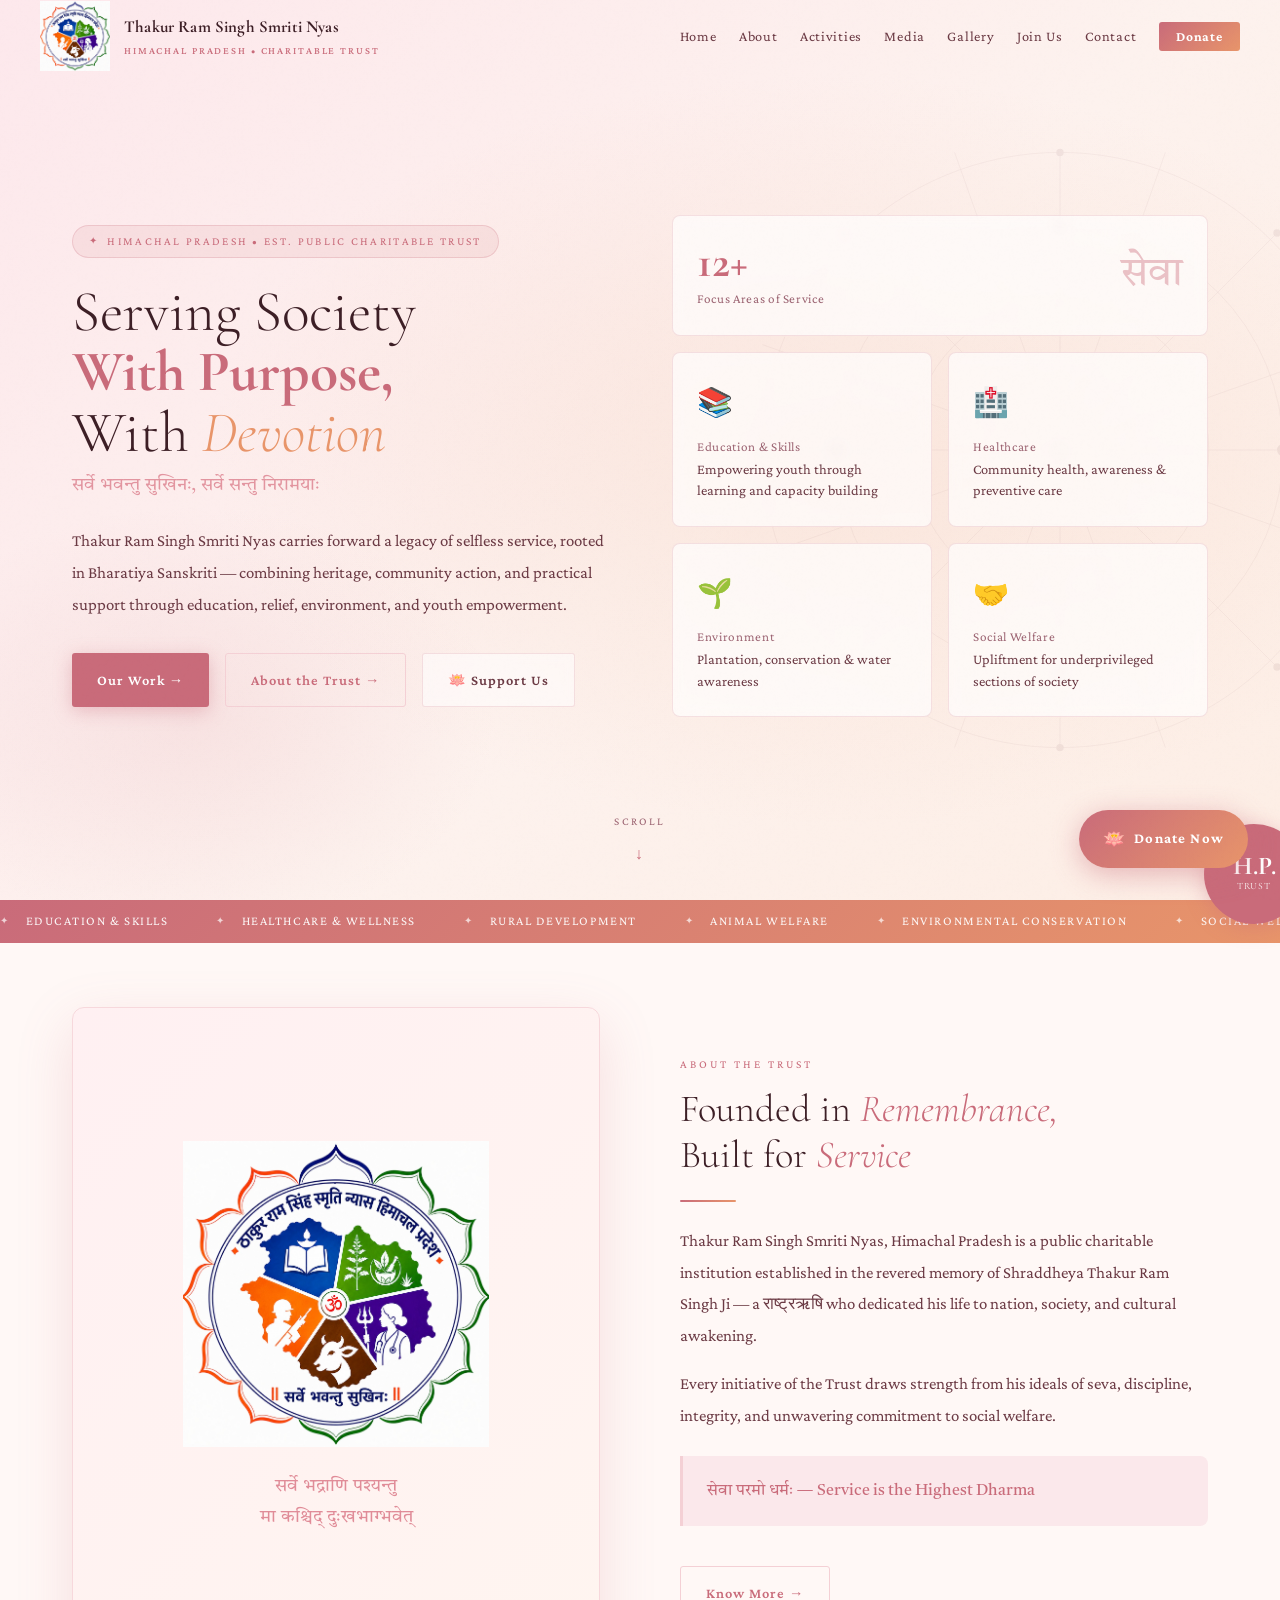
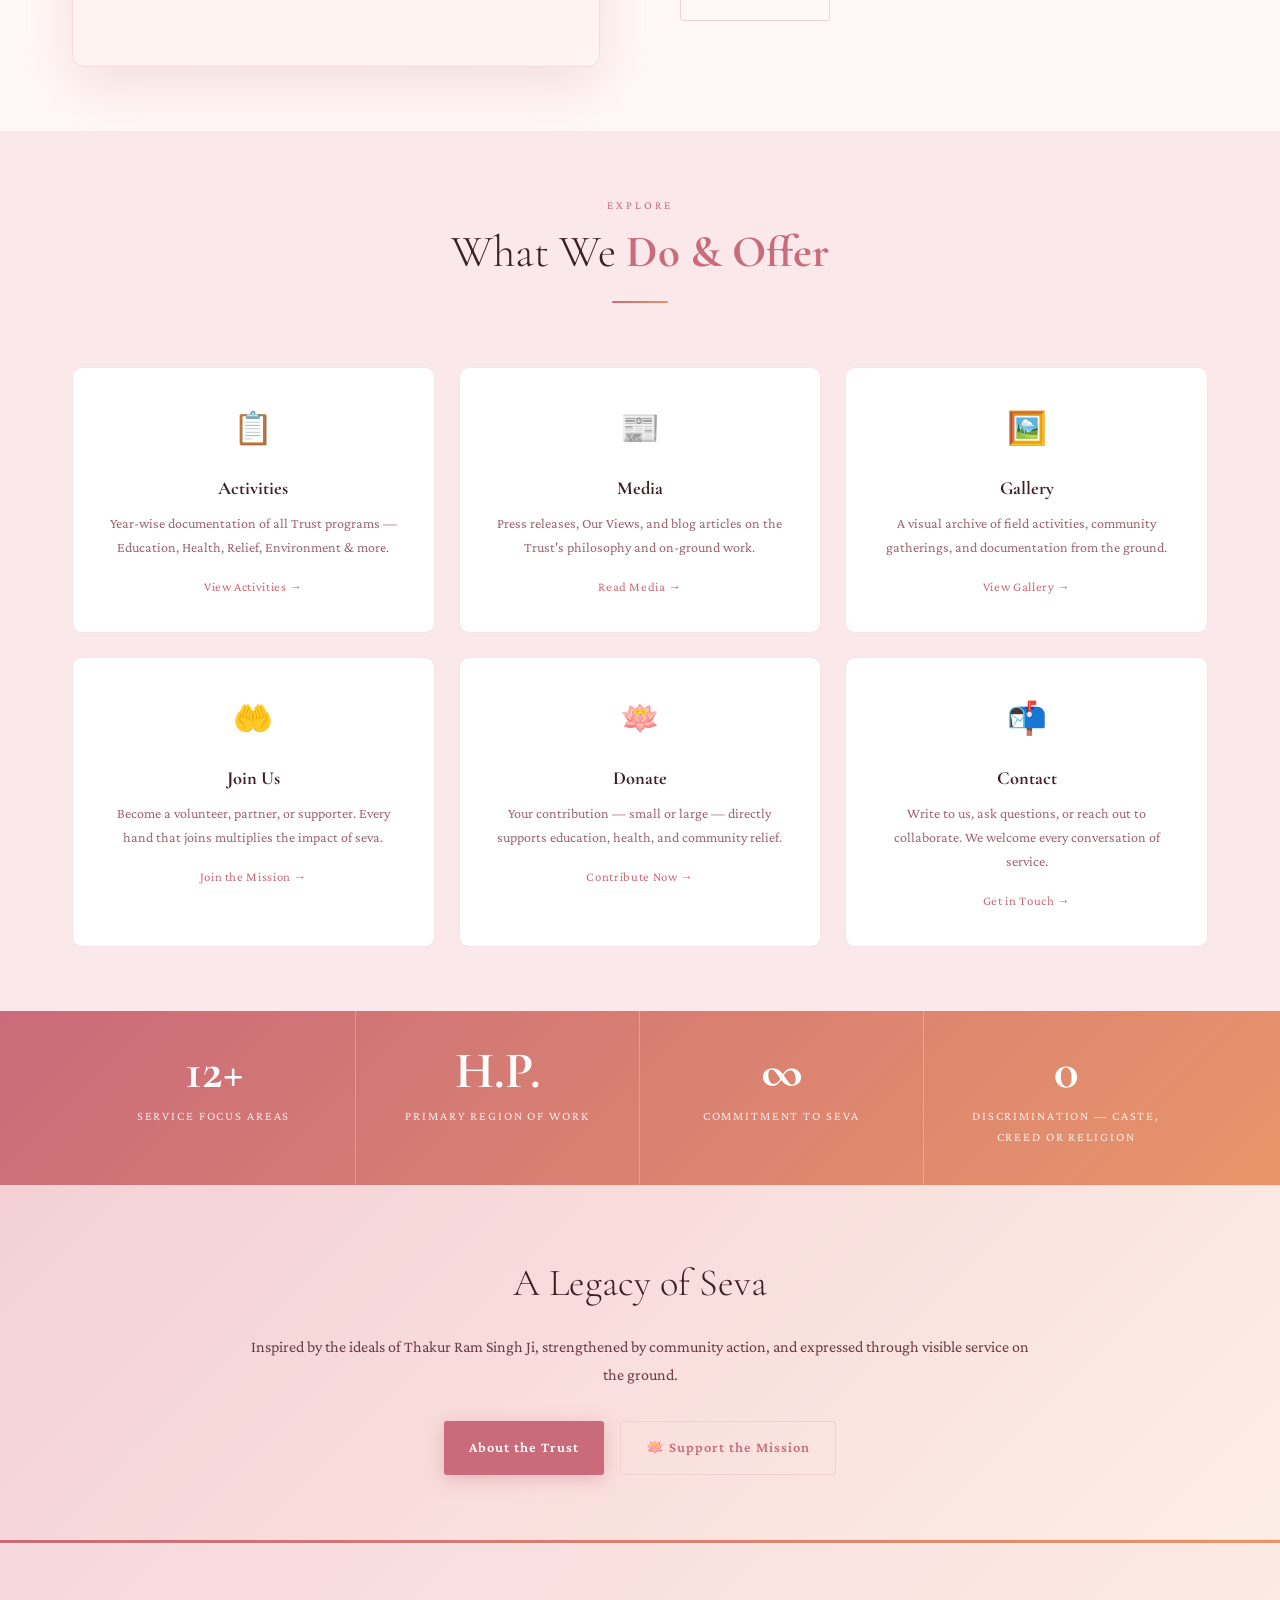
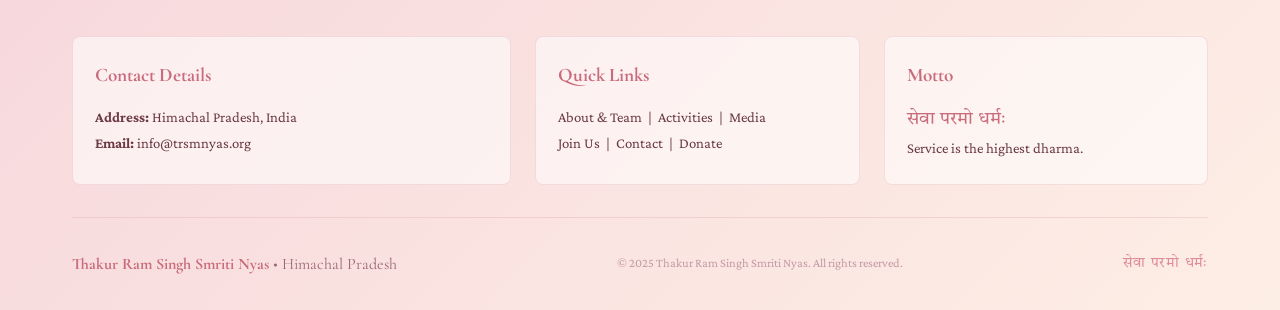
<file: index.html>
<!DOCTYPE html>
<html lang="en">
<head>
<meta charset="UTF-8">
<meta name="viewport" content="width=device-width, initial-scale=1.0">
<title>Thakur Ram Singh Smriti Nyas | सेवा परमो धर्मः</title>
<link rel="preconnect" href="https://fonts.googleapis.com">
<link href="https://fonts.googleapis.com/css2?family=Cormorant+Garamond:ital,wght@0,300;0,400;0,600;0,700;1,300;1,400&family=Crimson+Pro:ital,wght@0,300;0,400;0,600;1,400&family=Tiro+Devanagari+Sanskrit&display=swap" rel="stylesheet">
<link rel="stylesheet" href="assets/css/style.css">
</head>
<body>

<!-- ── FLOATING DONATION BUTTON ── -->
<a href="donate.html" class="donate-float">
  <span class="df-icon">🪷</span> Donate Now
</a>

<nav id="navbar">
  <div class="nav-inner">
    <a href="index.html" class="nav-logo">
      <div class="nav-logo-emblem">
        <img src="assets/images/trust-logo.png"
            alt="Thakur Ram Singh Smriti Nyas Emblem">
      </div>

      <div class="nav-logo-text">
        <span>Thakur Ram Singh Smriti Nyas</span>
        <span>Himachal Pradesh • Charitable Trust</span>
      </div>
    </a>
    <ul class="nav-links">
      <li><a href="index.html">Home</a></li>
      <li><a href="about.html">About</a></li>
      <li><a href="activities.html">Activities</a></li>
      <li><a href="media.html">Media</a></li>
      <li><a href="gallery.html">Gallery</a></li>
      <li><a href="join.html">Join Us</a></li>
      <li><a href="contact.html">Contact</a></li>
      <li><a href="donate.html" class="nav-donate-btn">Donate</a></li>
    </ul>
    <div class="hamburger" onclick="toggleMenu()"><span></span><span></span><span></span></div>
  </div>
</nav>
<div class="mobile-menu" id="mobileMenu">
  <a href="index.html" onclick="toggleMenu()">Home</a>
  <a href="about.html" onclick="toggleMenu()">About</a>
  <a href="activities.html" onclick="toggleMenu()">Activities</a>
  <a href="media.html" onclick="toggleMenu()">Media</a>
  <a href="gallery.html" onclick="toggleMenu()">Gallery</a>
  <a href="join.html" onclick="toggleMenu()">Join Us</a>
  <a href="contact.html" onclick="toggleMenu()">Contact</a>
  <a href="donate.html" onclick="toggleMenu()" style="color:var(--rose);font-weight:700;">Donate →</a>
</div>

<!-- ── HERO ── -->
<section class="hero">
  <div class="hero-bg-pattern"></div>
  <div class="hero-mandala">
    <svg viewBox="0 0 500 500" xmlns="http://www.w3.org/2000/svg" fill="none">
      <circle cx="250" cy="250" r="240" stroke="currentColor" stroke-width="0.5"/>
      <circle cx="250" cy="250" r="180" stroke="currentColor" stroke-width="0.5"/>
      <circle cx="250" cy="250" r="120" stroke="currentColor" stroke-width="0.5"/>
      <circle cx="250" cy="250" r="60" stroke="currentColor" stroke-width="0.5"/>
      <g stroke="currentColor" stroke-width="0.5">
        <line x1="250" y1="10" x2="250" y2="490"/>
        <line x1="10" y1="250" x2="490" y2="250"/>
        <line x1="75" y1="75" x2="425" y2="425"/>
        <line x1="425" y1="75" x2="75" y2="425"/>
        <line x1="10" y1="165" x2="490" y2="335"/>
        <line x1="10" y1="335" x2="490" y2="165"/>
        <line x1="165" y1="10" x2="335" y2="490"/>
        <line x1="335" y1="10" x2="165" y2="490"/>
      </g>
      <g fill="currentColor">
        <circle cx="250" cy="10" r="3"/><circle cx="250" cy="490" r="3"/>
        <circle cx="10" cy="250" r="3"/><circle cx="490" cy="250" r="3"/>
        <circle cx="75" cy="75" r="3"/><circle cx="425" cy="425" r="3"/>
        <circle cx="425" cy="75" r="3"/><circle cx="75" cy="425" r="3"/>
        <circle cx="250" cy="70" r="5"/><circle cx="250" cy="430" r="5"/>
        <circle cx="70" cy="250" r="5"/><circle cx="430" cy="250" r="5"/>
      </g>
    </svg>
  </div>
  <div class="hero-content">
    <div>
      <div class="hero-tag">Himachal Pradesh • Est. Public Charitable Trust</div>
      <h1 class="hero-title">
        Serving Society<br>
        <strong>With Purpose,</strong><br>
        With <em>Devotion</em>
      </h1>
      <p class="hero-subtitle-devan">सर्वे भवन्तु सुखिनः, सर्वे सन्तु निरामयाः</p>
      <p class="hero-desc">
        Thakur Ram Singh Smriti Nyas carries forward a legacy of selfless service,
        rooted in Bharatiya Sanskriti — combining heritage, community action,
        and practical support through education, relief, environment, and youth empowerment.
      </p>
      <div class="hero-actions">
        <a href="activities.html" class="btn-primary">Our Work →</a>
        <a href="about.html" class="btn-outline">About the Trust →</a>
        <a href="donate.html" class="btn-soft">🪷 Support Us</a>
      </div>
    </div>
    <div class="hero-right">
      <div class="hero-stat-card">
        <div>
          <div class="hero-stat-num">12+</div>
          <div class="hero-stat-label">Focus Areas of Service</div>
        </div>
        <div style="margin-left:auto;font-family:var(--ff-devan);font-size:2.5rem;color:var(--rose);opacity:0.4">सेवा</div>
      </div>
      <div class="hero-stat-card"><div class="hero-stat-icon">📚</div><div class="hero-stat-label">Education & Skills</div><p class="hero-stat-text">Empowering youth through learning and capacity building</p></div>
      <div class="hero-stat-card"><div class="hero-stat-icon">🏥</div><div class="hero-stat-label">Healthcare</div><p class="hero-stat-text">Community health, awareness & preventive care</p></div>
      <div class="hero-stat-card"><div class="hero-stat-icon">🌱</div><div class="hero-stat-label">Environment</div><p class="hero-stat-text">Plantation, conservation & water awareness</p></div>
      <div class="hero-stat-card"><div class="hero-stat-icon">🤝</div><div class="hero-stat-label">Social Welfare</div><p class="hero-stat-text">Upliftment for underprivileged sections of society</p></div>
    </div>
  </div>
  <a class="hero-scroll" href="#intro">Scroll</a>
</section>

<!-- ── MARQUEE ── -->
<div class="marquee-strip">
  <div class="marquee-track">
    <span class="marquee-item">Education & Skills</span>
    <span class="marquee-item">Healthcare & Wellness</span>
    <span class="marquee-item">Rural Development</span>
    <span class="marquee-item">Animal Welfare</span>
    <span class="marquee-item">Environmental Conservation</span>
    <span class="marquee-item">Social Welfare</span>
    <span class="marquee-item">Youth Empowerment</span>
    <span class="marquee-item">Culture & Heritage</span>
    <span class="marquee-item">Disaster Relief</span>
    <span class="marquee-item">सेवा परमो धर्मः</span>
    <span class="marquee-item">Education & Skills</span>
    <span class="marquee-item">Healthcare & Wellness</span>
    <span class="marquee-item">Rural Development</span>
    <span class="marquee-item">Animal Welfare</span>
    <span class="marquee-item">Environmental Conservation</span>
    <span class="marquee-item">Social Welfare</span>
    <span class="marquee-item">Youth Empowerment</span>
    <span class="marquee-item">Culture & Heritage</span>
    <span class="marquee-item">Disaster Relief</span>
    <span class="marquee-item">सेवा परमो धर्मः</span>
  </div>
</div>

<!-- ── BRIEF INTRO ── -->
<section id="intro" class="section" style="padding:4rem 0;">
  <div class="container">
    <div class="about-grid">
      <div class="about-visual fade-in">
        <div class="about-img-frame">
          <div class="about-img-inner">
            <img src="assets/images/trust-logo.png"
                alt="Thakur Ram Singh Smriti Nyas Emblem"
                class="about-emblem">

            <p>सर्वे भद्राणि पश्यन्तु<br>मा कश्चिद् दुःखभाग्भवेत्</p>
          </div>
        </div>
  <div class="about-badge"><span>H.P.</span><span>Trust</span></div>
      </div>
      <div class="about-content fade-in">
        <span class="section-label">About the Trust</span>
        <h2>Founded in <em>Remembrance,</em><br>Built for <em>Service</em></h2>
        <div class="divider"></div>
        <p>Thakur Ram Singh Smriti Nyas, Himachal Pradesh is a public charitable institution established in the revered memory of Shraddheya Thakur Ram Singh Ji — a राष्ट्रऋषि who dedicated his life to nation, society, and cultural awakening.</p>
        <p>Every initiative of the Trust draws strength from his ideals of seva, discipline, integrity, and unwavering commitment to social welfare.</p>
        <div class="about-shloka"><p>सेवा परमो धर्मः — Service is the Highest Dharma</p></div>
        <a href="about.html" class="btn-outline" style="margin-top:1rem;">Know More →</a>
      </div>
    </div>
  </div>
</section>

<!-- ── QUICK LINKS TEASERS ── -->
<section class="section" style="background:var(--blush);padding:4rem 0;">
  <div class="container">
    <div class="section-header fade-in">
      <span class="section-label">Explore</span>
      <h2>What We <strong>Do & Offer</strong></h2>
      <div class="divider center"></div>
    </div>
    <div class="home-teaser-grid">
      <div class="home-teaser fade-in">
        <div class="home-teaser-icon">📋</div>
        <h3>Activities</h3>
        <p>Year-wise documentation of all Trust programs — Education, Health, Relief, Environment & more.</p>
        <a href="activities.html" class="home-teaser-link">View Activities →</a>
      </div>
      <div class="home-teaser fade-in fade-in-delay-1">
        <div class="home-teaser-icon">📰</div>
        <h3>Media</h3>
        <p>Press releases, Our Views, and blog articles on the Trust's philosophy and on-ground work.</p>
        <a href="media.html" class="home-teaser-link">Read Media →</a>
      </div>
      <div class="home-teaser fade-in fade-in-delay-2">
        <div class="home-teaser-icon">🖼️</div>
        <h3>Gallery</h3>
        <p>A visual archive of field activities, community gatherings, and documentation from the ground.</p>
        <a href="gallery.html" class="home-teaser-link">View Gallery →</a>
      </div>
      <div class="home-teaser fade-in">
        <div class="home-teaser-icon">🤲</div>
        <h3>Join Us</h3>
        <p>Become a volunteer, partner, or supporter. Every hand that joins multiplies the impact of seva.</p>
        <a href="join.html" class="home-teaser-link">Join the Mission →</a>
      </div>
      <div class="home-teaser fade-in fade-in-delay-1">
        <div class="home-teaser-icon">🪷</div>
        <h3>Donate</h3>
        <p>Your contribution — small or large — directly supports education, health, and community relief.</p>
        <a href="donate.html" class="home-teaser-link">Contribute Now →</a>
      </div>
      <div class="home-teaser fade-in fade-in-delay-2">
        <div class="home-teaser-icon">📬</div>
        <h3>Contact</h3>
        <p>Write to us, ask questions, or reach out to collaborate. We welcome every conversation of service.</p>
        <a href="contact.html" class="home-teaser-link">Get in Touch →</a>
      </div>
    </div>
  </div>
</section>

<!-- ── STATS ── -->
<section class="stats-strip">
  <div class="container">
    <div class="impact-grid">
      <div class="impact-item"><div class="impact-num">12+</div><div class="impact-label">Service Focus Areas</div></div>
      <div class="impact-item"><div class="impact-num">H.P.</div><div class="impact-label">Primary Region of Work</div></div>
      <div class="impact-item"><div class="impact-num">∞</div><div class="impact-label">Commitment to Seva</div></div>
      <div class="impact-item"><div class="impact-num">0</div><div class="impact-label">Discrimination — Caste, Creed or Religion</div></div>
    </div>
  </div>
</section>

<!-- ── BANNER ── -->
<section class="banner">
  <div class="container">
    <h2>A Legacy of Seva</h2>
    <p>Inspired by the ideals of Thakur Ram Singh Ji, strengthened by community action, and expressed through visible service on the ground.</p>
    <div style="margin-top:2rem;display:flex;gap:1rem;justify-content:center;flex-wrap:wrap;">
      <a href="about.html" class="btn-primary">About the Trust</a>
      <a href="donate.html" class="btn-outline">🪷 Support the Mission</a>
    </div>
  </div>
</section>

<!-- ── FOOTER ── -->
<div class="contact-shell" style="padding:3rem 0 2rem;">
  <div class="container">
    <div class="footer-columns">
      <div class="footer-panel">
        <h4>Contact Details</h4>
        <p><strong>Address:</strong> Himachal Pradesh, India</p>
        <p><strong>Email:</strong> info@trsmnyas.org</p>
      </div>
      <div class="footer-panel">
        <h4>Quick Links</h4>
        <p><a href="about.html">About & Team</a> &nbsp;|&nbsp; <a href="activities.html">Activities</a> &nbsp;|&nbsp; <a href="media.html">Media</a></p>
        <p><a href="join.html">Join Us</a> &nbsp;|&nbsp; <a href="contact.html">Contact</a> &nbsp;|&nbsp; <a href="donate.html">Donate</a></p>
      </div>
      <div class="footer-panel">
        <h4>Motto</h4>
        <p style="font-family:var(--ff-devan); color:var(--rose);font-size:1.1rem;">सेवा परमो धर्मः</p>
        <p>Service is the highest dharma.</p>
      </div>
    </div>
    <div class="footer-bottom">
      <div class="footer-logo-text"><strong>Thakur Ram Singh Smriti Nyas</strong> • Himachal Pradesh</div>
      <div class="footer-copy">© 2025 Thakur Ram Singh Smriti Nyas. All rights reserved.</div>
      <div class="footer-shloka">सेवा परमो धर्मः</div>
    </div>
  </div>
</div>

<script src="assets/js/main.js"></script>
</body>
</html>
</file>
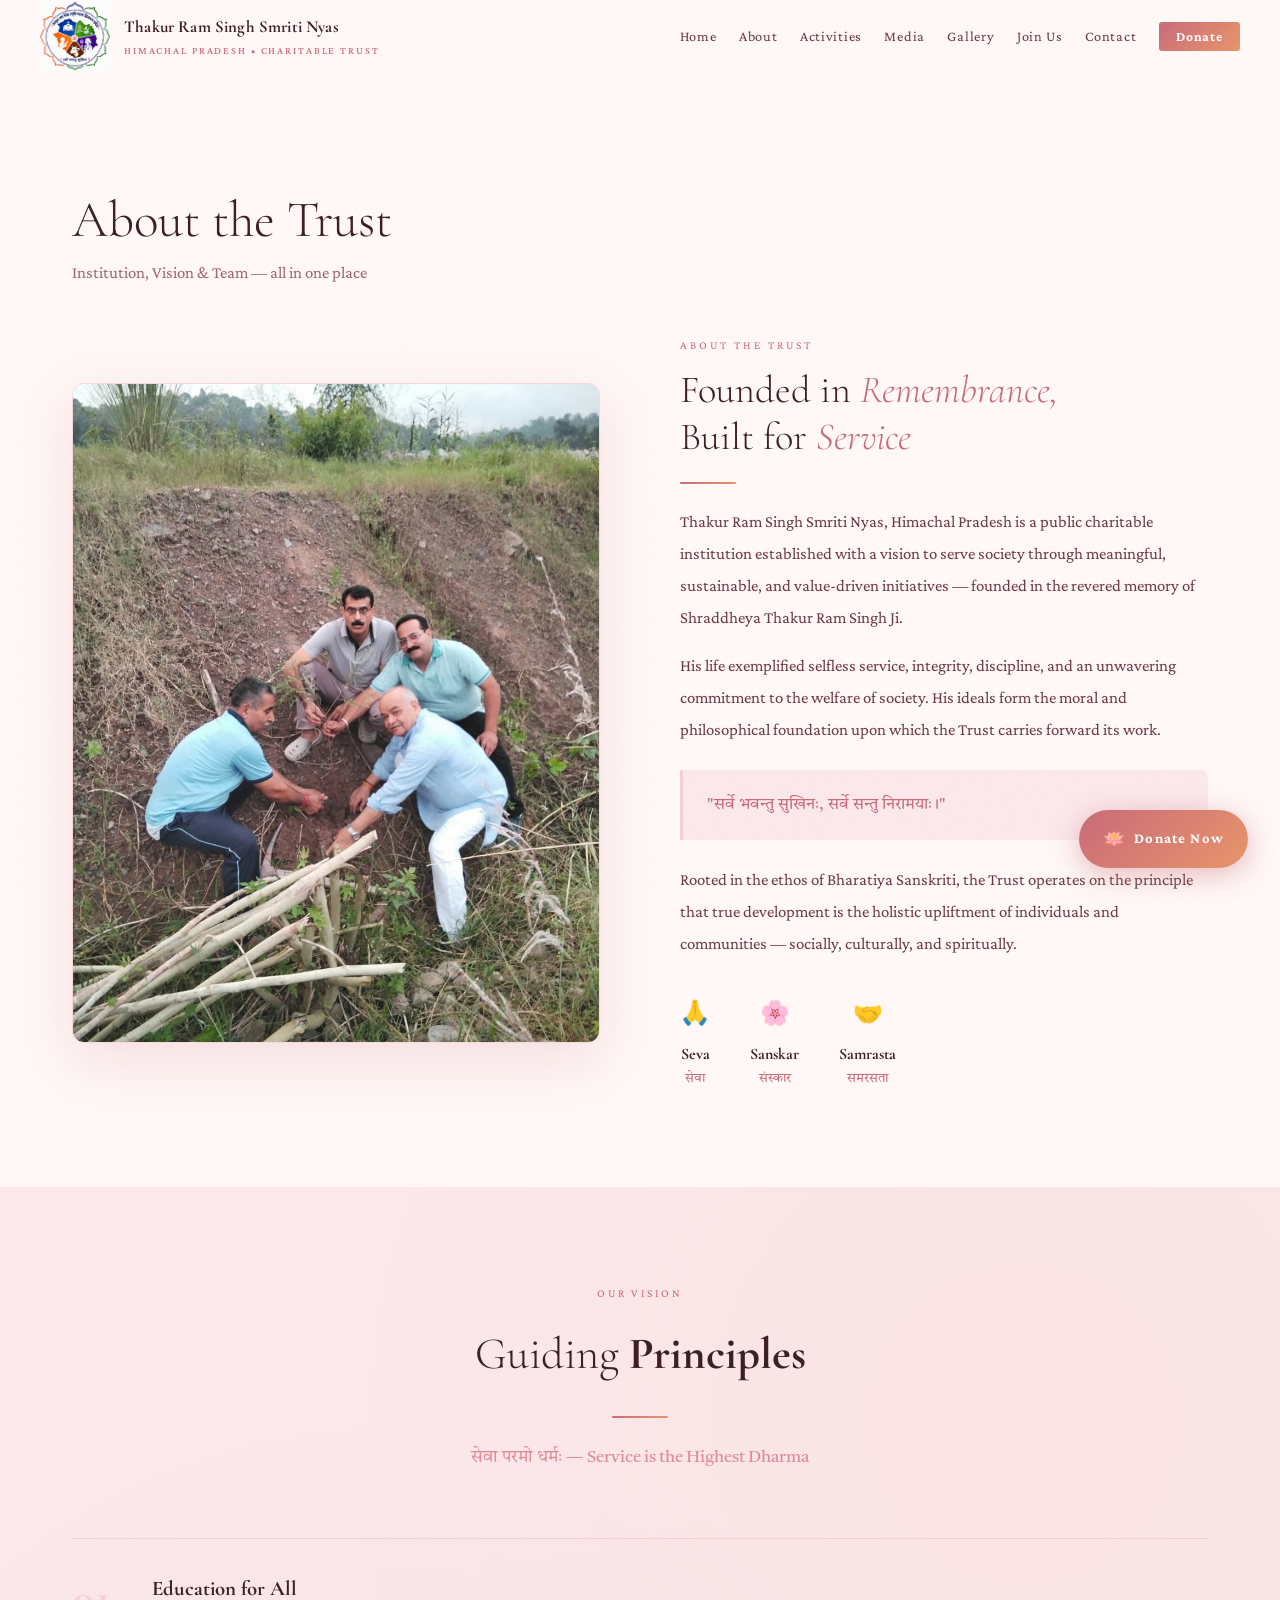
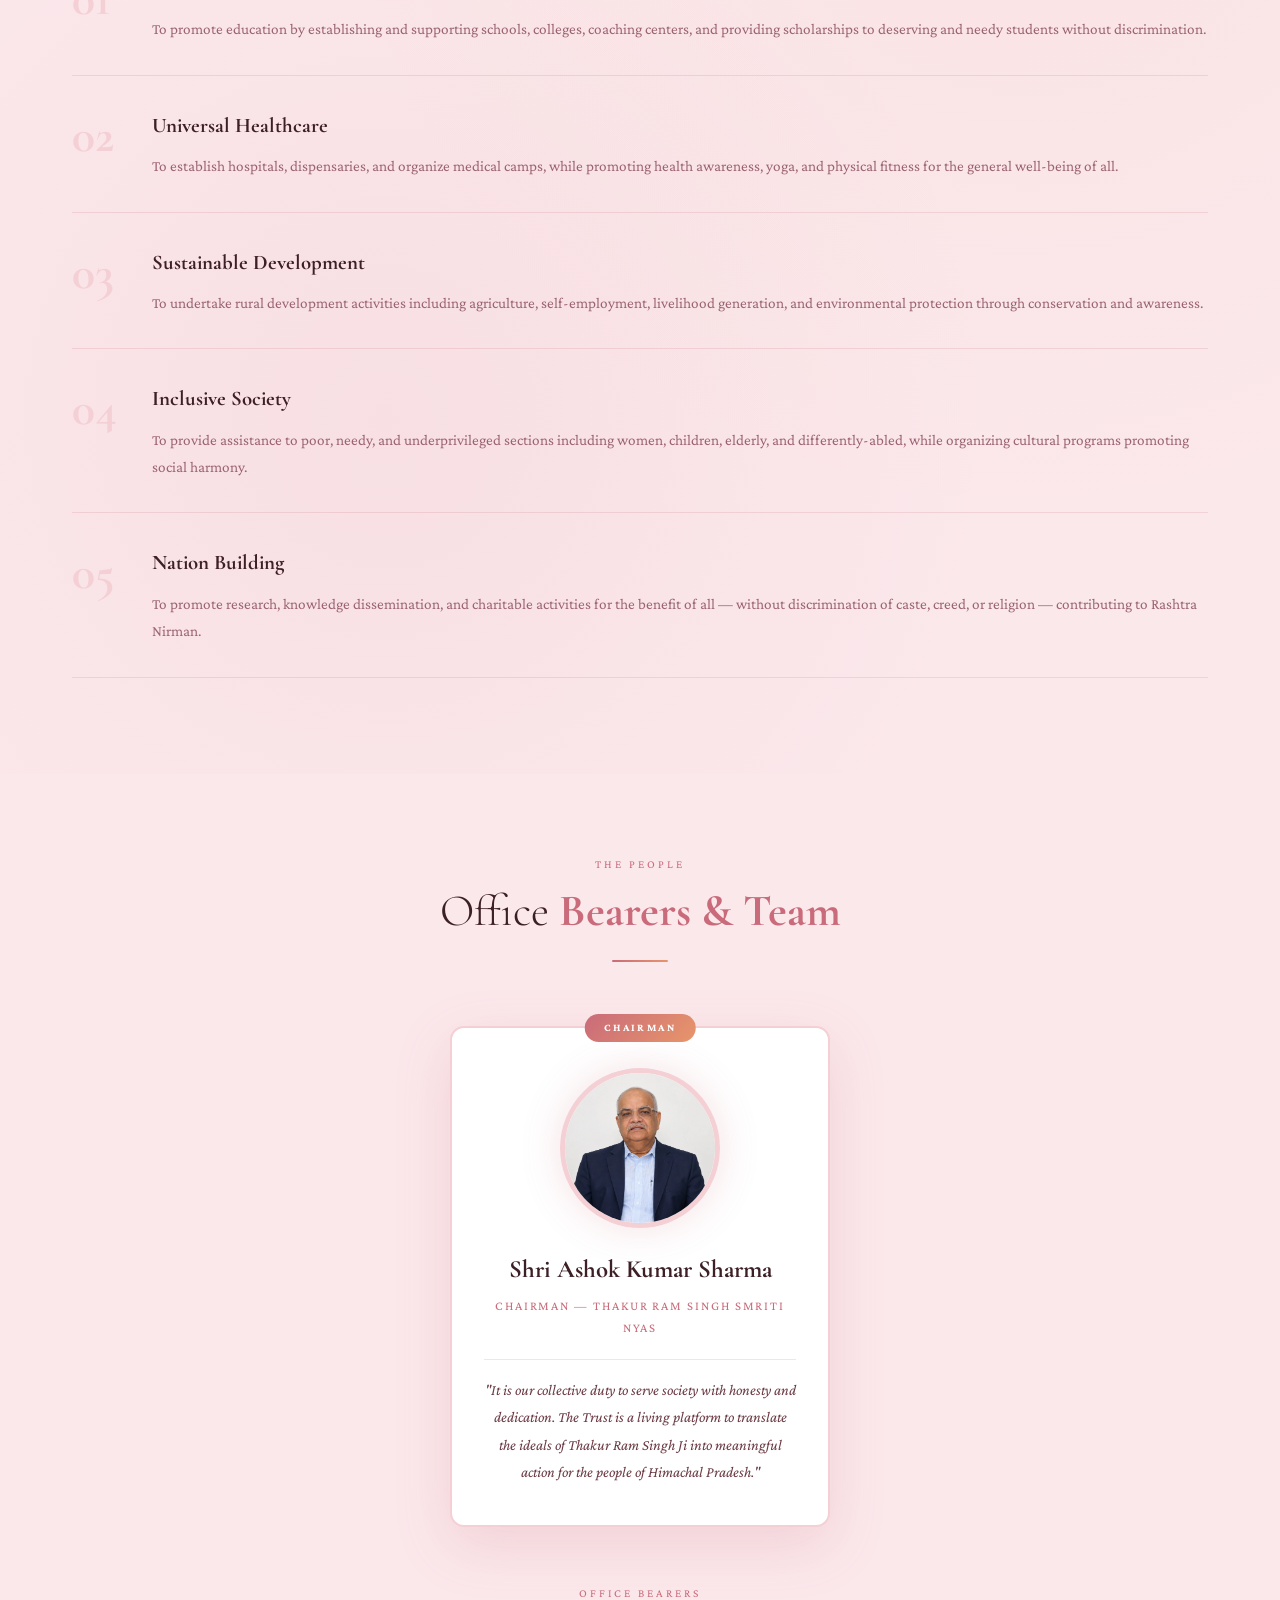
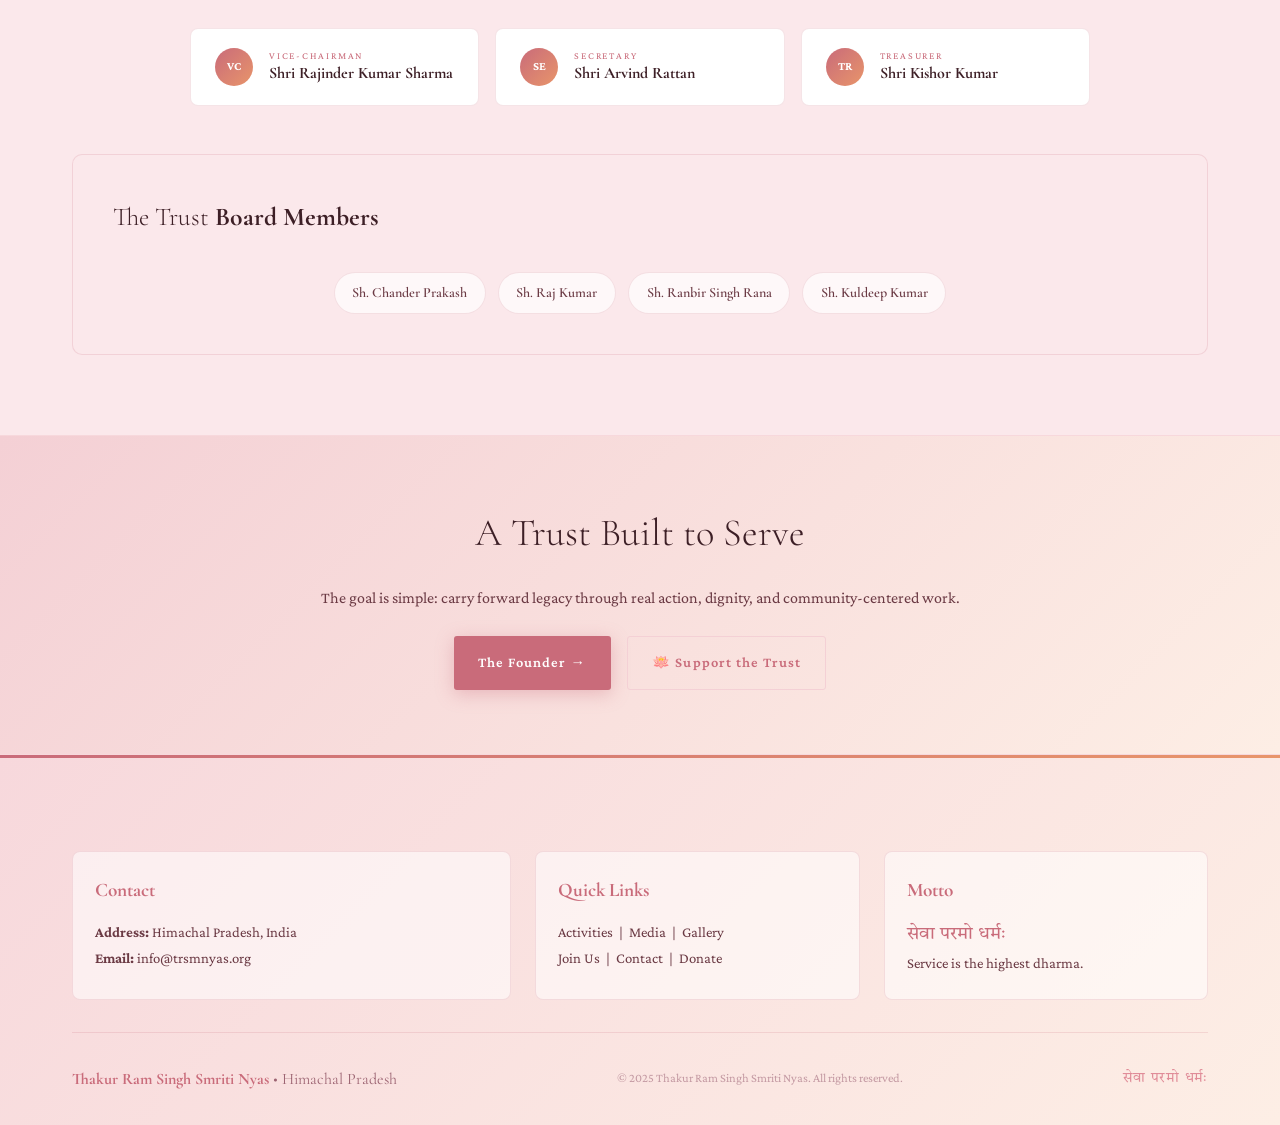
<file: about.html>
<!DOCTYPE html>
<html lang="en">
<head>
<meta charset="UTF-8">
<meta name="viewport" content="width=device-width, initial-scale=1.0">
<title>About | Thakur Ram Singh Smriti Nyas</title>
<link rel="preconnect" href="https://fonts.googleapis.com">
<link href="https://fonts.googleapis.com/css2?family=Cormorant+Garamond:ital,wght@0,300;0,400;0,600;0,700;1,300;1,400&family=Crimson+Pro:ital,wght@0,300;0,400;0,600;1,400&family=Tiro+Devanagari+Sanskrit&display=swap" rel="stylesheet">
<link rel="stylesheet" href="assets/css/style.css">
</head>
<body>

<a href="donate.html" class="donate-float"><span class="df-icon">🪷</span> Donate Now</a>

<nav id="navbar">
  <div class="nav-inner">
    <a href="index.html" class="nav-logo">
      <div class="nav-logo-emblem">
        <img src="assets/images/trust-logo.png"
            alt="Thakur Ram Singh Smriti Nyas Emblem">
      </div>

      <div class="nav-logo-text">
        <span>Thakur Ram Singh Smriti Nyas</span>
        <span>Himachal Pradesh • Charitable Trust</span>
      </div>
    </a>
    <ul class="nav-links">
      <li><a href="index.html">Home</a></li>
      <li><a href="about.html">About</a></li>
      <li><a href="activities.html">Activities</a></li>
      <li><a href="media.html">Media</a></li>
      <li><a href="gallery.html">Gallery</a></li>
      <li><a href="join.html">Join Us</a></li>
      <li><a href="contact.html">Contact</a></li>
      <li><a href="donate.html" class="nav-donate-btn">Donate</a></li>
    </ul>
    <div class="hamburger" onclick="toggleMenu()"><span></span><span></span><span></span></div>
  </div>
</nav>
<div class="mobile-menu" id="mobileMenu">
  <a href="index.html" onclick="toggleMenu()">Home</a>
  <a href="about.html" onclick="toggleMenu()">About</a>
  <a href="activities.html" onclick="toggleMenu()">Activities</a>
  <a href="media.html" onclick="toggleMenu()">Media</a>
  <a href="gallery.html" onclick="toggleMenu()">Gallery</a>
  <a href="join.html" onclick="toggleMenu()">Join Us</a>
  <a href="contact.html" onclick="toggleMenu()">Contact</a>
  <a href="donate.html" onclick="toggleMenu()" style="color:var(--rose);font-weight:700;">Donate →</a>
</div>

<div class="page">

<!-- ══ SECTION 1: ABOUT THE TRUST ══ -->
<section class="section">
  <div class="container">
    <div class="page-title">About the Trust</div>
    <p class="page-lead">Institution, Vision & Team — all in one place</p>

    <div class="page-split" style="margin-top:3rem;">
      <div class="panel-image fade-in">
        <img src="assets/images/WhatsApp_Image_2026-05-06_at_3.06.17_PM.jpeg" alt="Trust activity" style="width:100%;height:100%;object-fit:cover;opacity:.92;">
      </div>
      <div class="text-block fade-in">
        <span class="section-label">About the Trust</span>
        <h2>Founded in <em>Remembrance,</em><br>Built for <em>Service</em></h2>
        <div class="divider"></div>
        <p>Thakur Ram Singh Smriti Nyas, Himachal Pradesh is a public charitable institution established with a vision to serve society through meaningful, sustainable, and value-driven initiatives — founded in the revered memory of Shraddheya Thakur Ram Singh Ji.</p>
        <p>His life exemplified selfless service, integrity, discipline, and an unwavering commitment to the welfare of society. His ideals form the moral and philosophical foundation upon which the Trust carries forward its work.</p>
        <div class="quote-box"><p>"सर्वे भवन्तु सुखिनः, सर्वे सन्तु निरामयाः।"</p></div>
        <p>Rooted in the ethos of Bharatiya Sanskriti, the Trust operates on the principle that true development is the holistic upliftment of individuals and communities — socially, culturally, and spiritually.</p>
        <div class="about-pillars">
          <div class="pillar"><div class="pillar-icon">🙏</div><span class="pillar-word">Seva</span><span class="pillar-word-devan">सेवा</span></div>
          <div class="pillar"><div class="pillar-icon">🌸</div><span class="pillar-word">Sanskar</span><span class="pillar-word-devan">संस्कार</span></div>
          <div class="pillar"><div class="pillar-icon">🤝</div><span class="pillar-word">Samrasta</span><span class="pillar-word-devan">समरसता</span></div>
        </div>
      </div>
    </div>
  </div>
</section>

<!-- ══ SECTION 2: OUR VISION ══ -->
<section class="vision">
  <div class="container">
    <div class="vision-header fade-in">
      <span class="section-label">Our Vision</span>
      <h2>Guiding <strong>Principles</strong></h2>
      <div class="divider center"></div>
      <div class="big-shloka">सेवा परमो धर्मः — Service is the Highest Dharma</div>
    </div>
    <div class="vision-items">
      <div class="vision-item fade-in">
        <div class="vision-item-num">01</div>
        <div>
          <div class="vision-item-title">Education for All</div>
          <div class="vision-item-desc">To promote education by establishing and supporting schools, colleges, coaching centers, and providing scholarships to deserving and needy students without discrimination.</div>
        </div>
      </div>
      <div class="vision-item fade-in">
        <div class="vision-item-num">02</div>
        <div>
          <div class="vision-item-title">Universal Healthcare</div>
          <div class="vision-item-desc">To establish hospitals, dispensaries, and organize medical camps, while promoting health awareness, yoga, and physical fitness for the general well-being of all.</div>
        </div>
      </div>
      <div class="vision-item fade-in">
        <div class="vision-item-num">03</div>
        <div>
          <div class="vision-item-title">Sustainable Development</div>
          <div class="vision-item-desc">To undertake rural development activities including agriculture, self-employment, livelihood generation, and environmental protection through conservation and awareness.</div>
        </div>
      </div>
      <div class="vision-item fade-in">
        <div class="vision-item-num">04</div>
        <div>
          <div class="vision-item-title">Inclusive Society</div>
          <div class="vision-item-desc">To provide assistance to poor, needy, and underprivileged sections including women, children, elderly, and differently-abled, while organizing cultural programs promoting social harmony.</div>
        </div>
      </div>
      <div class="vision-item fade-in">
        <div class="vision-item-num">05</div>
        <div>
          <div class="vision-item-title">Nation Building</div>
          <div class="vision-item-desc">To promote research, knowledge dissemination, and charitable activities for the benefit of all — without discrimination of caste, creed, or religion — contributing to Rashtra Nirman.</div>
        </div>
      </div>
    </div>
  </div>
</section>

<!-- ══ SECTION 3: TEAM ══ -->
<section class="team-section">
  <div class="container">
    <div class="section-header fade-in">
      <span class="section-label">The People</span>
      <h2>Office <strong>Bearers & Team</strong></h2>
      <div class="divider center"></div>
    </div>

    <!-- Chairman — with photo -->
    <div class="chairman-card fade-in">
      <div class="chairman-photo">
        <!-- Replace src below with actual Ashok Ji photo path if available -->
        <img src="assets/images/thakur.webp" alt="Shri Ashok Kumar Sharma" onerror="this.style.display='none';this.parentElement.innerHTML='👤'">
      </div>
      <div class="chairman-name">Shri Ashok Kumar Sharma</div>
      <div class="chairman-title">Chairman — Thakur Ram Singh Smriti Nyas</div>
      <div class="chairman-msg">
        "It is our collective duty to serve society with honesty and dedication. The Trust is a living platform to translate the ideals of Thakur Ram Singh Ji into meaningful action for the people of Himachal Pradesh."
      </div>
    </div>

    <!-- Other Office Bearers — names only -->
    <div class="section-header fade-in" style="margin-bottom:1.5rem;">
      <span class="section-label">Office Bearers</span>
    </div>
    <div class="bearers-list fade-in">
      <div class="bearer-name-card">
        <div class="bearer-dot">VC</div>
        <div class="bearer-info">
          <span class="bearer-role-lbl">Vice-Chairman</span>
          <span class="bearer-nm">Shri Rajinder Kumar Sharma</span>
        </div>
      </div>
      <div class="bearer-name-card">
        <div class="bearer-dot">SE</div>
        <div class="bearer-info">
          <span class="bearer-role-lbl">Secretary</span>
          <span class="bearer-nm">Shri Arvind Rattan</span>
        </div>
      </div>
      <div class="bearer-name-card">
        <div class="bearer-dot">TR</div>
        <div class="bearer-info">
          <span class="bearer-role-lbl">Treasurer</span>
          <span class="bearer-nm">Shri Kishor Kumar</span>
        </div>
      </div>
    </div>

    <!-- Trust Board -->
    <div class="trust-board fade-in" style="margin-top:2.5rem;">
      <h3>The Trust <strong>Board Members</strong></h3>
      <div class="board-list" style="margin-top:1.5rem;">
        <span class="board-chip">Sh. Chander Prakash</span>
        <span class="board-chip">Sh. Raj Kumar</span>
        <span class="board-chip">Sh. Ranbir Singh Rana</span>
        <span class="board-chip">Sh. Kuldeep Kumar</span>
      </div>
    </div>
  </div>
</section>

<!-- ══ BANNER ══ -->
<section class="banner">
  <div class="container">
    <h2>A Trust Built to Serve</h2>
    <p>The goal is simple: carry forward legacy through real action, dignity, and community-centered work.</p>
    <div style="margin-top:1.5rem;display:flex;gap:1rem;justify-content:center;flex-wrap:wrap;">
      <a href="founder.html" class="btn-primary">The Founder →</a>
      <a href="donate.html" class="btn-outline">🪷 Support the Trust</a>
    </div>
  </div>
</section>

<!-- ══ FOOTER ══ -->
<div class="contact-shell" style="padding:3rem 0 2rem;">
  <div class="container">
    <div class="footer-columns">
      <div class="footer-panel">
        <h4>Contact</h4>
        <p><strong>Address:</strong> Himachal Pradesh, India</p>
        <p><strong>Email:</strong> info@trsmnyas.org</p>
      </div>
      <div class="footer-panel">
        <h4>Quick Links</h4>
        <p><a href="activities.html">Activities</a> &nbsp;|&nbsp; <a href="media.html">Media</a> &nbsp;|&nbsp; <a href="gallery.html">Gallery</a></p>
        <p><a href="join.html">Join Us</a> &nbsp;|&nbsp; <a href="contact.html">Contact</a> &nbsp;|&nbsp; <a href="donate.html">Donate</a></p>
      </div>
      <div class="footer-panel">
        <h4>Motto</h4>
        <p style="font-family:var(--ff-devan); color:var(--rose);font-size:1.1rem;">सेवा परमो धर्मः</p>
        <p>Service is the highest dharma.</p>
      </div>
    </div>
    <div class="footer-bottom">
      <div class="footer-logo-text"><strong>Thakur Ram Singh Smriti Nyas</strong> • Himachal Pradesh</div>
      <div class="footer-copy">© 2025 Thakur Ram Singh Smriti Nyas. All rights reserved.</div>
      <div class="footer-shloka">सेवा परमो धर्मः</div>
    </div>
  </div>
</div>

</div><!-- .page -->
<script src="assets/js/main.js"></script>
</body>
</html>
</file>
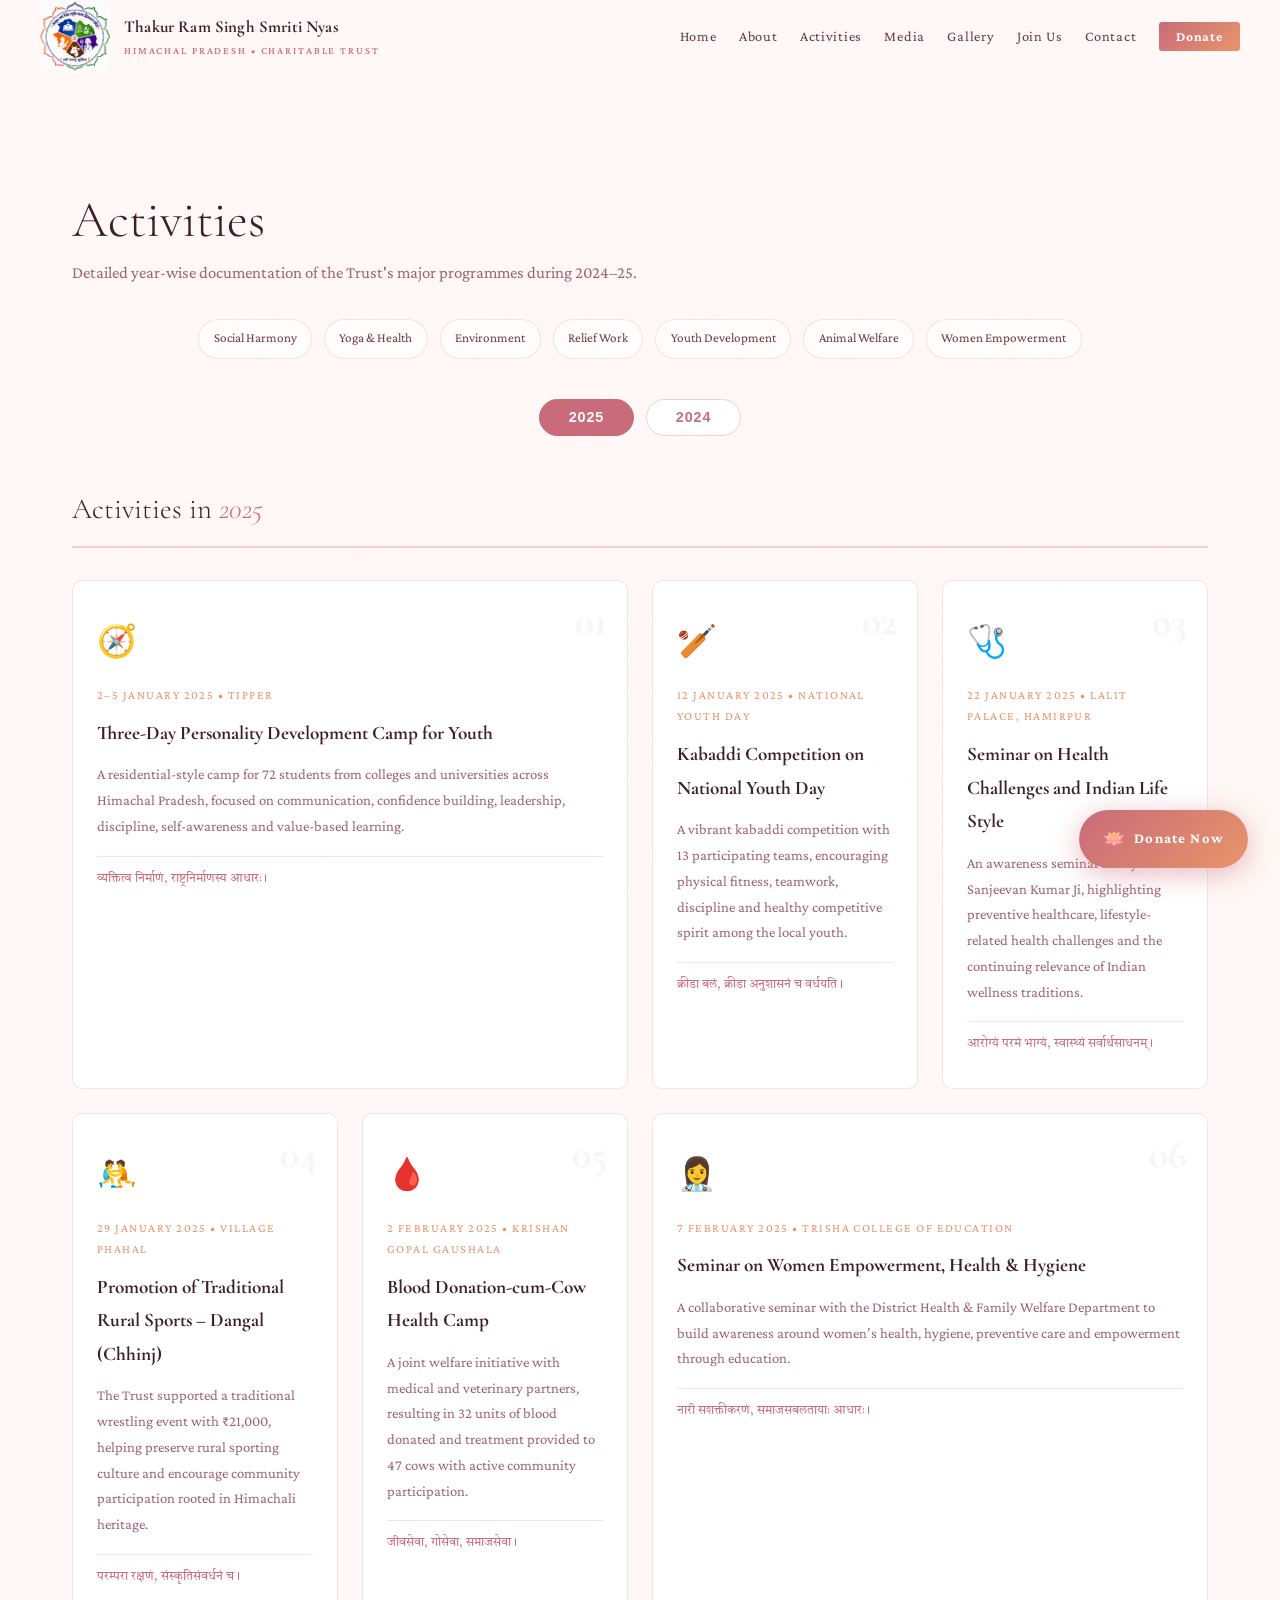
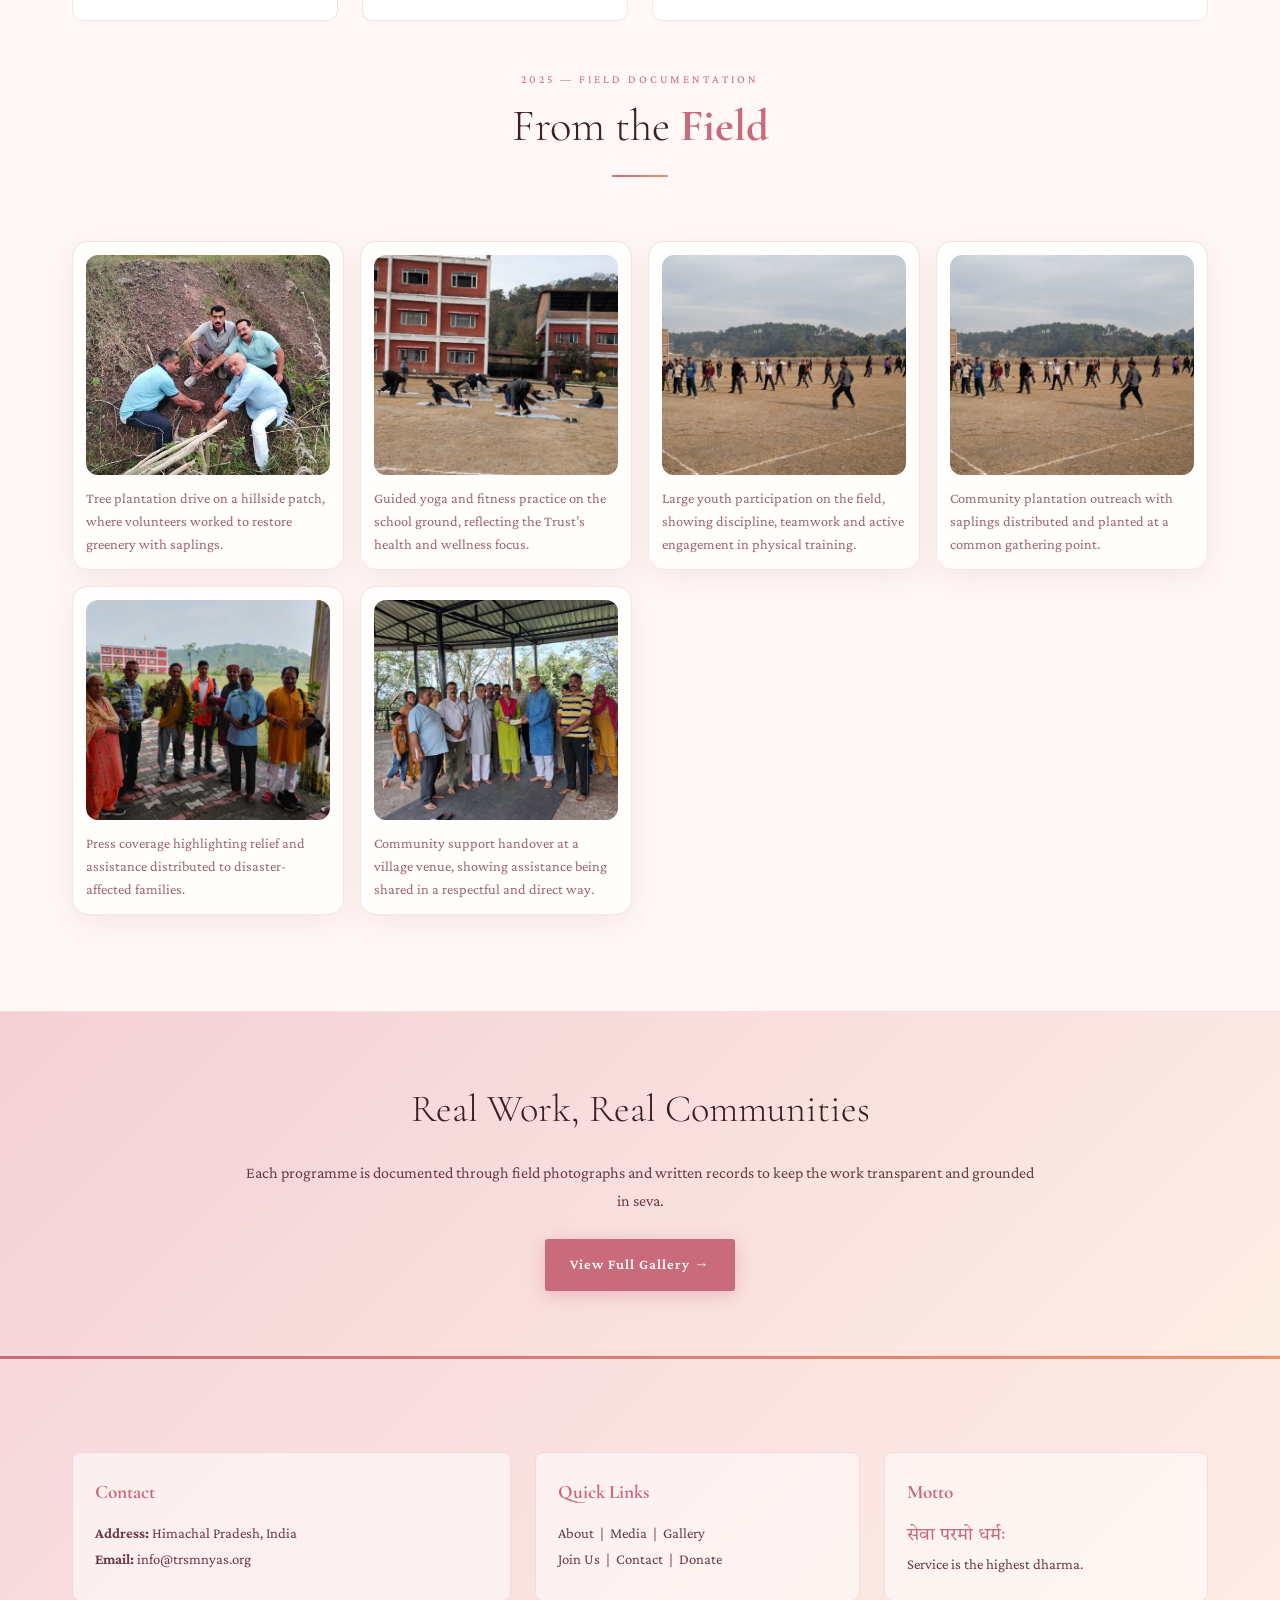
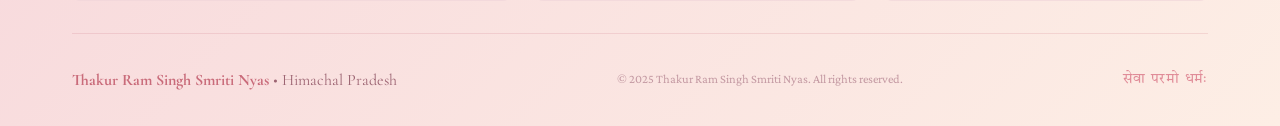
<file: activities.html>
<!DOCTYPE html>
<html lang="en">
<head>
<meta charset="UTF-8">
<meta name="viewport" content="width=device-width, initial-scale=1.0">
<title>Activities | Thakur Ram Singh Smriti Nyas</title>
<link rel="preconnect" href="https://fonts.googleapis.com">
<link href="https://fonts.googleapis.com/css2?family=Cormorant+Garamond:ital,wght@0,300;0,400;0,600;0,700;1,300;1,400&family=Crimson+Pro:ital,wght@0,300;0,400;0,600;1,400&family=Tiro+Devanagari+Sanskrit&display=swap" rel="stylesheet">
<link rel="stylesheet" href="assets/css/style.css">
</head>
<body>

<a href="donate.html" class="donate-float"><span class="df-icon">🪷</span> Donate Now</a>

<nav id="navbar">
  <div class="nav-inner">
    <a href="index.html" class="nav-logo">
      <div class="nav-logo-emblem">
        <img src="assets/images/trust-logo.png"
            alt="Thakur Ram Singh Smriti Nyas Emblem">
      </div>

      <div class="nav-logo-text">
        <span>Thakur Ram Singh Smriti Nyas</span>
        <span>Himachal Pradesh • Charitable Trust</span>
      </div>
    </a>
    <ul class="nav-links">
      <li><a href="index.html">Home</a></li>
      <li><a href="about.html">About</a></li>
      <li><a href="activities.html">Activities</a></li>
      <li><a href="media.html">Media</a></li>
      <li><a href="gallery.html">Gallery</a></li>
      <li><a href="join.html">Join Us</a></li>
      <li><a href="contact.html">Contact</a></li>
      <li><a href="donate.html" class="nav-donate-btn">Donate</a></li>
    </ul>
    <div class="hamburger" onclick="toggleMenu()"><span></span><span></span><span></span></div>
  </div>
</nav>
<div class="mobile-menu" id="mobileMenu">
  <a href="index.html" onclick="toggleMenu()">Home</a>
  <a href="about.html" onclick="toggleMenu()">About</a>
  <a href="activities.html" onclick="toggleMenu()">Activities</a>
  <a href="media.html" onclick="toggleMenu()">Media</a>
  <a href="gallery.html" onclick="toggleMenu()">Gallery</a>
  <a href="join.html" onclick="toggleMenu()">Join Us</a>
  <a href="contact.html" onclick="toggleMenu()">Contact</a>
  <a href="donate.html" onclick="toggleMenu()" style="color:var(--rose);font-weight:700;">Donate →</a>
</div>

<div class="page">
<section class="section">
  <div class="container">
    <div class="page-title">Activities</div>
    <p class="page-lead">Detailed year-wise documentation of the Trust's major programmes during 2024–25.</p>

    <div class="gallery-tags" style="margin-top:2rem;">
      <span class="gallery-tag">Social Harmony</span>
      <span class="gallery-tag">Yoga & Health</span>
      <span class="gallery-tag">Environment</span>
      <span class="gallery-tag">Relief Work</span>
      <span class="gallery-tag">Youth Development</span>
      <span class="gallery-tag">Animal Welfare</span>
      <span class="gallery-tag">Women Empowerment</span>
    </div>

    <div class="year-tabs" style="margin-top:2.5rem;">
      <button class="year-tab active" onclick="showYear('y2025',this)">2025</button>
      <button class="year-tab" onclick="showYear('y2024',this)">2024</button>
    </div>

    <div class="year-panel active" id="y2025">
      <div class="year-heading">Activities in <em>2025</em></div>
      <div class="activities-grid">
        <div class="activity-card fade-in">
          <span class="card-num">01</span>
          <div class="card-icon">🧭</div>
          <div class="card-meta">2–5 January 2025 • Tipper</div>
          <div class="card-title">Three-Day Personality Development Camp for Youth</div>
          <div class="card-desc">A residential-style camp for 72 students from colleges and universities across Himachal Pradesh, focused on communication, confidence building, leadership, discipline, self-awareness and value-based learning.</div>
          <div class="card-shloka">व्यक्तित्व निर्माणं, राष्ट्रनिर्माणस्य आधारः।</div>
        </div>
        <div class="activity-card fade-in fade-in-delay-1">
          <span class="card-num">02</span>
          <div class="card-icon">🏏</div>
          <div class="card-meta">12 January 2025 • National Youth Day</div>
          <div class="card-title">Kabaddi Competition on National Youth Day</div>
          <div class="card-desc">A vibrant kabaddi competition with 13 participating teams, encouraging physical fitness, teamwork, discipline and healthy competitive spirit among the local youth.</div>
          <div class="card-shloka">क्रीडा बलं, क्रीडा अनुशासनं च वर्धयति।</div>
        </div>
        <div class="activity-card fade-in fade-in-delay-2">
          <span class="card-num">03</span>
          <div class="card-icon">🩺</div>
          <div class="card-meta">22 January 2025 • Lalit Palace, Hamirpur</div>
          <div class="card-title">Seminar on Health Challenges and Indian Life Style</div>
          <div class="card-desc">An awareness seminar led by Sh. Sanjeevan Kumar Ji, highlighting preventive healthcare, lifestyle-related health challenges and the continuing relevance of Indian wellness traditions.</div>
          <div class="card-shloka">आरोग्यं परमं भाग्यं, स्वास्थ्यं सर्वार्थसाधनम्।</div>
        </div>
        <div class="activity-card fade-in fade-in-delay-1">
          <span class="card-num">04</span>
          <div class="card-icon">🤼</div>
          <div class="card-meta">29 January 2025 • Village Phahal</div>
          <div class="card-title">Promotion of Traditional Rural Sports – Dangal (Chhinj)</div>
          <div class="card-desc">The Trust supported a traditional wrestling event with ₹21,000, helping preserve rural sporting culture and encourage community participation rooted in Himachali heritage.</div>
          <div class="card-shloka">परम्परा रक्षणं, संस्कृतिसंवर्धनं च।</div>
        </div>
        <div class="activity-card fade-in fade-in-delay-2">
          <span class="card-num">05</span>
          <div class="card-icon">🩸</div>
          <div class="card-meta">2 February 2025 • Krishan Gopal Gaushala</div>
          <div class="card-title">Blood Donation-cum-Cow Health Camp</div>
          <div class="card-desc">A joint welfare initiative with medical and veterinary partners, resulting in 32 units of blood donated and treatment provided to 47 cows with active community participation.</div>
          <div class="card-shloka">जीवसेवा, गोसेवा, समाजसेवा।</div>
        </div>
        <div class="activity-card fade-in fade-in-delay-3">
          <span class="card-num">06</span>
          <div class="card-icon">👩‍⚕️</div>
          <div class="card-meta">7 February 2025 • Trisha College of Education</div>
          <div class="card-title">Seminar on Women Empowerment, Health & Hygiene</div>
          <div class="card-desc">A collaborative seminar with the District Health & Family Welfare Department to build awareness around women’s health, hygiene, preventive care and empowerment through education.</div>
          <div class="card-shloka">नारी सशक्तीकरणं, समाजसबलतायाः आधारः।</div>
        </div>
      </div>

      <div style="margin-top:3rem;">
        <div class="section-header fade-in">
          <span class="section-label">2025 — Field Documentation</span>
          <h2>From the <strong>Field</strong></h2>
          <div class="divider center"></div>
        </div>
        <div class="photo-grid">
          <figure class="photo-card fade-in">
            <img src="assets/images/WhatsApp_Image_2026-05-06_at_3.06.17_PM.jpeg" alt="Tree plantation drive in a hillside area">
            <figcaption>Tree plantation drive on a hillside patch, where volunteers worked to restore greenery with saplings.</figcaption>
          </figure>
          <figure class="photo-card fade-in">
            <img src="assets/images/WhatsApp_Image_2026-05-06_at_3.06.19_PM.jpeg" alt="Outdoor yoga and fitness session">
            <figcaption>Guided yoga and fitness practice on the school ground, reflecting the Trust’s health and wellness focus.</figcaption>
          </figure>
          <figure class="photo-card fade-in">
            <img src="assets/images/WhatsApp_Image_2026-05-06_at_3.06.22_PM.jpeg" alt="Youth group participating in physical training">
            <figcaption>Large youth participation on the field, showing discipline, teamwork and active engagement in physical training.</figcaption>
          </figure>
          <figure class="photo-card fade-in">
            <img src="assets/images/WhatsApp_Image_2026-05-06_at_3.06.22_PM_(1).jpeg" alt="Sapling distribution and community participation">
            <figcaption>Community plantation outreach with saplings distributed and planted at a common gathering point.</figcaption>
          </figure>
          <figure class="photo-card fade-in">
            <img src="assets/images/WhatsApp_Image_2026-05-06_at_3.06.24_PM.jpeg" alt="Newspaper coverage of flood relief assistance">
            <figcaption>Press coverage highlighting relief and assistance distributed to disaster-affected families.</figcaption>
          </figure>
          <figure class="photo-card fade-in">
            <img src="assets/images/WhatsApp_Image_2026-05-06_at_3.06.32_PM_(1).jpeg" alt="Community support handover at a village venue">
            <figcaption>Community support handover at a village venue, showing assistance being shared in a respectful and direct way.</figcaption>
          </figure>
        </div>
      </div>
    </div>

    <div class="year-panel" id="y2024">
      <div class="year-heading">Activities in <em>2024</em></div>
      <div class="activities-grid">
        <div class="activity-card fade-in">
          <span class="card-num">01</span>
          <div class="card-icon">🤝</div>
          <div class="card-meta">12 May 2024 • Geeta Bhawan, Nadaun</div>
          <div class="card-title">Seminar on “Samajik Samrasta” (Social Harmony)</div>
          <div class="card-desc">A seminar promoting social harmony, mutual respect and inclusive community development, encouraging unity, equality and collective responsibility among all sections of society.</div>
          <div class="card-shloka">समानता, सौहार्दं, सहयोगश्च समाजस्य बलम्।</div>
        </div>
        <div class="activity-card fade-in fade-in-delay-1">
          <span class="card-num">02</span>
          <div class="card-icon">🧘</div>
          <div class="card-meta">21 June 2024 • Trust Headquarters, Tipper</div>
          <div class="card-title">Celebration of International Yoga Day</div>
          <div class="card-desc">A community yoga programme and awareness session highlighting physical fitness, mental well-being, emotional balance and the daily relevance of yoga in modern life.</div>
          <div class="card-shloka">योगः चित्तवृत्तिनिरोधः।</div>
        </div>
        <div class="activity-card fade-in fade-in-delay-2">
          <span class="card-num">03</span>
          <div class="card-icon">🌱</div>
          <div class="card-meta">July 2024</div>
          <div class="card-title">Tree Plantation Drive</div>
          <div class="card-desc">A plantation initiative featuring herbal, medicinal and indigenous species, strengthening environmental responsibility and awareness around sustainable living.</div>
          <div class="card-shloka">माता भूमिः पुत्रोऽहं पृथिव्याः।</div>
        </div>
        <div class="activity-card fade-in fade-in-delay-1">
          <span class="card-num">04</span>
          <div class="card-icon">🇮🇳</div>
          <div class="card-meta">15 August 2024 • Trust Headquarters, Tipper</div>
          <div class="card-title">Independence Day Celebration</div>
          <div class="card-desc">A patriotic gathering to honour freedom fighters and inspire unity, national pride and social responsibility among trust members and the local community.</div>
          <div class="card-shloka">वन्दे मातरम्, जयतु भारतम्।</div>
        </div>
        <div class="activity-card fade-in fade-in-delay-2">
          <span class="card-num">05</span>
          <div class="card-icon">🛟</div>
          <div class="card-meta">2024–25 • Multiple districts of Himachal Pradesh</div>
          <div class="card-title">Flood Relief and Assistance to Disaster-Affected Families</div>
          <div class="card-desc">Rapid humanitarian relief provided to flood-affected families, with total financial assistance of ₹5,35,000 distributed among nearly 20 needy households across affected districts.</div>
          <div class="card-shloka">आपत्काले सहाय्यं, मानवधर्मस्य शोभा।</div>
        </div>
        <div class="activity-card fade-in fade-in-delay-3">
          <span class="card-num">06</span>
          <div class="card-icon">🧣</div>
          <div class="card-meta">Winter Season 2024–25 • Jasoh, Khudiyana & Badaran</div>
          <div class="card-title">Distribution of Blankets to Underprivileged Families</div>
          <div class="card-desc">Blankets distributed to 26 underprivileged families in Nadaun Block to provide immediate winter relief and comfort during severe seasonal conditions.</div>
          <div class="card-shloka">उष्णता दानं, करुणाया रूपम्।</div>
        </div>
      </div>

      <div style="margin-top:3rem;">
        <div class="section-header fade-in">
          <span class="section-label">2024 — Field Documentation</span>
          <h2>From the <strong>Field</strong></h2>
          <div class="divider center"></div>
        </div>
        <div class="photo-grid">
          <figure class="photo-card fade-in">
            <img src="assets/images/WhatsApp_Image_2026-05-06_at_3.06.33_PM.jpeg" alt="Blanket relief distribution at a community gathering">
            <figcaption>Blanket relief packs arranged for winter support, ready for distribution to families in need.</figcaption>
          </figure>
          <figure class="photo-card fade-in">
            <img src="assets/images/WhatsApp_Image_2026-05-06_at_3.06.36_PM.jpeg" alt="Beneficiary receiving a blanket during relief distribution">
            <figcaption>Warm blanket assistance handed directly to a beneficiary, reflecting the Trust’s hands-on relief approach.</figcaption>
          </figure>
          <figure class="photo-card fade-in">
            <img src="assets/images/WhatsApp_Image_2026-05-06_at_3.06.39_PM.jpeg" alt="Community seminar with a full audience">
            <figcaption>Community awareness seminar held indoors, with a full audience listening to the programme proceedings.</figcaption>
          </figure>
          <figure class="photo-card fade-in">
            <img src="assets/images/WhatsApp_Image_2026-05-06_at_3.06.24_PM.jpeg" alt="Flood relief coverage in the press">
            <figcaption>Press coverage documenting flood relief and the Trust’s response to disaster-affected families.</figcaption>
          </figure>
          <figure class="photo-card fade-in">
            <img src="assets/images/WhatsApp_Image_2026-05-06_at_3.06.22_PM_(1).jpeg" alt="Tree plantation volunteers with saplings">
            <figcaption>Volunteers participating in tree plantation and sapling care as part of the environmental drive.</figcaption>
          </figure>
        </div>
      </div>
    </div>

  </div>
</section>

<section class="banner">
  <div class="container">
    <h2>Real Work, Real Communities</h2>
    <p>Each programme is documented through field photographs and written records to keep the work transparent and grounded in seva.</p>
    <div style="margin-top:1.5rem;">
      <a href="gallery.html" class="btn-primary">View Full Gallery →</a>
    </div>
  </div>
</section>

<div class="contact-shell" style="padding:3rem 0 2rem;">
  <div class="container">
    <div class="footer-columns">
      <div class="footer-panel">
        <h4>Contact</h4>
        <p><strong>Address:</strong> Himachal Pradesh, India</p>
        <p><strong>Email:</strong> info@trsmnyas.org</p>
      </div>
      <div class="footer-panel">
        <h4>Quick Links</h4>
        <p><a href="about.html">About</a> &nbsp;|&nbsp; <a href="media.html">Media</a> &nbsp;|&nbsp; <a href="gallery.html">Gallery</a></p>
        <p><a href="join.html">Join Us</a> &nbsp;|&nbsp; <a href="contact.html">Contact</a> &nbsp;|&nbsp; <a href="donate.html">Donate</a></p>
      </div>
      <div class="footer-panel">
        <h4>Motto</h4>
        <p style="font-family:var(--ff-devan); color:var(--rose);font-size:1.1rem;">सेवा परमो धर्मः</p>
        <p>Service is the highest dharma.</p>
      </div>
    </div>
    <div class="footer-bottom">
      <div class="footer-logo-text"><strong>Thakur Ram Singh Smriti Nyas</strong> • Himachal Pradesh</div>
      <div class="footer-copy">© 2025 Thakur Ram Singh Smriti Nyas. All rights reserved.</div>
      <div class="footer-shloka">सेवा परमो धर्मः</div>
    </div>
  </div>
</div>

<script src="assets/js/main.js"></script>
<script>
function showYear(id, btn) {
  document.querySelectorAll('.year-panel').forEach(p => p.classList.remove('active'));
  document.querySelectorAll('.year-tab').forEach(b => b.classList.remove('active'));
  document.getElementById(id).classList.add('active');
  btn.classList.add('active');
}
</script>
</div><!-- .page -->

<script src="assets/js/main.js"></script>
<script>
function showYear(id, btn) {
  document.querySelectorAll('.year-panel').forEach(p => p.classList.remove('active'));
  document.querySelectorAll('.year-tab').forEach(b => b.classList.remove('active'));
  document.getElementById(id).classList.add('active');
  btn.classList.add('active');
}
</script>
</body>
</html>
</file>
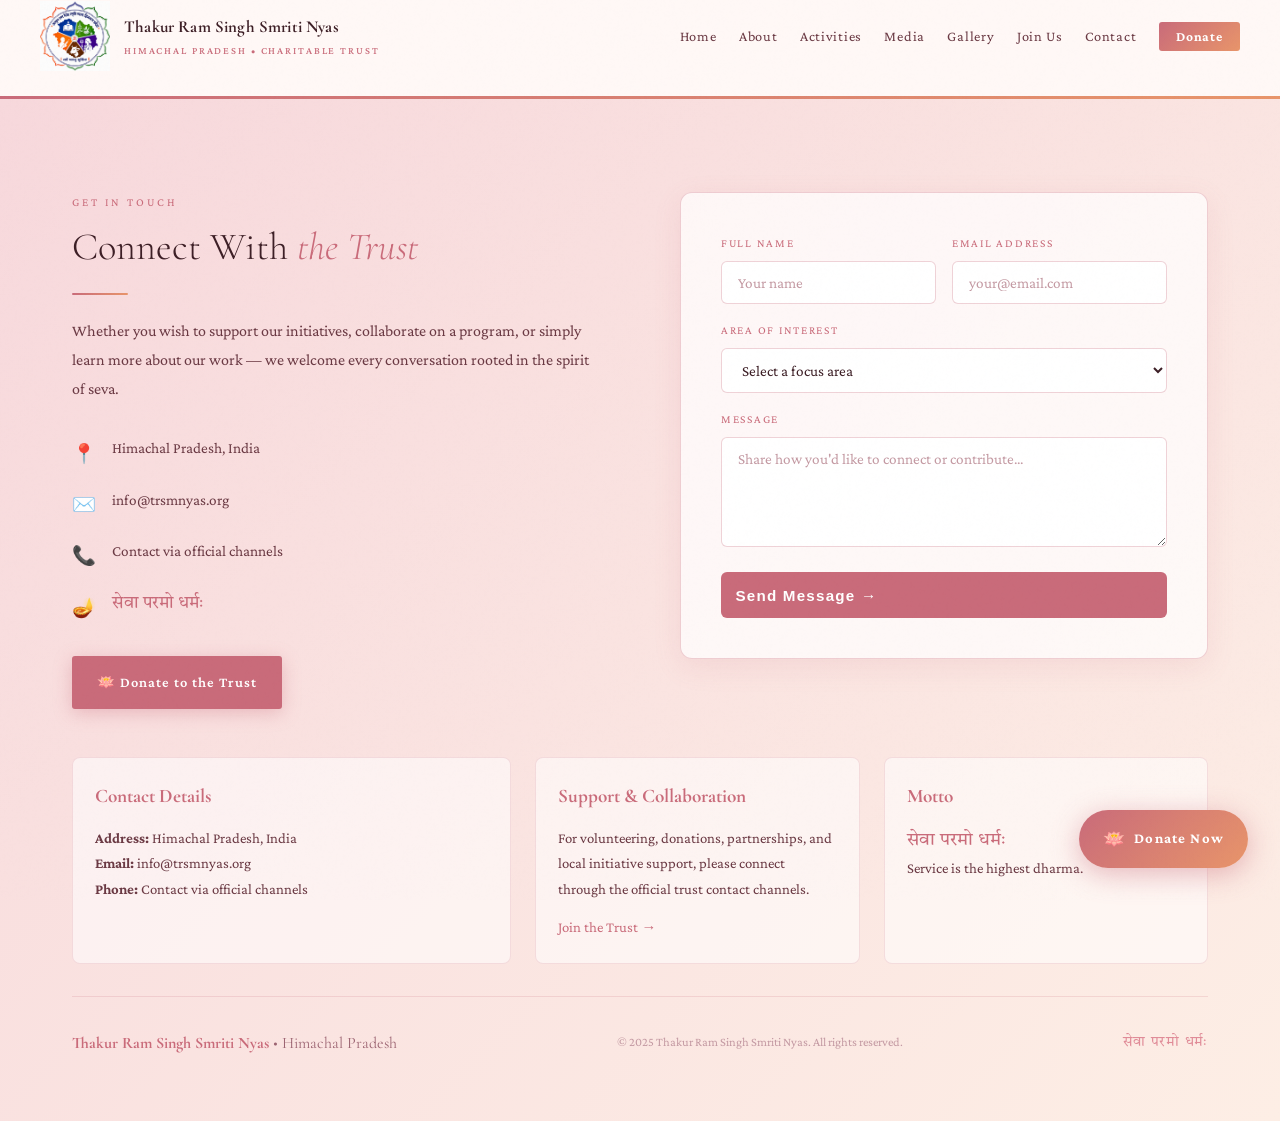
<file: contact.html>
<!DOCTYPE html>
<html lang="en">
<head>
<meta charset="UTF-8">
<meta name="viewport" content="width=device-width, initial-scale=1.0">
<title>Contact | Thakur Ram Singh Smriti Nyas</title>
<link rel="preconnect" href="https://fonts.googleapis.com">
<link href="https://fonts.googleapis.com/css2?family=Cormorant+Garamond:ital,wght@0,300;0,400;0,600;0,700;1,300;1,400&family=Crimson+Pro:ital,wght@0,300;0,400;0,600;1,400&family=Tiro+Devanagari+Sanskrit&display=swap" rel="stylesheet">
<link rel="stylesheet" href="assets/css/style.css">
</head>
<body>

<a href="donate.html" class="donate-float"><span class="df-icon">🪷</span> Donate Now</a>

<nav id="navbar">
  <div class="nav-inner">
    <a href="index.html" class="nav-logo">
      <div class="nav-logo-emblem">
        <img src="assets/images/trust-logo.png"
            alt="Thakur Ram Singh Smriti Nyas Emblem">
      </div>

      <div class="nav-logo-text">
        <span>Thakur Ram Singh Smriti Nyas</span>
        <span>Himachal Pradesh • Charitable Trust</span>
      </div>
    </a>
    <ul class="nav-links">
      <li><a href="index.html">Home</a></li>
      <li><a href="about.html">About</a></li>
      <li><a href="activities.html">Activities</a></li>
      <li><a href="media.html">Media</a></li>
      <li><a href="gallery.html">Gallery</a></li>
      <li><a href="join.html">Join Us</a></li>
      <li><a href="contact.html">Contact</a></li>
      <li><a href="donate.html" class="nav-donate-btn">Donate</a></li>
    </ul>
    <div class="hamburger" onclick="toggleMenu()"><span></span><span></span><span></span></div>
  </div>
</nav>
<div class="mobile-menu" id="mobileMenu">
  <a href="index.html" onclick="toggleMenu()">Home</a>
  <a href="about.html" onclick="toggleMenu()">About</a>
  <a href="activities.html" onclick="toggleMenu()">Activities</a>
  <a href="media.html" onclick="toggleMenu()">Media</a>
  <a href="gallery.html" onclick="toggleMenu()">Gallery</a>
  <a href="join.html" onclick="toggleMenu()">Join Us</a>
  <a href="contact.html" onclick="toggleMenu()">Contact</a>
  <a href="donate.html" onclick="toggleMenu()" style="color:var(--rose);font-weight:700;">Donate →</a>
</div>

<div class="page">
<section class="contact-shell">
  <div class="container">
    <div class="contact-grid">
      <div class="contact-left fade-in">
        <span class="section-label">Get in Touch</span>
        <h2>Connect With <em>the Trust</em></h2>
        <div class="divider"></div>
        <p>Whether you wish to support our initiatives, collaborate on a program, or simply learn more about our work — we welcome every conversation rooted in the spirit of seva.</p>
        <div class="contact-info">
          <div class="info-row"><span class="info-icon">📍</span><span>Himachal Pradesh, India</span></div>
          <div class="info-row"><span class="info-icon">✉️</span><span>info@trsmnyas.org</span></div>
          <div class="info-row"><span class="info-icon">📞</span><span>Contact via official channels</span></div>
          <div class="info-row"><span class="info-icon">🪔</span><span style="font-family:var(--ff-devan);color:var(--rose);font-size:1.05rem;">सेवा परमो धर्मः</span></div>
        </div>
        <div style="margin-top:2rem;">
          <a href="donate.html" class="btn-primary">🪷 Donate to the Trust</a>
        </div>
      </div>
      <div class="contact-form fade-in fade-in-delay-1">
        <div class="form-row">
          <div class="form-group">
            <label>Full Name</label>
            <input type="text" placeholder="Your name">
          </div>
          <div class="form-group">
            <label>Email Address</label>
            <input type="email" placeholder="your@email.com">
          </div>
        </div>
        <div class="form-group">
          <label>Area of Interest</label>
          <select>
            <option value="">Select a focus area</option>
            <option>Education & Scholarships</option>
            <option>Healthcare</option>
            <option>Rural Development</option>
            <option>Environmental Conservation</option>
            <option>Animal Welfare</option>
            <option>Social Welfare</option>
            <option>Youth Empowerment</option>
            <option>Donation / Support</option>
            <option>Volunteering</option>
            <option>Partnership</option>
          </select>
        </div>
        <div class="form-group">
          <label>Message</label>
          <textarea placeholder="Share how you'd like to connect or contribute..."></textarea>
        </div>
        <button class="btn-submit">Send Message →</button>
      </div>
    </div>

    <div class="footer-columns">
      <div class="footer-panel">
        <h4>Contact Details</h4>
        <p><strong>Address:</strong> Himachal Pradesh, India</p>
        <p><strong>Email:</strong> info@trsmnyas.org</p>
        <p><strong>Phone:</strong> Contact via official channels</p>
      </div>
      <div class="footer-panel">
        <h4>Support & Collaboration</h4>
        <p>For volunteering, donations, partnerships, and local initiative support, please connect through the official trust contact channels.</p>
        <p style="margin-top:0.75rem;"><a href="join.html" style="color:var(--rose);">Join the Trust →</a></p>
      </div>
      <div class="footer-panel">
        <h4>Motto</h4>
        <p style="font-family:var(--ff-devan); color:var(--rose);font-size:1.1rem;">सेवा परमो धर्मः</p>
        <p>Service is the highest dharma.</p>
      </div>
    </div>
    <div class="footer-bottom">
      <div class="footer-logo-text"><strong>Thakur Ram Singh Smriti Nyas</strong> • Himachal Pradesh</div>
      <div class="footer-copy">© 2025 Thakur Ram Singh Smriti Nyas. All rights reserved.</div>
      <div class="footer-shloka">सेवा परमो धर्मः</div>
    </div>
  </div>
</section>
</div>

<script src="assets/js/main.js"></script>
</body>
</html>
</file>
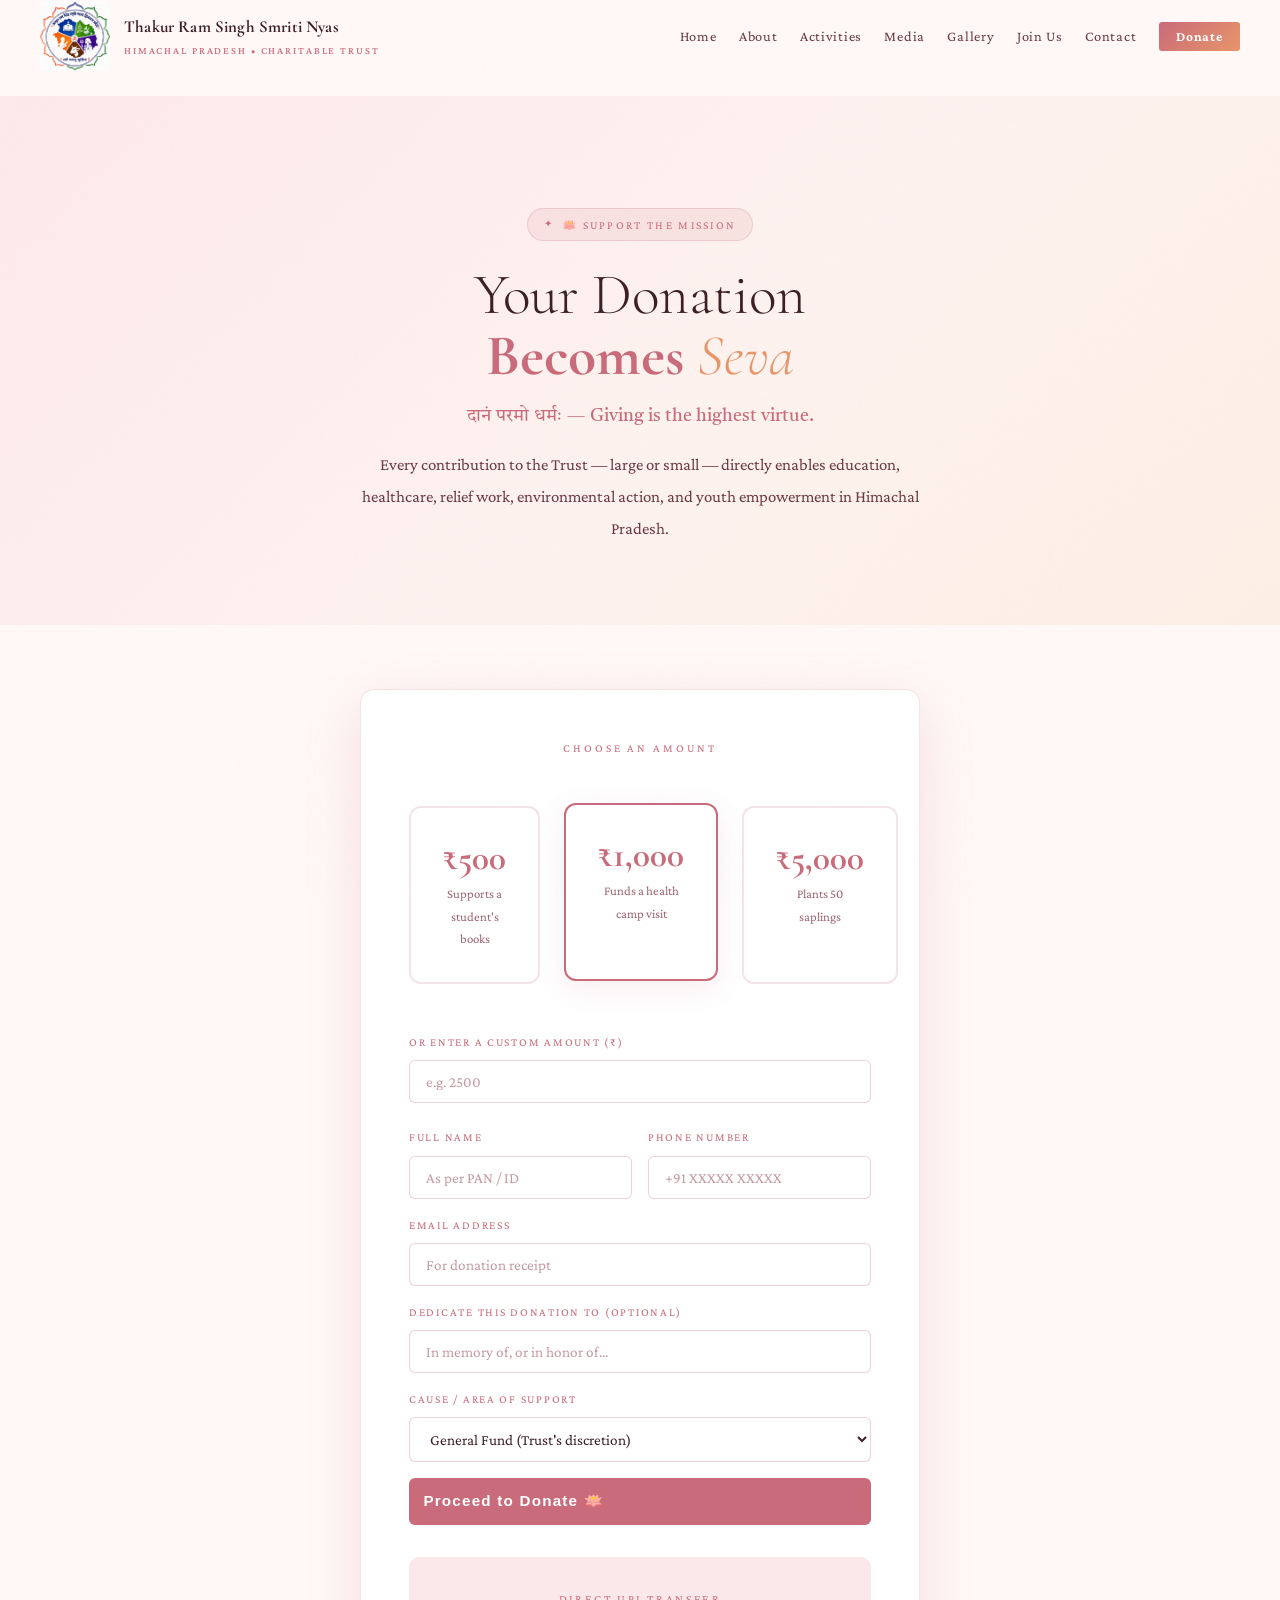
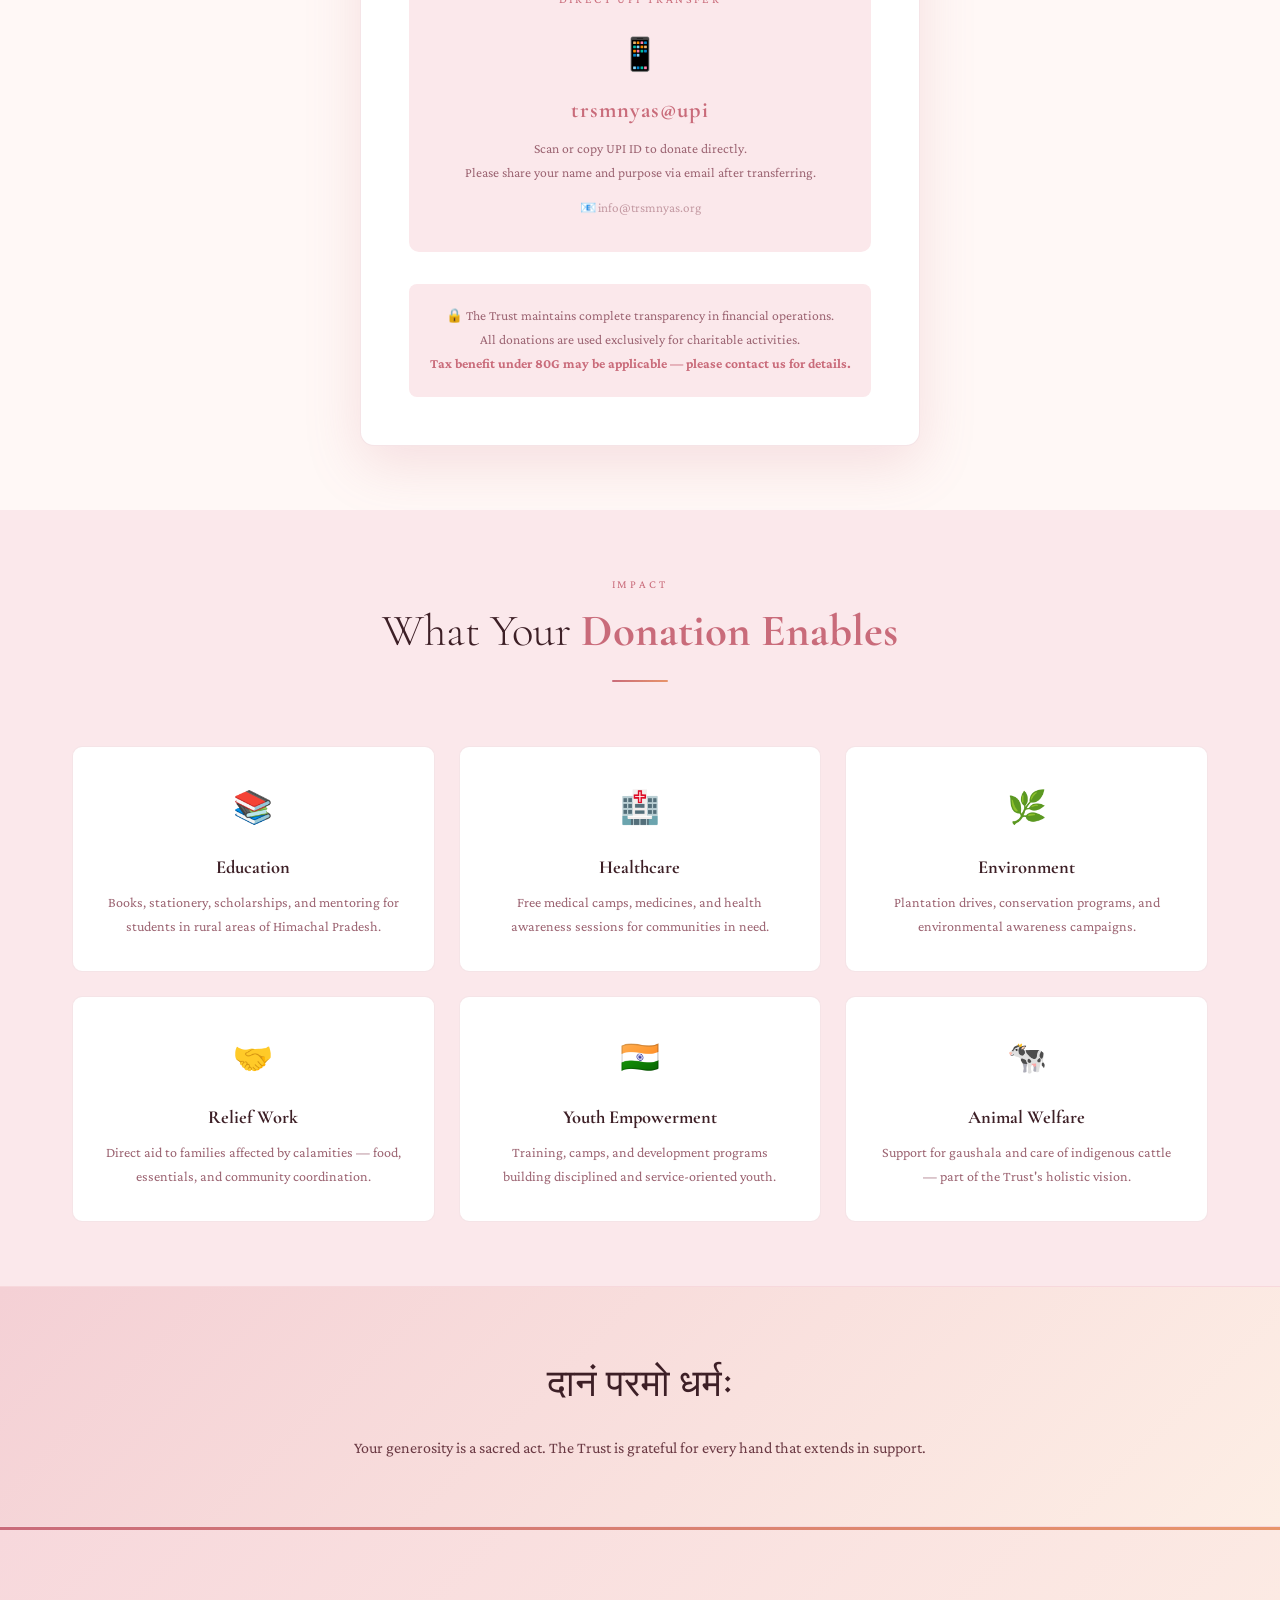
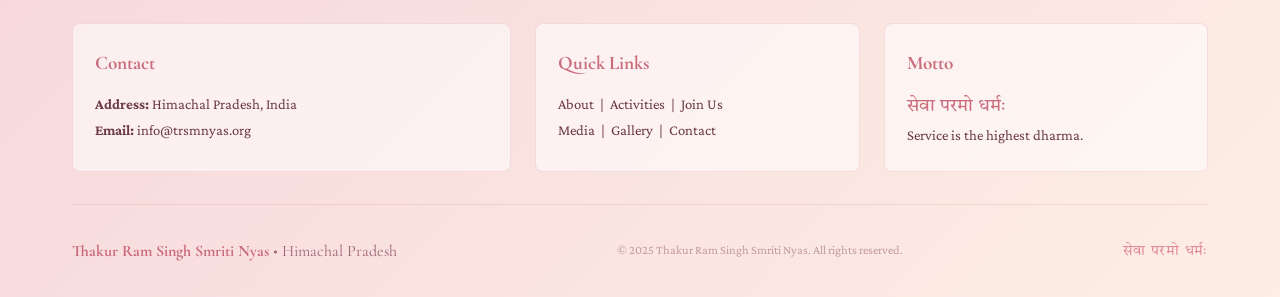
<file: donate.html>
<!DOCTYPE html>
<html lang="en">
<head>
<meta charset="UTF-8">
<meta name="viewport" content="width=device-width, initial-scale=1.0">
<title>Donate | Thakur Ram Singh Smriti Nyas</title>
<link rel="preconnect" href="https://fonts.googleapis.com">
<link href="https://fonts.googleapis.com/css2?family=Cormorant+Garamond:ital,wght@0,300;0,400;0,600;0,700;1,300;1,400&family=Crimson+Pro:ital,wght@0,300;0,400;0,600;1,400&family=Tiro+Devanagari+Sanskrit&display=swap" rel="stylesheet">
<link rel="stylesheet" href="assets/css/style.css">
</head>
<body>

<!-- No floating donate button on the donate page itself -->

<nav id="navbar">
  <div class="nav-inner">
    <a href="index.html" class="nav-logo">
      <div class="nav-logo-emblem">
        <img src="assets/images/trust-logo.png"
            alt="Thakur Ram Singh Smriti Nyas Emblem">
      </div>

      <div class="nav-logo-text">
        <span>Thakur Ram Singh Smriti Nyas</span>
        <span>Himachal Pradesh • Charitable Trust</span>
      </div>
    </a>
    <ul class="nav-links">
      <li><a href="index.html">Home</a></li>
      <li><a href="about.html">About</a></li>
      <li><a href="activities.html">Activities</a></li>
      <li><a href="media.html">Media</a></li>
      <li><a href="gallery.html">Gallery</a></li>
      <li><a href="join.html">Join Us</a></li>
      <li><a href="contact.html">Contact</a></li>
      <li><a href="donate.html" class="nav-donate-btn">Donate</a></li>
    </ul>
    <div class="hamburger" onclick="toggleMenu()"><span></span><span></span><span></span></div>
  </div>
</nav>
<div class="mobile-menu" id="mobileMenu">
  <a href="index.html" onclick="toggleMenu()">Home</a>
  <a href="about.html" onclick="toggleMenu()">About</a>
  <a href="activities.html" onclick="toggleMenu()">Activities</a>
  <a href="media.html" onclick="toggleMenu()">Media</a>
  <a href="gallery.html" onclick="toggleMenu()">Gallery</a>
  <a href="join.html" onclick="toggleMenu()">Join Us</a>
  <a href="contact.html" onclick="toggleMenu()">Contact</a>
</div>

<div class="page">

<!-- ── HERO ── -->
<section class="donation-hero">
  <div class="container" style="text-align:center;">
    <div class="hero-tag" style="display:inline-flex;margin-bottom:1.5rem;">🪷 Support the Mission</div>
    <h1 class="hero-title" style="text-align:center;">
      Your Donation<br>
      <strong>Becomes</strong> <em>Seva</em>
    </h1>
    <p style="font-family:var(--ff-devan);font-size:1.1rem;color:var(--rose);margin:1rem 0;">दानं परमो धर्मः — Giving is the highest virtue.</p>
    <p style="max-width:580px;margin:0 auto;color:var(--ink-mid);font-size:1.05rem;line-height:1.9;">
      Every contribution to the Trust — large or small — directly enables education, healthcare, relief work, environmental action, and youth empowerment in Himachal Pradesh.
    </p>
  </div>
</section>

<!-- ── CAUSE SELECTION + FORM ── -->
<section class="section" style="padding:4rem 0;">
  <div class="container">
    <div class="donation-form-wrap fade-in">

      <div class="section-header" style="margin-bottom:2rem;">
        <span class="section-label">Choose an Amount</span>
      </div>

      <!-- Amount options -->
      <div class="donation-options">
        <div class="donation-option" onclick="selectAmount(this,'₹500')">
          <div class="donation-amount">₹500</div>
          <div class="donation-label">Supports a student's books</div>
        </div>
        <div class="donation-option selected" onclick="selectAmount(this,'₹1,000')">
          <div class="donation-amount">₹1,000</div>
          <div class="donation-label">Funds a health camp visit</div>
        </div>
        <div class="donation-option" onclick="selectAmount(this,'₹5,000')">
          <div class="donation-amount">₹5,000</div>
          <div class="donation-label">Plants 50 saplings</div>
        </div>
      </div>

      <!-- Custom amount -->
      <div class="form-group" style="margin-bottom:1.5rem;">
        <label>Or enter a custom amount (₹)</label>
        <input type="number" placeholder="e.g. 2500" min="1">
      </div>

      <!-- Donor details -->
      <div class="form-row">
        <div class="form-group">
          <label>Full Name</label>
          <input type="text" placeholder="As per PAN / ID">
        </div>
        <div class="form-group">
          <label>Phone Number</label>
          <input type="tel" placeholder="+91 XXXXX XXXXX">
        </div>
      </div>
      <div class="form-group">
        <label>Email Address</label>
        <input type="email" placeholder="For donation receipt">
      </div>
      <div class="form-group">
        <label>Dedicate this donation to (optional)</label>
        <input type="text" placeholder="In memory of, or in honor of...">
      </div>
      <div class="form-group">
        <label>Cause / Area of Support</label>
        <select>
          <option value="">General Fund (Trust's discretion)</option>
          <option>Education & Scholarships</option>
          <option>Healthcare & Medical Camps</option>
          <option>Environmental Conservation</option>
          <option>Rural Livelihood</option>
          <option>Youth Empowerment</option>
          <option>Animal Welfare</option>
          <option>Disaster Relief</option>
        </select>
      </div>

      <button class="btn-submit" onclick="alert('Thank you for your generosity! The Trust team will reach out to confirm your donation details.')">Proceed to Donate 🪷</button>

      <!-- UPI Option -->
      <div class="donation-upi" style="margin-top:2rem;">
        <div style="font-size:0.75rem;letter-spacing:0.2em;text-transform:uppercase;color:var(--rose);margin-bottom:1rem;">Direct UPI Transfer</div>
        <div style="font-size:2rem;margin-bottom:0.5rem;">📱</div>
        <div class="donation-upi-id">trsmnyas@upi</div>
        <p style="font-size:0.85rem;color:var(--ink-lt);margin-top:0.5rem;">Scan or copy UPI ID to donate directly.<br>Please share your name and purpose via email after transferring.</p>
        <p style="margin-top:0.75rem;font-size:0.82rem;color:var(--ink-xs);">📧 info@trsmnyas.org</p>
      </div>

      <!-- Trust note -->
      <div style="margin-top:2rem;padding:1.25rem;background:var(--blush);border-radius:8px;text-align:center;">
        <p style="font-size:0.85rem;color:var(--ink-lt);line-height:1.8;">
          🔒 The Trust maintains complete transparency in financial operations.<br>
          All donations are used exclusively for charitable activities.<br>
          <strong style="color:var(--rose);">Tax benefit under 80G may be applicable — please contact us for details.</strong>
        </p>
      </div>
    </div>
  </div>
</section>

<!-- ── WHAT YOUR DONATION DOES ── -->
<section class="section" style="background:var(--blush);padding:4rem 0;">
  <div class="container">
    <div class="section-header fade-in">
      <span class="section-label">Impact</span>
      <h2>What Your <strong>Donation Enables</strong></h2>
      <div class="divider center"></div>
    </div>
    <div class="home-teaser-grid">
      <div class="home-teaser fade-in">
        <div class="home-teaser-icon">📚</div>
        <h3>Education</h3>
        <p>Books, stationery, scholarships, and mentoring for students in rural areas of Himachal Pradesh.</p>
      </div>
      <div class="home-teaser fade-in fade-in-delay-1">
        <div class="home-teaser-icon">🏥</div>
        <h3>Healthcare</h3>
        <p>Free medical camps, medicines, and health awareness sessions for communities in need.</p>
      </div>
      <div class="home-teaser fade-in fade-in-delay-2">
        <div class="home-teaser-icon">🌿</div>
        <h3>Environment</h3>
        <p>Plantation drives, conservation programs, and environmental awareness campaigns.</p>
      </div>
      <div class="home-teaser fade-in">
        <div class="home-teaser-icon">🤝</div>
        <h3>Relief Work</h3>
        <p>Direct aid to families affected by calamities — food, essentials, and community coordination.</p>
      </div>
      <div class="home-teaser fade-in fade-in-delay-1">
        <div class="home-teaser-icon">🇮🇳</div>
        <h3>Youth Empowerment</h3>
        <p>Training, camps, and development programs building disciplined and service-oriented youth.</p>
      </div>
      <div class="home-teaser fade-in fade-in-delay-2">
        <div class="home-teaser-icon">🐄</div>
        <h3>Animal Welfare</h3>
        <p>Support for gaushala and care of indigenous cattle — part of the Trust's holistic vision.</p>
      </div>
    </div>
  </div>
</section>

<section class="banner">
  <div class="container">
    <h2>दानं परमो धर्मः</h2>
    <p>Your generosity is a sacred act. The Trust is grateful for every hand that extends in support.</p>
  </div>
</section>

<!-- Footer -->
<div class="contact-shell" style="padding:3rem 0 2rem;">
  <div class="container">
    <div class="footer-columns">
      <div class="footer-panel">
        <h4>Contact</h4>
        <p><strong>Address:</strong> Himachal Pradesh, India</p>
        <p><strong>Email:</strong> info@trsmnyas.org</p>
      </div>
      <div class="footer-panel">
        <h4>Quick Links</h4>
        <p><a href="about.html">About</a> &nbsp;|&nbsp; <a href="activities.html">Activities</a> &nbsp;|&nbsp; <a href="join.html">Join Us</a></p>
        <p><a href="media.html">Media</a> &nbsp;|&nbsp; <a href="gallery.html">Gallery</a> &nbsp;|&nbsp; <a href="contact.html">Contact</a></p>
      </div>
      <div class="footer-panel">
        <h4>Motto</h4>
        <p style="font-family:var(--ff-devan); color:var(--rose);font-size:1.1rem;">सेवा परमो धर्मः</p>
        <p>Service is the highest dharma.</p>
      </div>
    </div>
    <div class="footer-bottom">
      <div class="footer-logo-text"><strong>Thakur Ram Singh Smriti Nyas</strong> • Himachal Pradesh</div>
      <div class="footer-copy">© 2025 Thakur Ram Singh Smriti Nyas. All rights reserved.</div>
      <div class="footer-shloka">सेवा परमो धर्मः</div>
    </div>
  </div>
</div>

</div><!-- .page -->
<script src="assets/js/main.js"></script>
<script>
function selectAmount(el, amt) {
  document.querySelectorAll('.donation-option').forEach(d => d.classList.remove('selected'));
  el.classList.add('selected');
}
</script>
</body>
</html>
</file>
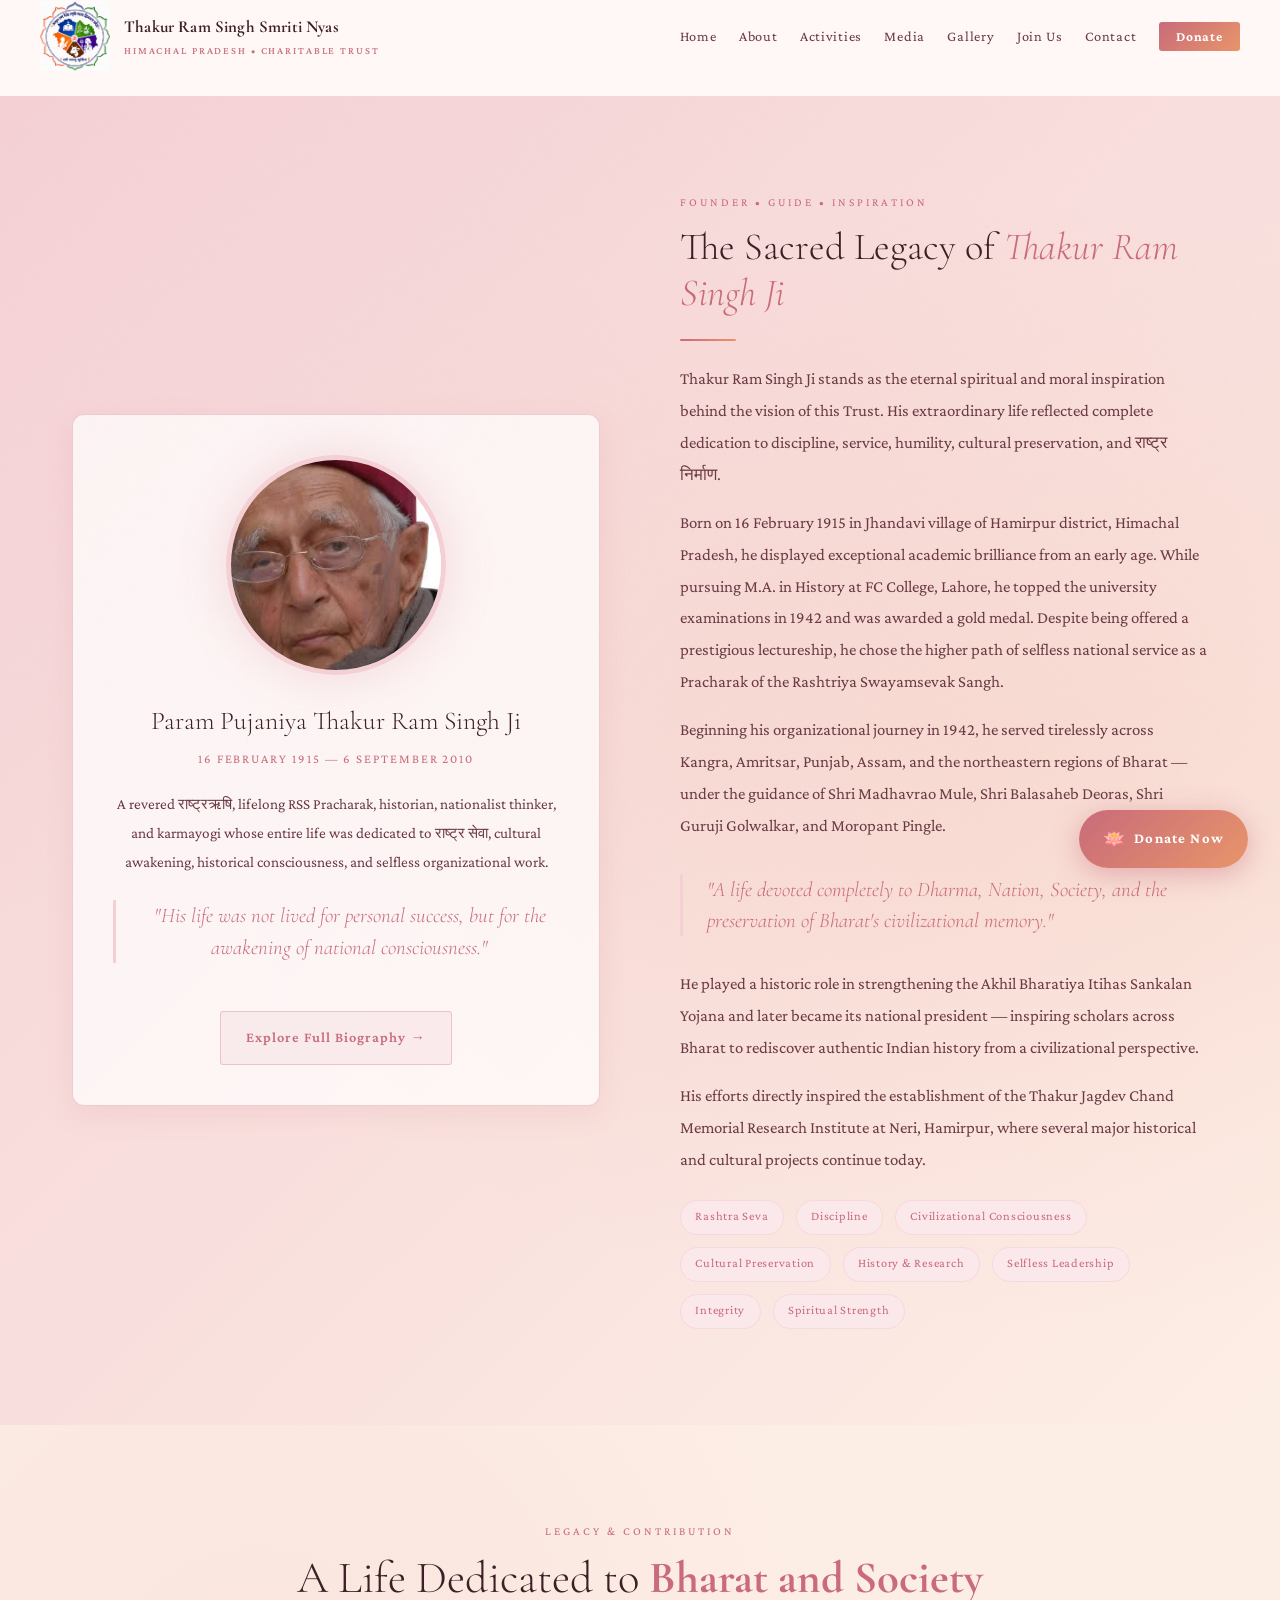
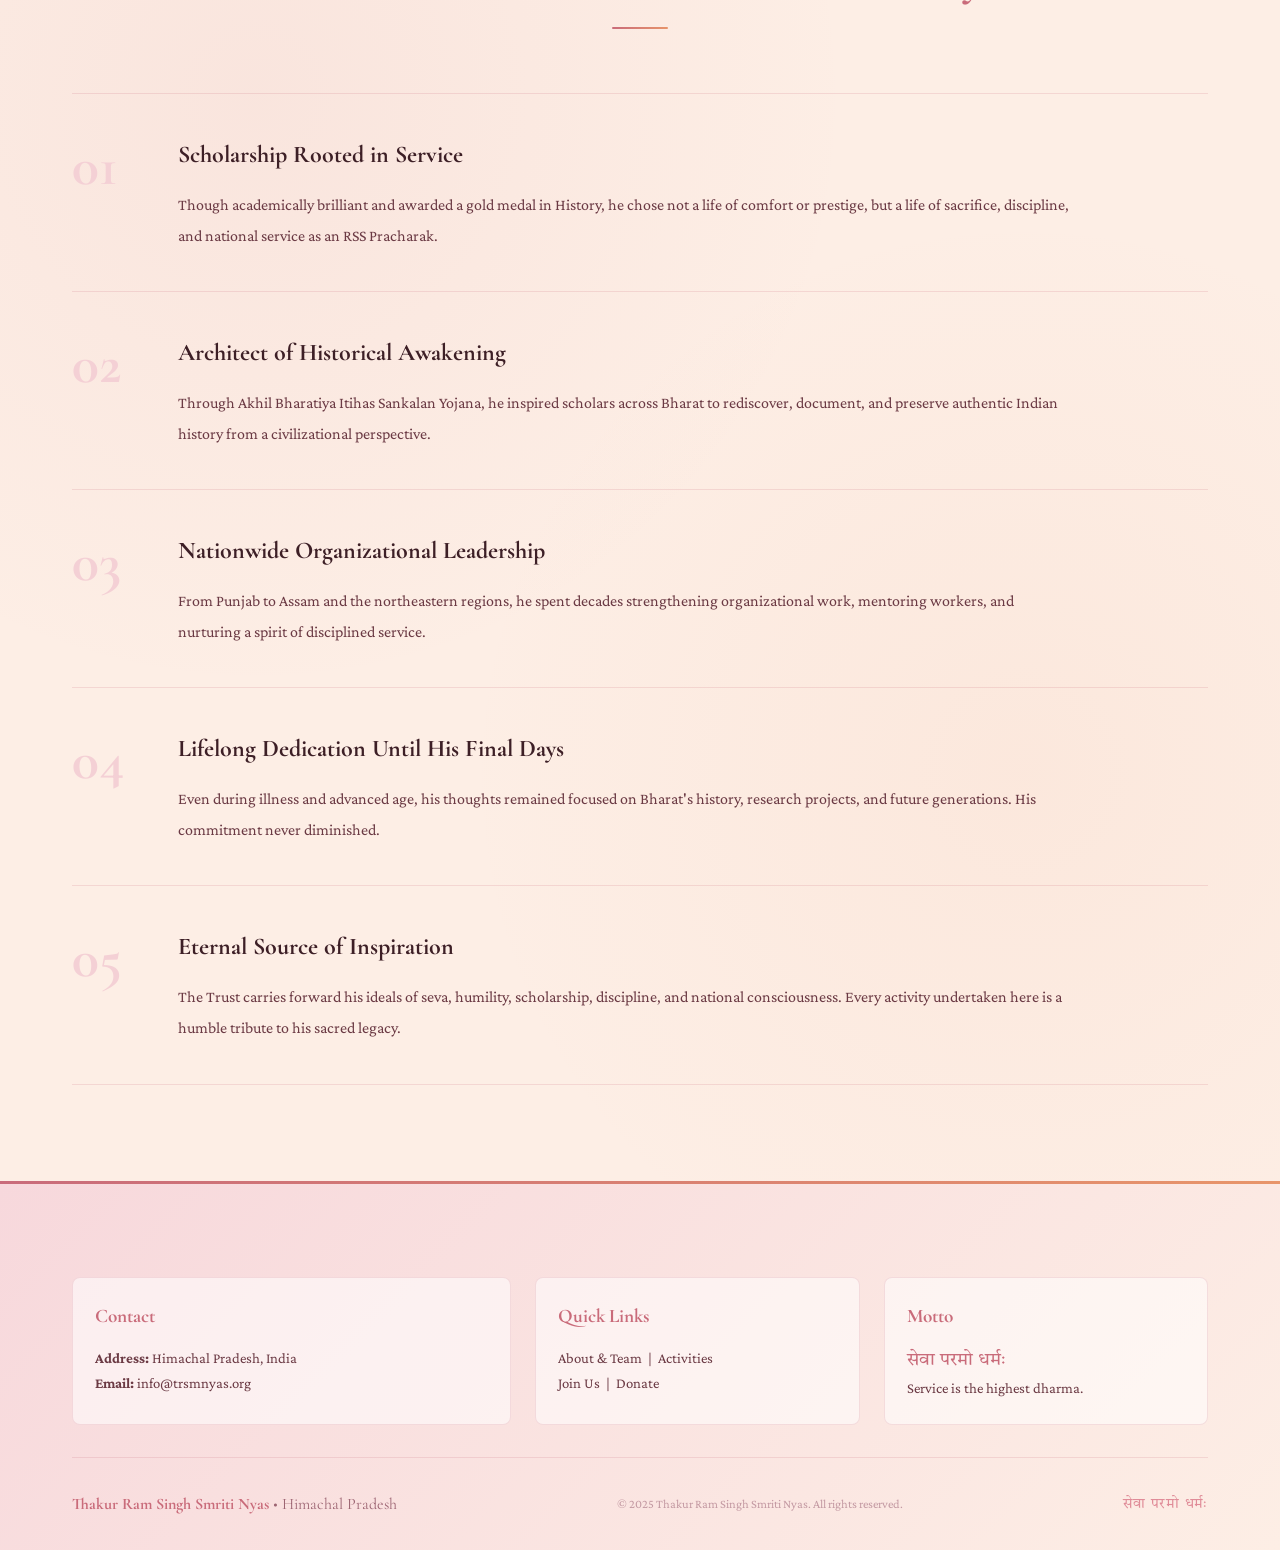
<file: founder.html>
<!DOCTYPE html>
<html lang="en">
<head>
<meta charset="UTF-8">
<meta name="viewport" content="width=device-width, initial-scale=1.0">
<title>Founder | Thakur Ram Singh Smriti Nyas</title>
<link rel="preconnect" href="https://fonts.googleapis.com">
<link href="https://fonts.googleapis.com/css2?family=Cormorant+Garamond:ital,wght@0,300;0,400;0,600;0,700;1,300;1,400&family=Crimson+Pro:ital,wght@0,300;0,400;0,600;1,400&family=Tiro+Devanagari+Sanskrit&display=swap" rel="stylesheet">
<link rel="stylesheet" href="assets/css/style.css">
</head>
<body>

<a href="donate.html" class="donate-float"><span class="df-icon">🪷</span> Donate Now</a>

<nav id="navbar">
  <div class="nav-inner">
    <a href="index.html" class="nav-logo">
      <div class="nav-logo-emblem">
        <img src="assets/images/trust-logo.png"
            alt="Thakur Ram Singh Smriti Nyas Emblem">
      </div>

      <div class="nav-logo-text">
        <span>Thakur Ram Singh Smriti Nyas</span>
        <span>Himachal Pradesh • Charitable Trust</span>
      </div>
    </a>
    <ul class="nav-links">
      <li><a href="index.html">Home</a></li>
      <li><a href="about.html">About</a></li>
      <li><a href="activities.html">Activities</a></li>
      <li><a href="media.html">Media</a></li>
      <li><a href="gallery.html">Gallery</a></li>
      <li><a href="join.html">Join Us</a></li>
      <li><a href="contact.html">Contact</a></li>
      <li><a href="donate.html" class="nav-donate-btn">Donate</a></li>
    </ul>
    <div class="hamburger" onclick="toggleMenu()"><span></span><span></span><span></span></div>
  </div>
</nav>
<div class="mobile-menu" id="mobileMenu">
  <a href="index.html" onclick="toggleMenu()">Home</a>
  <a href="about.html" onclick="toggleMenu()">About</a>
  <a href="activities.html" onclick="toggleMenu()">Activities</a>
  <a href="media.html" onclick="toggleMenu()">Media</a>
  <a href="gallery.html" onclick="toggleMenu()">Gallery</a>
  <a href="join.html" onclick="toggleMenu()">Join Us</a>
  <a href="contact.html" onclick="toggleMenu()">Contact</a>
  <a href="donate.html" onclick="toggleMenu()" style="color:var(--rose);font-weight:700;">Donate →</a>
</div>

<div class="page">
<section class="founder">
  <div class="container">
    <div class="founder-grid">
      <div class="founder-portrait fade-in">
        <div class="founder-photo">
          <img src="assets/images/images.webp" alt="Shraddheya Thakur Ram Singh Ji">
        </div>
        <h3>Param Pujaniya Thakur Ram Singh Ji</h3>
        <div class="years">16 February 1915 — 6 September 2010</div>
        <p style="color:var(--ink-mid);font-size:0.95rem;margin-top:1.2rem;line-height:1.9;">
          A revered राष्ट्रऋषि, lifelong RSS Pracharak, historian, nationalist thinker,
          and karmayogi whose entire life was dedicated to राष्ट्र सेवा,
          cultural awakening, historical consciousness, and selfless organizational work.
        </p>
        <div class="founder-quote" style="margin-top:1.5rem;">
          <p>"His life was not lived for personal success, but for the awakening of national consciousness."</p>
        </div>
        <a href="https://en.wikipedia.org/wiki/Thakur_Ram_Singh" target="_blank" rel="noopener noreferrer" class="wiki-link">
          Explore Full Biography →
        </a>
      </div>

      <div class="founder-content fade-in fade-in-delay-1">
        <span class="section-label">Founder • Guide • Inspiration</span>
        <h2>The Sacred Legacy of <em>Thakur Ram Singh Ji</em></h2>
        <div class="divider"></div>
        <p>Thakur Ram Singh Ji stands as the eternal spiritual and moral inspiration behind the vision of this Trust. His extraordinary life reflected complete dedication to discipline, service, humility, cultural preservation, and राष्ट्र निर्माण.</p>
        <p>Born on 16 February 1915 in Jhandavi village of Hamirpur district, Himachal Pradesh, he displayed exceptional academic brilliance from an early age. While pursuing M.A. in History at FC College, Lahore, he topped the university examinations in 1942 and was awarded a gold medal. Despite being offered a prestigious lectureship, he chose the higher path of selfless national service as a Pracharak of the Rashtriya Swayamsevak Sangh.</p>
        <p>Beginning his organizational journey in 1942, he served tirelessly across Kangra, Amritsar, Punjab, Assam, and the northeastern regions of Bharat — under the guidance of Shri Madhavrao Mule, Shri Balasaheb Deoras, Shri Guruji Golwalkar, and Moropant Pingle.</p>
        <div class="founder-quote">
          <p>"A life devoted completely to Dharma, Nation, Society, and the preservation of Bharat's civilizational memory."</p>
        </div>
        <p>He played a historic role in strengthening the Akhil Bharatiya Itihas Sankalan Yojana and later became its national president — inspiring scholars across Bharat to rediscover authentic Indian history from a civilizational perspective.</p>
        <p>His efforts directly inspired the establishment of the Thakur Jagdev Chand Memorial Research Institute at Neri, Hamirpur, where several major historical and cultural projects continue today.</p>
        <div class="value-tags">
          <span class="value-tag">Rashtra Seva</span>
          <span class="value-tag">Discipline</span>
          <span class="value-tag">Civilizational Consciousness</span>
          <span class="value-tag">Cultural Preservation</span>
          <span class="value-tag">History & Research</span>
          <span class="value-tag">Selfless Leadership</span>
          <span class="value-tag">Integrity</span>
          <span class="value-tag">Spiritual Strength</span>
        </div>
      </div>
    </div>
  </div>
</section>

<section class="founder-legacy-section">
  <div class="container">
    <div class="section-header fade-in">
      <span class="section-label">Legacy & Contribution</span>
      <h2>A Life Dedicated to <strong>Bharat and Society</strong></h2>
      <div class="divider center"></div>
    </div>
    <div class="vision-items">
      <div class="vision-item fade-in">
        <div class="vision-item-num">01</div>
        <div>
          <div class="vision-item-title">Scholarship Rooted in Service</div>
          <div class="vision-item-desc">Though academically brilliant and awarded a gold medal in History, he chose not a life of comfort or prestige, but a life of sacrifice, discipline, and national service as an RSS Pracharak.</div>
        </div>
      </div>
      <div class="vision-item fade-in">
        <div class="vision-item-num">02</div>
        <div>
          <div class="vision-item-title">Architect of Historical Awakening</div>
          <div class="vision-item-desc">Through Akhil Bharatiya Itihas Sankalan Yojana, he inspired scholars across Bharat to rediscover, document, and preserve authentic Indian history from a civilizational perspective.</div>
        </div>
      </div>
      <div class="vision-item fade-in">
        <div class="vision-item-num">03</div>
        <div>
          <div class="vision-item-title">Nationwide Organizational Leadership</div>
          <div class="vision-item-desc">From Punjab to Assam and the northeastern regions, he spent decades strengthening organizational work, mentoring workers, and nurturing a spirit of disciplined service.</div>
        </div>
      </div>
      <div class="vision-item fade-in">
        <div class="vision-item-num">04</div>
        <div>
          <div class="vision-item-title">Lifelong Dedication Until His Final Days</div>
          <div class="vision-item-desc">Even during illness and advanced age, his thoughts remained focused on Bharat's history, research projects, and future generations. His commitment never diminished.</div>
        </div>
      </div>
      <div class="vision-item fade-in">
        <div class="vision-item-num">05</div>
        <div>
          <div class="vision-item-title">Eternal Source of Inspiration</div>
          <div class="vision-item-desc">The Trust carries forward his ideals of seva, humility, scholarship, discipline, and national consciousness. Every activity undertaken here is a humble tribute to his sacred legacy.</div>
        </div>
      </div>
    </div>
  </div>
</section>

<!-- Footer -->
<div class="contact-shell" style="padding:3rem 0 2rem;">
  <div class="container">
    <div class="footer-columns">
      <div class="footer-panel">
        <h4>Contact</h4>
        <p><strong>Address:</strong> Himachal Pradesh, India</p>
        <p><strong>Email:</strong> info@trsmnyas.org</p>
      </div>
      <div class="footer-panel">
        <h4>Quick Links</h4>
        <p><a href="about.html">About & Team</a> &nbsp;|&nbsp; <a href="activities.html">Activities</a></p>
        <p><a href="join.html">Join Us</a> &nbsp;|&nbsp; <a href="donate.html">Donate</a></p>
      </div>
      <div class="footer-panel">
        <h4>Motto</h4>
        <p style="font-family:var(--ff-devan); color:var(--rose);font-size:1.1rem;">सेवा परमो धर्मः</p>
        <p>Service is the highest dharma.</p>
      </div>
    </div>
    <div class="footer-bottom">
      <div class="footer-logo-text"><strong>Thakur Ram Singh Smriti Nyas</strong> • Himachal Pradesh</div>
      <div class="footer-copy">© 2025 Thakur Ram Singh Smriti Nyas. All rights reserved.</div>
      <div class="footer-shloka">सेवा परमो धर्मः</div>
    </div>
  </div>
</div>
</div>

<script src="assets/js/main.js"></script>
</body>
</html>
</file>
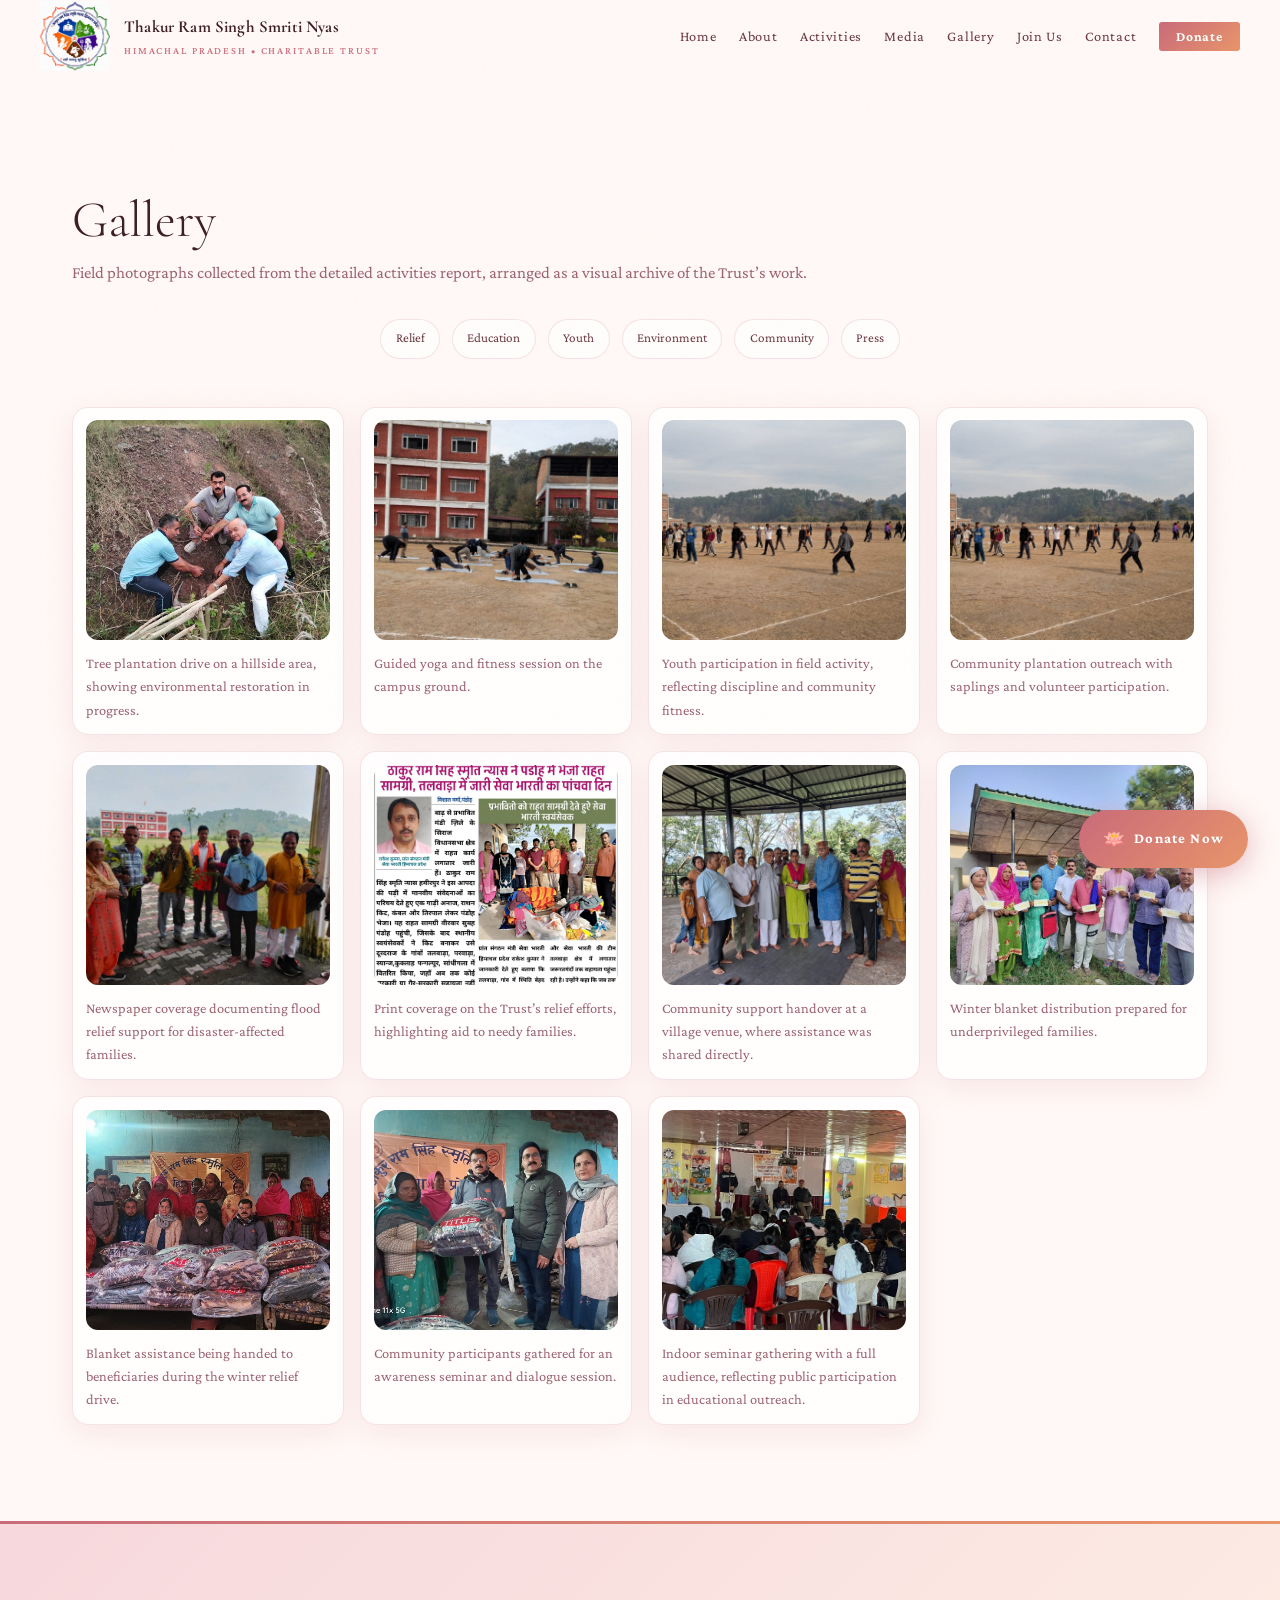
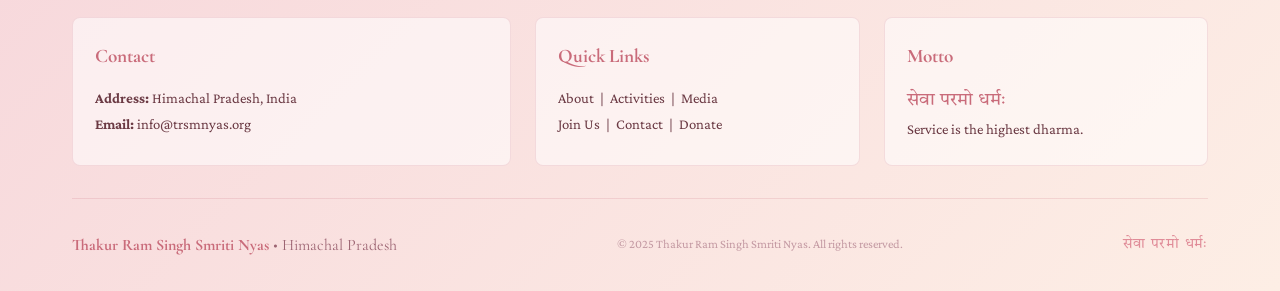
<file: gallery.html>
<!DOCTYPE html>
<html lang="en">
<head>
<meta charset="UTF-8">
<meta name="viewport" content="width=device-width, initial-scale=1.0">
<title>Gallery | Thakur Ram Singh Smriti Nyas</title>
<link rel="preconnect" href="https://fonts.googleapis.com">
<link href="https://fonts.googleapis.com/css2?family=Cormorant+Garamond:ital,wght@0,300;0,400;0,600;0,700;1,300;1,400&family=Crimson+Pro:ital,wght@0,300;0,400;0,600;1,400&family=Tiro+Devanagari+Sanskrit&display=swap" rel="stylesheet">
<link rel="stylesheet" href="assets/css/style.css">
</head>
<body>

<a href="donate.html" class="donate-float"><span class="df-icon">🪷</span> Donate Now</a>

<nav id="navbar">
  <div class="nav-inner">
    <a href="index.html" class="nav-logo">
      <div class="nav-logo-emblem">
        <img src="assets/images/trust-logo.png"
            alt="Thakur Ram Singh Smriti Nyas Emblem">
      </div>

      <div class="nav-logo-text">
        <span>Thakur Ram Singh Smriti Nyas</span>
        <span>Himachal Pradesh • Charitable Trust</span>
      </div>
    </a>
    <ul class="nav-links">
      <li><a href="index.html">Home</a></li>
      <li><a href="about.html">About</a></li>
      <li><a href="activities.html">Activities</a></li>
      <li><a href="media.html">Media</a></li>
      <li><a href="gallery.html">Gallery</a></li>
      <li><a href="join.html">Join Us</a></li>
      <li><a href="contact.html">Contact</a></li>
      <li><a href="donate.html" class="nav-donate-btn">Donate</a></li>
    </ul>
    <div class="hamburger" onclick="toggleMenu()"><span></span><span></span><span></span></div>
  </div>
</nav>
<div class="mobile-menu" id="mobileMenu">
  <a href="index.html" onclick="toggleMenu()">Home</a>
  <a href="about.html" onclick="toggleMenu()">About</a>
  <a href="activities.html" onclick="toggleMenu()">Activities</a>
  <a href="media.html" onclick="toggleMenu()">Media</a>
  <a href="gallery.html" onclick="toggleMenu()">Gallery</a>
  <a href="join.html" onclick="toggleMenu()">Join Us</a>
  <a href="contact.html" onclick="toggleMenu()">Contact</a>
  <a href="donate.html" onclick="toggleMenu()" style="color:var(--rose);font-weight:700;">Donate →</a>
</div>

<div class="page">
<section class="section">
  <div class="container">
    <div class="page-title">Gallery</div>
    <p class="page-lead">Field photographs collected from the detailed activities report, arranged as a visual archive of the Trust’s work.</p>
    <div class="gallery-tags" style="margin-top:2rem;">
      <span class="gallery-tag">Relief</span>
      <span class="gallery-tag">Education</span>
      <span class="gallery-tag">Youth</span>
      <span class="gallery-tag">Environment</span>
      <span class="gallery-tag">Community</span>
      <span class="gallery-tag">Press</span>
    </div>

    <div class="photo-grid" style="margin-top:3rem;">
      <figure class="photo-card fade-in">
        <img src="assets/images/WhatsApp_Image_2026-05-06_at_3.06.17_PM.jpeg" alt="Tree plantation drive">
        <figcaption>Tree plantation drive on a hillside area, showing environmental restoration in progress.</figcaption>
      </figure>
      <figure class="photo-card fade-in">
        <img src="assets/images/WhatsApp_Image_2026-05-06_at_3.06.19_PM.jpeg" alt="Yoga and fitness session">
        <figcaption>Guided yoga and fitness session on the campus ground.</figcaption>
      </figure>
      <figure class="photo-card fade-in">
        <img src="assets/images/WhatsApp_Image_2026-05-06_at_3.06.22_PM.jpeg" alt="Youth field activity">
        <figcaption>Youth participation in field activity, reflecting discipline and community fitness.</figcaption>
      </figure>
      <figure class="photo-card fade-in">
        <img src="assets/images/WhatsApp_Image_2026-05-06_at_3.06.22_PM_(1).jpeg" alt="Community plantation outreach">
        <figcaption>Community plantation outreach with saplings and volunteer participation.</figcaption>
      </figure>
      <figure class="photo-card fade-in">
        <img src="assets/images/WhatsApp_Image_2026-05-06_at_3.06.24_PM.jpeg" alt="Flood relief newspaper coverage">
        <figcaption>Newspaper coverage documenting flood relief support for disaster-affected families.</figcaption>
      </figure>
      <figure class="photo-card fade-in">
        <img src="assets/images/WhatsApp_Image_2026-05-06_at_3.06.32_PM.jpeg" alt="Flood relief article">
        <figcaption>Print coverage on the Trust’s relief efforts, highlighting aid to needy families.</figcaption>
      </figure>
      <figure class="photo-card fade-in">
        <img src="assets/images/WhatsApp_Image_2026-05-06_at_3.06.32_PM_(1).jpeg" alt="Community support handover">
        <figcaption>Community support handover at a village venue, where assistance was shared directly.</figcaption>
      </figure>
      <figure class="photo-card fade-in">
        <img src="assets/images/WhatsApp_Image_2026-05-06_at_3.06.33_PM.jpeg" alt="Winter blanket distribution">
        <figcaption>Winter blanket distribution prepared for underprivileged families.</figcaption>
      </figure>
      <figure class="photo-card fade-in">
        <img src="assets/images/WhatsApp_Image_2026-05-06_at_3.06.36_PM.jpeg" alt="Blanket distribution to beneficiaries">
        <figcaption>Blanket assistance being handed to beneficiaries during the winter relief drive.</figcaption>
      </figure>
      <figure class="photo-card fade-in">
        <img src="assets/images/WhatsApp_Image_2026-05-06_at_3.06.36_PM_(1).jpeg" alt="Community seminar audience">
        <figcaption>Community participants gathered for an awareness seminar and dialogue session.</figcaption>
      </figure>
      <figure class="photo-card fade-in">
        <img src="assets/images/WhatsApp_Image_2026-05-06_at_3.06.39_PM.jpeg" alt="Indoor seminar gathering">
        <figcaption>Indoor seminar gathering with a full audience, reflecting public participation in educational outreach.</figcaption>
      </figure>
    </div>

   
  </div>
</section>
<!-- Footer -->
<div class="contact-shell" style="padding:3rem 0 2rem;">
  <div class="container">
    <div class="footer-columns">
      <div class="footer-panel">
        <h4>Contact</h4>
        <p><strong>Address:</strong> Himachal Pradesh, India</p>
        <p><strong>Email:</strong> info@trsmnyas.org</p>
      </div>
      <div class="footer-panel">
        <h4>Quick Links</h4>
        <p><a href="about.html">About</a> &nbsp;|&nbsp; <a href="activities.html">Activities</a> &nbsp;|&nbsp; <a href="media.html">Media</a></p>
        <p><a href="join.html">Join Us</a> &nbsp;|&nbsp; <a href="contact.html">Contact</a> &nbsp;|&nbsp; <a href="donate.html">Donate</a></p>
      </div>
      <div class="footer-panel">
        <h4>Motto</h4>
        <p style="font-family:var(--ff-devan); color:var(--rose);font-size:1.1rem;">सेवा परमो धर्मः</p>
        <p>Service is the highest dharma.</p>
      </div>
    </div>
    <div class="footer-bottom">
      <div class="footer-logo-text"><strong>Thakur Ram Singh Smriti Nyas</strong> • Himachal Pradesh</div>
      <div class="footer-copy">© 2025 Thakur Ram Singh Smriti Nyas. All rights reserved.</div>
      <div class="footer-shloka">सेवा परमो धर्मः</div>
    </div>
  </div>
</div>
</div>

<script src="assets/js/main.js"></script>
</body>
</html>
</file>
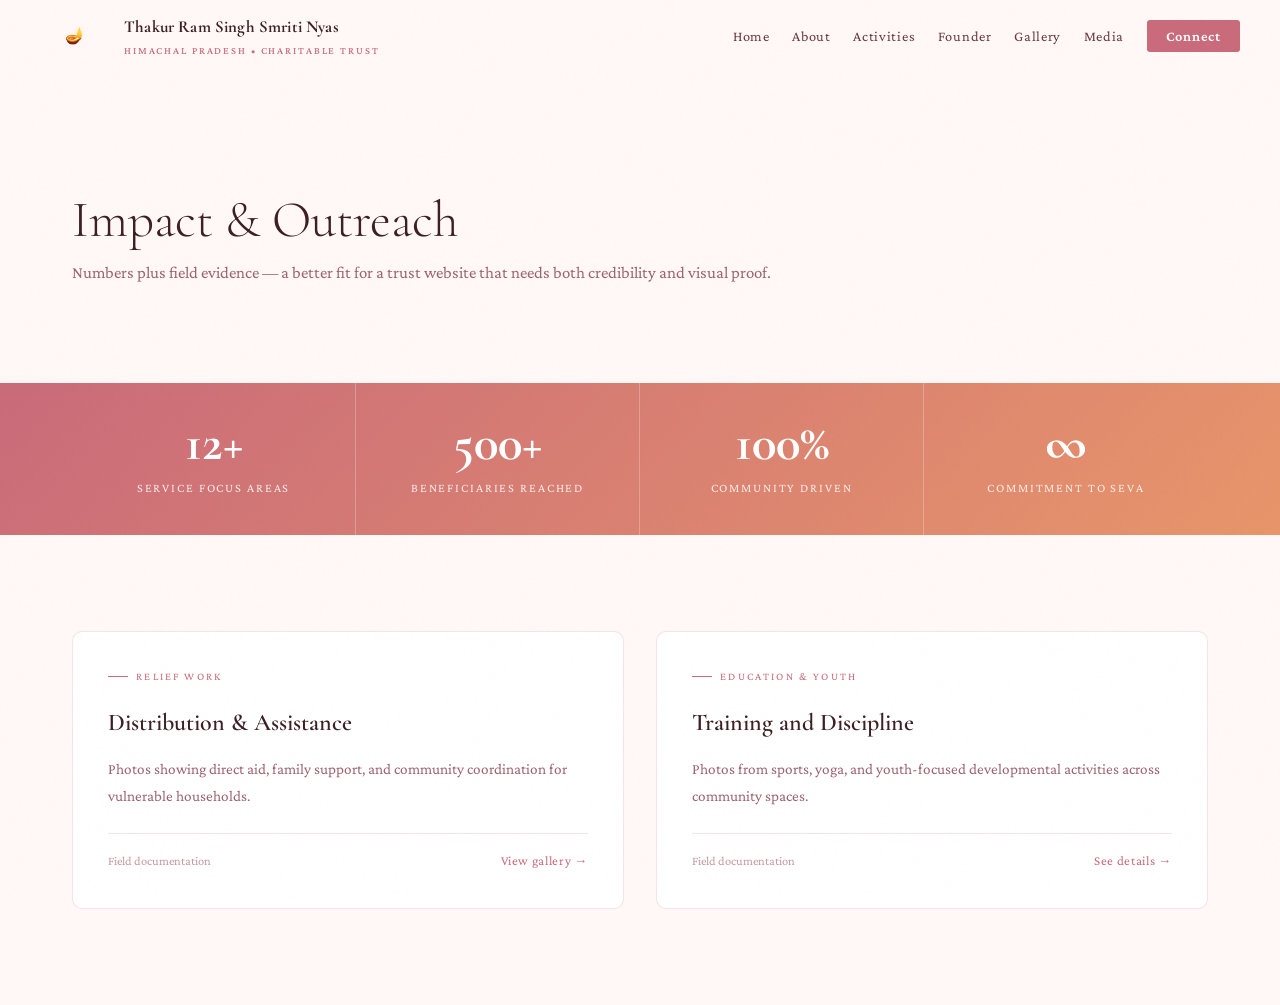
<file: impact.html>
<!DOCTYPE html>
<html lang="en">
<head>
<meta charset="UTF-8">
<meta name="viewport" content="width=device-width, initial-scale=1.0">
<title>Impact | Thakur Ram Singh Smriti Nyas</title>
<link rel="preconnect" href="https://fonts.googleapis.com">
<link href="https://fonts.googleapis.com/css2?family=Cormorant+Garamond:ital,wght@0,300;0,400;0,600;0,700;1,300;1,400&family=Crimson+Pro:ital,wght@0,300;0,400;0,600;1,400&family=Tiro+Devanagari+Sanskrit&display=swap" rel="stylesheet">
<link rel="stylesheet" href="assets/css/style.css">
</head>
<body>


<nav id="navbar">
  <div class="nav-inner">
    <a href="index.html" class="nav-logo">
      <div class="nav-logo-emblem">🪔</div>
      <div class="nav-logo-text">
        <span>Thakur Ram Singh Smriti Nyas</span>
        <span>Himachal Pradesh • Charitable Trust</span>
      </div>
    </a>
    <ul class="nav-links">
      <li><a href="index.html">Home</a></li>
      <li><a href="about.html">About</a></li>
      <li><a href="activities.html">Activities</a></li>
      <li><a href="founder.html">Founder</a></li>
      <li><a href="gallery.html">Gallery</a></li>
      <li><a href="media.html">Media</a></li>
      <li><a href="contact.html" class="nav-cta">Connect</a></li>
    </ul>
    <div class="hamburger" onclick="toggleMenu()"><span></span><span></span><span></span></span></div>
  </div>
</nav>
<div class="mobile-menu" id="mobileMenu">
  <a href="index.html" onclick="toggleMenu()">Home</a>
  <a href="about.html" onclick="toggleMenu()">About</a>
  <a href="activities.html" onclick="toggleMenu()">Activities</a>
  <a href="founder.html" onclick="toggleMenu()">Founder</a>
  <a href="gallery.html" onclick="toggleMenu()">Gallery</a>
  <a href="media.html" onclick="toggleMenu()">Media</a>
  <a href="contact.html" onclick="toggleMenu()">Connect</a>
</div>

<div class="page">
<section class="section">
  <div class="container">
    <div class="page-title">Impact & Outreach</div>
    <p class="page-lead">Numbers plus field evidence — a better fit for a trust website that needs both credibility and visual proof.</p>
  </div>
</section>
<section class="stats-strip">
  <div class="container">
    <div class="impact-grid">
      <div class="impact-item"><div class="impact-num">12+</div><div class="impact-label">Service Focus Areas</div></div>
      <div class="impact-item"><div class="impact-num">500+</div><div class="impact-label">Beneficiaries Reached</div></div>
      <div class="impact-item"><div class="impact-num">100%</div><div class="impact-label">Community Driven</div></div>
      <div class="impact-item"><div class="impact-num">∞</div><div class="impact-label">Commitment to Seva</div></div>
    </div>
  </div>
</section>
<section class="section">
  <div class="container">
    <div class="media-grid">
      <div class="media-card fade-in">
        <div class="media-card-type">Relief Work</div>
        <h3>Distribution & Assistance</h3>
        <p>Photos showing direct aid, family support, and community coordination for vulnerable households.</p>
        <div class="media-card-footer"><span>Field documentation</span><a href="gallery.html">View gallery →</a></div>
      </div>
      <div class="media-card fade-in fade-in-delay-1">
        <div class="media-card-type">Education & Youth</div>
        <h3>Training and Discipline</h3>
        <p>Photos from sports, yoga, and youth-focused developmental activities across community spaces.</p>
        <div class="media-card-footer"><span>Field documentation</span><a href="activities.html">See details →</a></div>
      </div>
    </div>
  </div>
</section>
</div>

<script src="assets/js/main.js"></script>
</body>
</html>
</file>
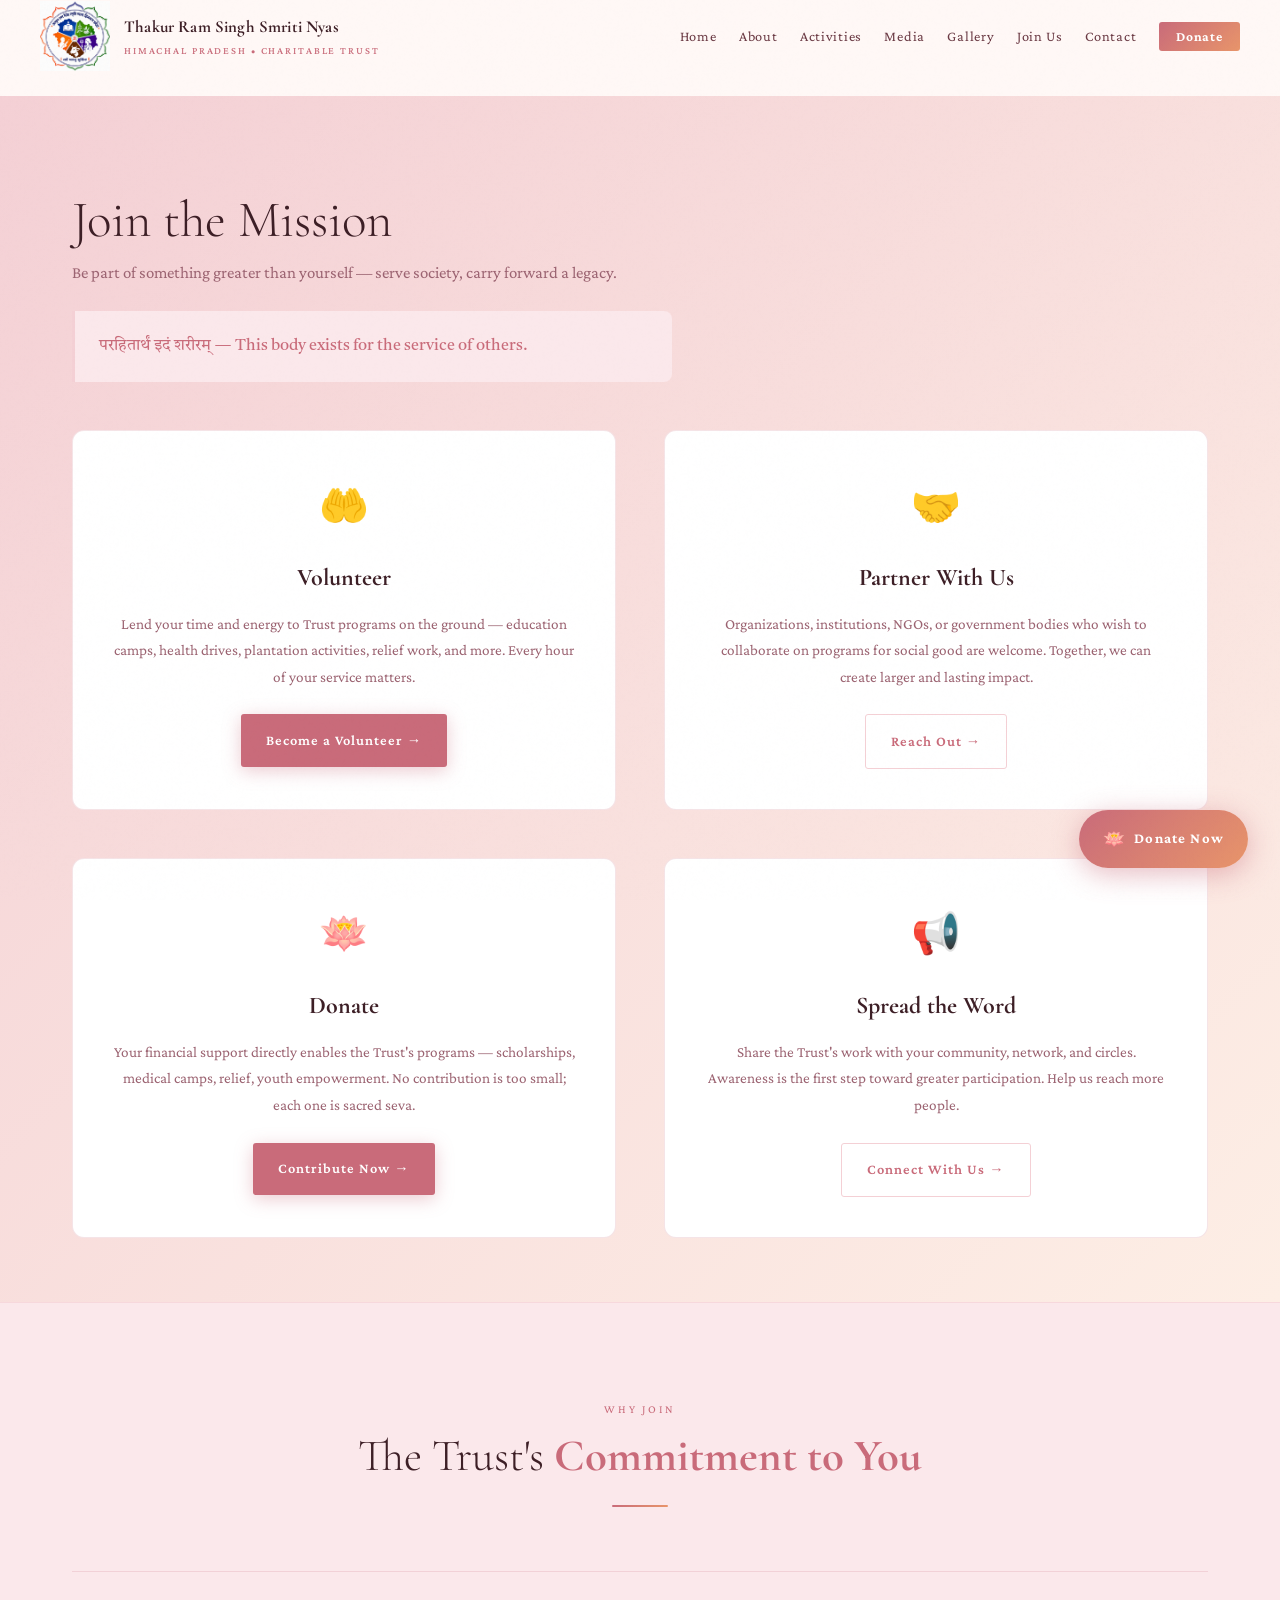
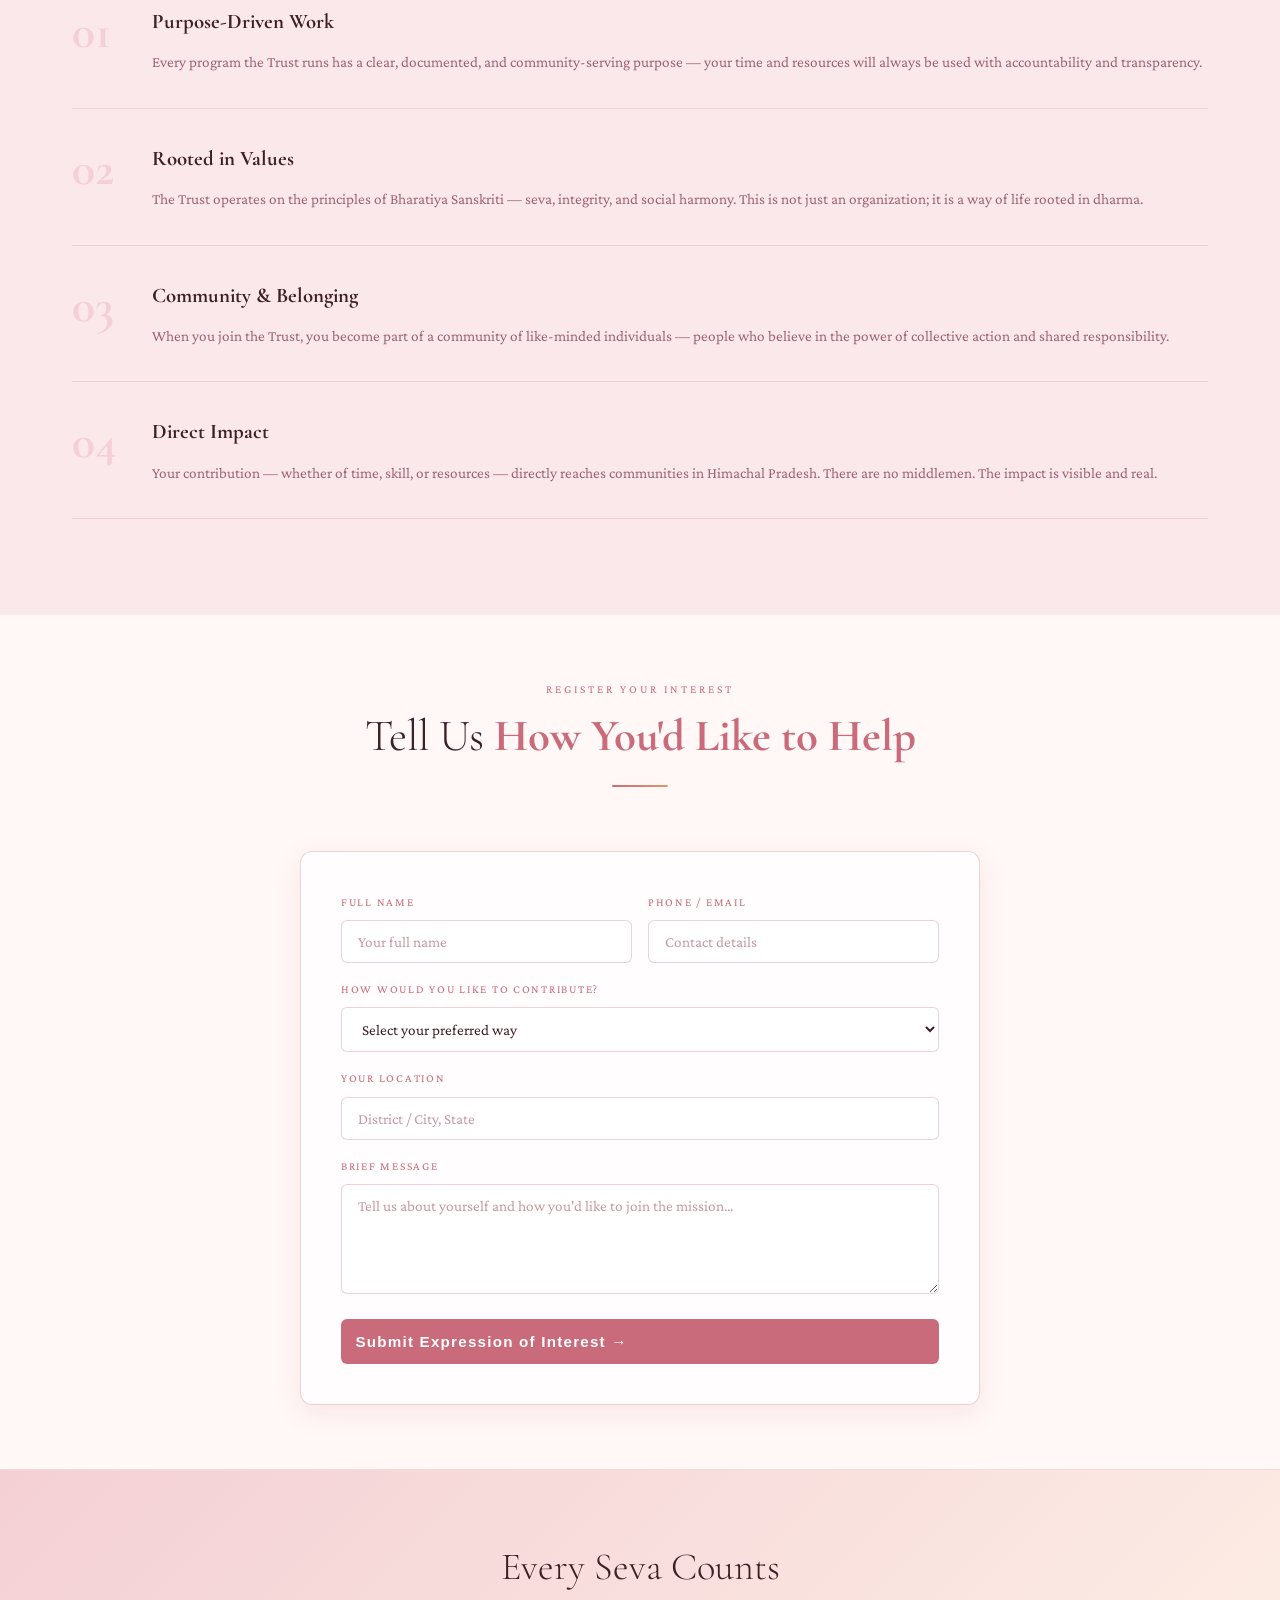
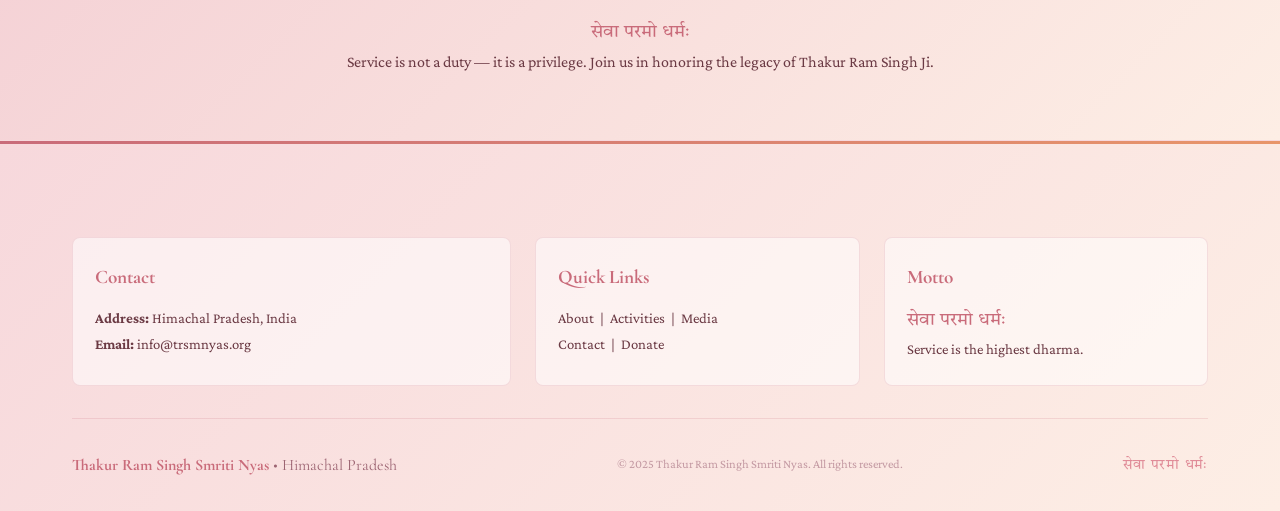
<file: join.html>
<!DOCTYPE html>
<html lang="en">
<head>
<meta charset="UTF-8">
<meta name="viewport" content="width=device-width, initial-scale=1.0">
<title>Join Us | Thakur Ram Singh Smriti Nyas</title>
<link rel="preconnect" href="https://fonts.googleapis.com">
<link href="https://fonts.googleapis.com/css2?family=Cormorant+Garamond:ital,wght@0,300;0,400;0,600;0,700;1,300;1,400&family=Crimson+Pro:ital,wght@0,300;0,400;0,600;1,400&family=Tiro+Devanagari+Sanskrit&display=swap" rel="stylesheet">
<link rel="stylesheet" href="assets/css/style.css">
</head>
<body>

<a href="donate.html" class="donate-float"><span class="df-icon">🪷</span> Donate Now</a>

<nav id="navbar">
  <div class="nav-inner">
    <a href="index.html" class="nav-logo">
      <div class="nav-logo-emblem">
        <img src="assets/images/trust-logo.png"
            alt="Thakur Ram Singh Smriti Nyas Emblem">
      </div>

      <div class="nav-logo-text">
        <span>Thakur Ram Singh Smriti Nyas</span>
        <span>Himachal Pradesh • Charitable Trust</span>
      </div>
    </a>
    <ul class="nav-links">
      <li><a href="index.html">Home</a></li>
      <li><a href="about.html">About</a></li>
      <li><a href="activities.html">Activities</a></li>
      <li><a href="media.html">Media</a></li>
      <li><a href="gallery.html">Gallery</a></li>
      <li><a href="join.html">Join Us</a></li>
      <li><a href="contact.html">Contact</a></li>
      <li><a href="donate.html" class="nav-donate-btn">Donate</a></li>
    </ul>
    <div class="hamburger" onclick="toggleMenu()"><span></span><span></span><span></span></div>
  </div>
</nav>
<div class="mobile-menu" id="mobileMenu">
  <a href="index.html" onclick="toggleMenu()">Home</a>
  <a href="about.html" onclick="toggleMenu()">About</a>
  <a href="activities.html" onclick="toggleMenu()">Activities</a>
  <a href="media.html" onclick="toggleMenu()">Media</a>
  <a href="gallery.html" onclick="toggleMenu()">Gallery</a>
  <a href="join.html" onclick="toggleMenu()">Join Us</a>
  <a href="contact.html" onclick="toggleMenu()">Contact</a>
  <a href="donate.html" onclick="toggleMenu()" style="color:var(--rose);font-weight:700;">Donate →</a>
</div>

<div class="page">

<!-- ── HERO ── -->
<section class="join-hero">
  <div class="container">
    <div class="page-title">Join the Mission</div>
    <p class="page-lead">Be part of something greater than yourself — serve society, carry forward a legacy.</p>
    <div class="about-shloka" style="max-width:600px;margin-top:1.5rem;">
      <p>परहितार्थं इदं शरीरम् — This body exists for the service of others.</p>
    </div>
    <div class="join-grid">
      <div class="join-option fade-in">
        <div class="join-option-icon">🤲</div>
        <h3>Volunteer</h3>
        <p>Lend your time and energy to Trust programs on the ground — education camps, health drives, plantation activities, relief work, and more. Every hour of your service matters.</p>
        <a href="contact.html" class="btn-primary" style="margin-top:1.5rem;display:inline-flex;">Become a Volunteer →</a>
      </div>
      <div class="join-option fade-in fade-in-delay-1">
        <div class="join-option-icon">🤝</div>
        <h3>Partner With Us</h3>
        <p>Organizations, institutions, NGOs, or government bodies who wish to collaborate on programs for social good are welcome. Together, we can create larger and lasting impact.</p>
        <a href="contact.html" class="btn-outline" style="margin-top:1.5rem;display:inline-flex;">Reach Out →</a>
      </div>
      <div class="join-option fade-in">
        <div class="join-option-icon">🪷</div>
        <h3>Donate</h3>
        <p>Your financial support directly enables the Trust's programs — scholarships, medical camps, relief, youth empowerment. No contribution is too small; each one is sacred seva.</p>
        <a href="donate.html" class="btn-primary" style="margin-top:1.5rem;display:inline-flex;">Contribute Now →</a>
      </div>
      <div class="join-option fade-in fade-in-delay-1">
        <div class="join-option-icon">📢</div>
        <h3>Spread the Word</h3>
        <p>Share the Trust's work with your community, network, and circles. Awareness is the first step toward greater participation. Help us reach more people.</p>
        <a href="contact.html" class="btn-outline" style="margin-top:1.5rem;display:inline-flex;">Connect With Us →</a>
      </div>
    </div>
  </div>
</section>

<!-- ── WHY JOIN ── -->
<section class="section" style="background:var(--blush);">
  <div class="container">
    <div class="section-header fade-in">
      <span class="section-label">Why Join</span>
      <h2>The Trust's <strong>Commitment to You</strong></h2>
      <div class="divider center"></div>
    </div>
    <div class="vision-items">
      <div class="vision-item fade-in">
        <div class="vision-item-num">01</div>
        <div>
          <div class="vision-item-title">Purpose-Driven Work</div>
          <div class="vision-item-desc">Every program the Trust runs has a clear, documented, and community-serving purpose — your time and resources will always be used with accountability and transparency.</div>
        </div>
      </div>
      <div class="vision-item fade-in">
        <div class="vision-item-num">02</div>
        <div>
          <div class="vision-item-title">Rooted in Values</div>
          <div class="vision-item-desc">The Trust operates on the principles of Bharatiya Sanskriti — seva, integrity, and social harmony. This is not just an organization; it is a way of life rooted in dharma.</div>
        </div>
      </div>
      <div class="vision-item fade-in">
        <div class="vision-item-num">03</div>
        <div>
          <div class="vision-item-title">Community & Belonging</div>
          <div class="vision-item-desc">When you join the Trust, you become part of a community of like-minded individuals — people who believe in the power of collective action and shared responsibility.</div>
        </div>
      </div>
      <div class="vision-item fade-in">
        <div class="vision-item-num">04</div>
        <div>
          <div class="vision-item-title">Direct Impact</div>
          <div class="vision-item-desc">Your contribution — whether of time, skill, or resources — directly reaches communities in Himachal Pradesh. There are no middlemen. The impact is visible and real.</div>
        </div>
      </div>
    </div>
  </div>
</section>

<!-- ── JOIN FORM ── -->
<section class="section" style="padding:4rem 0;">
  <div class="container">
    <div class="section-header fade-in">
      <span class="section-label">Register Your Interest</span>
      <h2>Tell Us <strong>How You'd Like to Help</strong></h2>
      <div class="divider center"></div>
    </div>
    <div class="contact-form fade-in" style="max-width:680px;margin:0 auto;">
      <div class="form-row">
        <div class="form-group">
          <label>Full Name</label>
          <input type="text" placeholder="Your full name">
        </div>
        <div class="form-group">
          <label>Phone / Email</label>
          <input type="text" placeholder="Contact details">
        </div>
      </div>
      <div class="form-group">
        <label>How would you like to contribute?</label>
        <select>
          <option value="">Select your preferred way</option>
          <option>Volunteer — Field Programs</option>
          <option>Volunteer — Skills / Expertise</option>
          <option>Financial Donation</option>
          <option>Institutional Partnership</option>
          <option>Awareness & Outreach</option>
          <option>Other</option>
        </select>
      </div>
      <div class="form-group">
        <label>Your Location</label>
        <input type="text" placeholder="District / City, State">
      </div>
      <div class="form-group">
        <label>Brief Message</label>
        <textarea placeholder="Tell us about yourself and how you'd like to join the mission..."></textarea>
      </div>
      <button class="btn-submit">Submit Expression of Interest →</button>
    </div>
  </div>
</section>

<section class="banner">
  <div class="container">
    <h2>Every Seva Counts</h2>
    <p style="font-family:var(--ff-devan);font-size:1.1rem;color:var(--rose);">सेवा परमो धर्मः</p>
    <p>Service is not a duty — it is a privilege. Join us in honoring the legacy of Thakur Ram Singh Ji.</p>
  </div>
</section>

<!-- Footer -->
<div class="contact-shell" style="padding:3rem 0 2rem;">
  <div class="container">
    <div class="footer-columns">
      <div class="footer-panel">
        <h4>Contact</h4>
        <p><strong>Address:</strong> Himachal Pradesh, India</p>
        <p><strong>Email:</strong> info@trsmnyas.org</p>
      </div>
      <div class="footer-panel">
        <h4>Quick Links</h4>
        <p><a href="about.html">About</a> &nbsp;|&nbsp; <a href="activities.html">Activities</a> &nbsp;|&nbsp; <a href="media.html">Media</a></p>
        <p><a href="contact.html">Contact</a> &nbsp;|&nbsp; <a href="donate.html">Donate</a></p>
      </div>
      <div class="footer-panel">
        <h4>Motto</h4>
        <p style="font-family:var(--ff-devan); color:var(--rose);font-size:1.1rem;">सेवा परमो धर्मः</p>
        <p>Service is the highest dharma.</p>
      </div>
    </div>
    <div class="footer-bottom">
      <div class="footer-logo-text"><strong>Thakur Ram Singh Smriti Nyas</strong> • Himachal Pradesh</div>
      <div class="footer-copy">© 2025 Thakur Ram Singh Smriti Nyas. All rights reserved.</div>
      <div class="footer-shloka">सेवा परमो धर्मः</div>
    </div>
  </div>
</div>

</div><!-- .page -->
<script src="assets/js/main.js"></script>
</body>
</html>
</file>
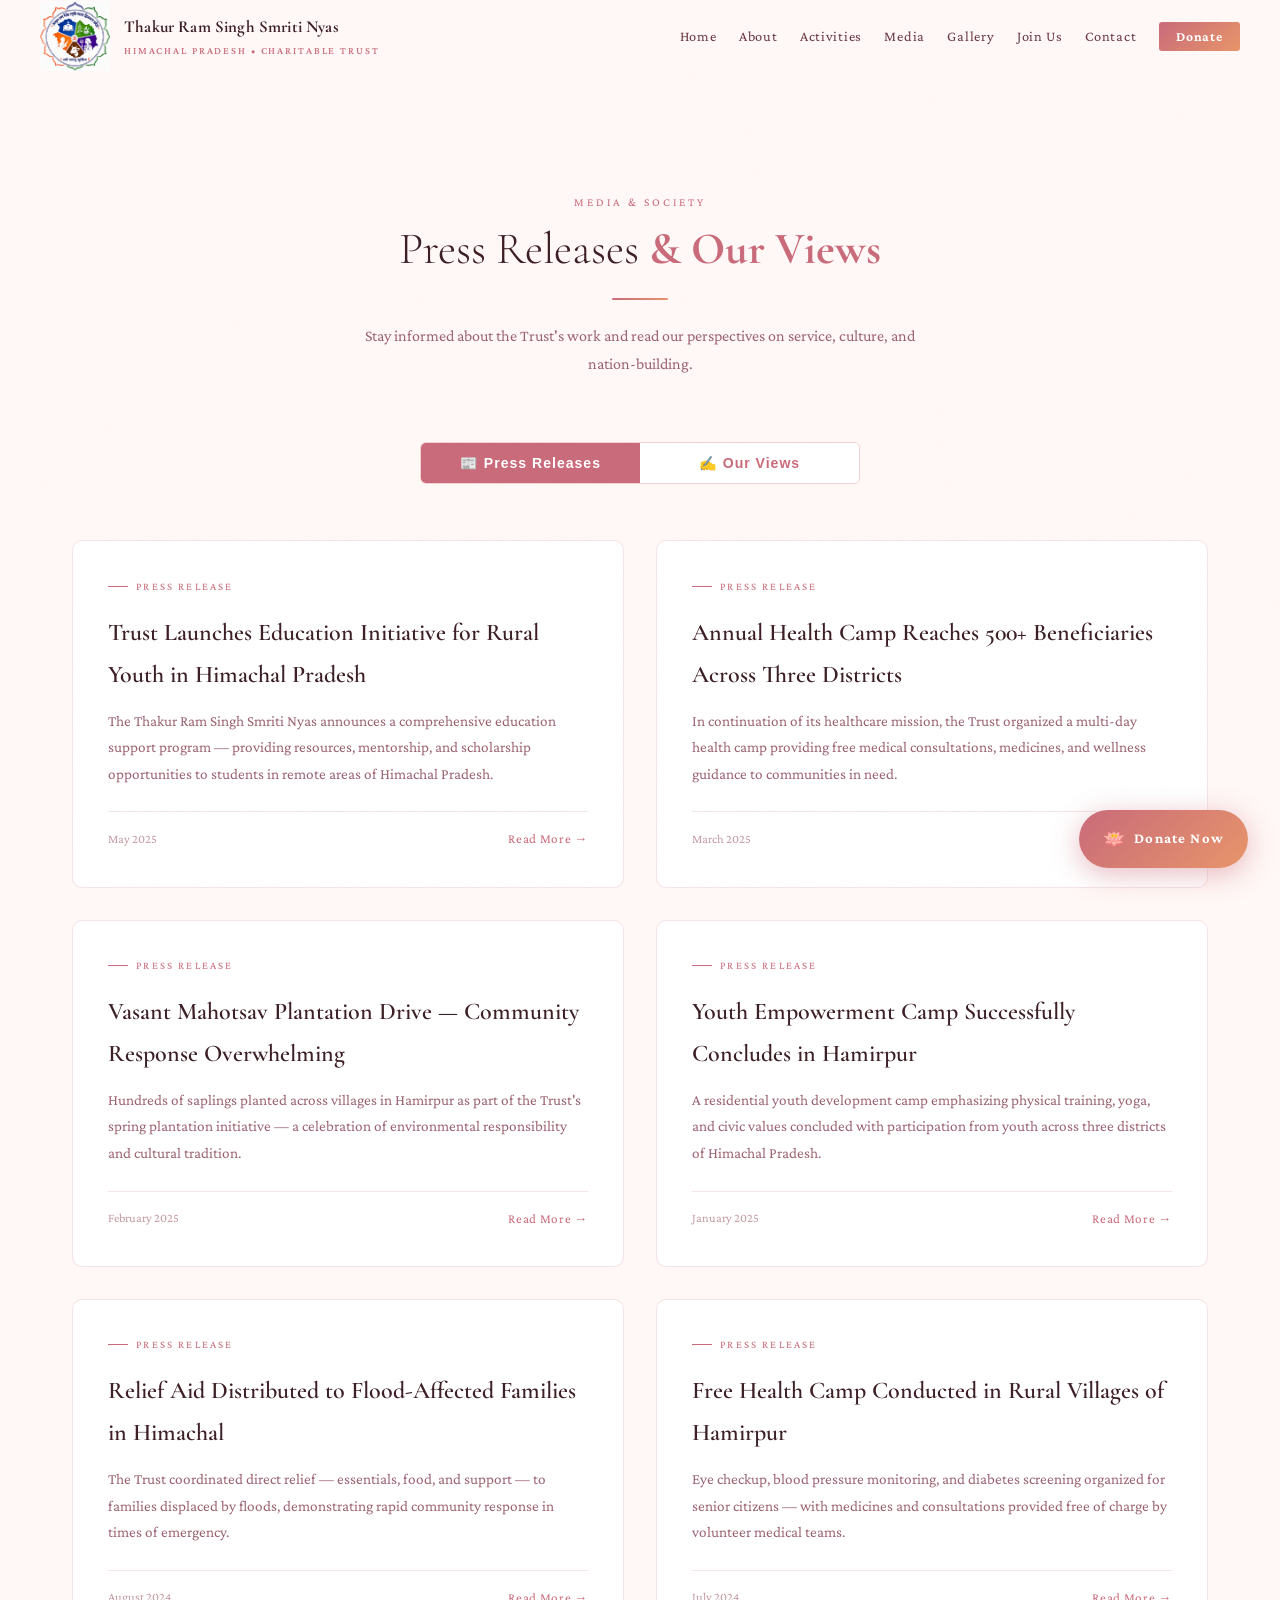
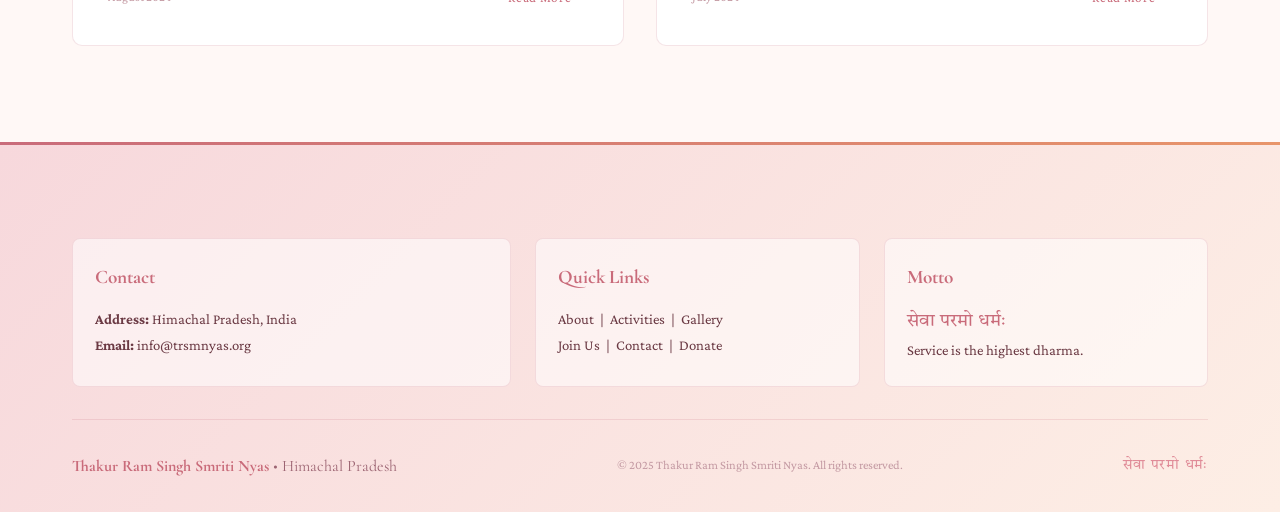
<file: media.html>
<!DOCTYPE html>
<html lang="en">
<head>
<meta charset="UTF-8">
<meta name="viewport" content="width=device-width, initial-scale=1.0">
<title>Media | Thakur Ram Singh Smriti Nyas</title>
<link rel="preconnect" href="https://fonts.googleapis.com">
<link href="https://fonts.googleapis.com/css2?family=Cormorant+Garamond:ital,wght@0,300;0,400;0,600;0,700;1,300;1,400&family=Crimson+Pro:ital,wght@0,300;0,400;0,600;1,400&family=Tiro+Devanagari+Sanskrit&display=swap" rel="stylesheet">
<link rel="stylesheet" href="assets/css/style.css">
</head>
<body>

<a href="donate.html" class="donate-float"><span class="df-icon">🪷</span> Donate Now</a>

<nav id="navbar">
  <div class="nav-inner">
    <a href="index.html" class="nav-logo">
      <div class="nav-logo-emblem">
        <img src="assets/images/trust-logo.png"
            alt="Thakur Ram Singh Smriti Nyas Emblem">
      </div>

      <div class="nav-logo-text">
        <span>Thakur Ram Singh Smriti Nyas</span>
        <span>Himachal Pradesh • Charitable Trust</span>
      </div>
    </a>
    <ul class="nav-links">
      <li><a href="index.html">Home</a></li>
      <li><a href="about.html">About</a></li>
      <li><a href="activities.html">Activities</a></li>
      <li><a href="media.html">Media</a></li>
      <li><a href="gallery.html">Gallery</a></li>
      <li><a href="join.html">Join Us</a></li>
      <li><a href="contact.html">Contact</a></li>
      <li><a href="donate.html" class="nav-donate-btn">Donate</a></li>
    </ul>
    <div class="hamburger" onclick="toggleMenu()"><span></span><span></span><span></span></div>
  </div>
</nav>
<div class="mobile-menu" id="mobileMenu">
  <a href="index.html" onclick="toggleMenu()">Home</a>
  <a href="about.html" onclick="toggleMenu()">About</a>
  <a href="activities.html" onclick="toggleMenu()">Activities</a>
  <a href="media.html" onclick="toggleMenu()">Media</a>
  <a href="gallery.html" onclick="toggleMenu()">Gallery</a>
  <a href="join.html" onclick="toggleMenu()">Join Us</a>
  <a href="contact.html" onclick="toggleMenu()">Contact</a>
  <a href="donate.html" onclick="toggleMenu()" style="color:var(--rose);font-weight:700;">Donate →</a>
</div>

<div class="page">
<section class="media">
  <div class="container">
    <div class="section-header fade-in">
      <span class="section-label">Media & Society</span>
      <h2>Press Releases <strong>&amp; Our Views</strong></h2>
      <div class="divider center"></div>
      <p style="color:var(--ink-lt);max-width:580px;margin:0 auto;">Stay informed about the Trust's work and read our perspectives on service, culture, and nation-building.</p>
    </div>

    <!-- Tab switcher -->
    <div class="media-tabs">
      <button class="media-tab active" onclick="showMedia('press',this)">📰 Press Releases</button>
      <button class="media-tab" onclick="showMedia('views',this)">✍️ Our Views</button>
    </div>

    <!-- ══ Press Releases ══ -->
    <div class="media-panel active" id="press">
      <div class="media-grid">
        <div class="media-card fade-in">
          <div class="media-card-type">Press Release</div>
          <h3>Trust Launches Education Initiative for Rural Youth in Himachal Pradesh</h3>
          <p>The Thakur Ram Singh Smriti Nyas announces a comprehensive education support program — providing resources, mentorship, and scholarship opportunities to students in remote areas of Himachal Pradesh.</p>
          <div class="media-card-footer"><span>May 2025</span><a href="#">Read More →</a></div>
        </div>
        <div class="media-card fade-in fade-in-delay-1">
          <div class="media-card-type">Press Release</div>
          <h3>Annual Health Camp Reaches 500+ Beneficiaries Across Three Districts</h3>
          <p>In continuation of its healthcare mission, the Trust organized a multi-day health camp providing free medical consultations, medicines, and wellness guidance to communities in need.</p>
          <div class="media-card-footer"><span>March 2025</span><a href="#">Read More →</a></div>
        </div>
        <div class="media-card fade-in">
          <div class="media-card-type">Press Release</div>
          <h3>Vasant Mahotsav Plantation Drive — Community Response Overwhelming</h3>
          <p>Hundreds of saplings planted across villages in Hamirpur as part of the Trust's spring plantation initiative — a celebration of environmental responsibility and cultural tradition.</p>
          <div class="media-card-footer"><span>February 2025</span><a href="#">Read More →</a></div>
        </div>
        <div class="media-card fade-in fade-in-delay-1">
          <div class="media-card-type">Press Release</div>
          <h3>Youth Empowerment Camp Successfully Concludes in Hamirpur</h3>
          <p>A residential youth development camp emphasizing physical training, yoga, and civic values concluded with participation from youth across three districts of Himachal Pradesh.</p>
          <div class="media-card-footer"><span>January 2025</span><a href="#">Read More →</a></div>
        </div>
        <div class="media-card fade-in">
          <div class="media-card-type">Press Release</div>
          <h3>Relief Aid Distributed to Flood-Affected Families in Himachal</h3>
          <p>The Trust coordinated direct relief — essentials, food, and support — to families displaced by floods, demonstrating rapid community response in times of emergency.</p>
          <div class="media-card-footer"><span>August 2024</span><a href="#">Read More →</a></div>
        </div>
        <div class="media-card fade-in fade-in-delay-1">
          <div class="media-card-type">Press Release</div>
          <h3>Free Health Camp Conducted in Rural Villages of Hamirpur</h3>
          <p>Eye checkup, blood pressure monitoring, and diabetes screening organized for senior citizens — with medicines and consultations provided free of charge by volunteer medical teams.</p>
          <div class="media-card-footer"><span>July 2024</span><a href="#">Read More →</a></div>
        </div>
      </div>
    </div>

    <!-- ══ Our Views ══ -->
    <div class="media-panel" id="views">
      <div class="media-grid">
        <div class="media-card fade-in">
          <div class="media-card-type">Our Views</div>
          <h3>The Philosophy of Seva: Why Selfless Service Is the Foundation of Nation-Building</h3>
          <p>Exploring the ancient Bharatiya principle of Seva and how it continues to guide the Trust's work — from rural development to youth empowerment — in the contemporary context of Himachal Pradesh.</p>
          <div class="media-card-footer"><span>April 2025</span><a href="#">Read More →</a></div>
        </div>
        <div class="media-card fade-in fade-in-delay-1">
          <div class="media-card-type">Our Views</div>
          <h3>माता भूमिः: Our Environmental Conservation Journey in the Himalayan Foothills</h3>
          <p>A reflection on the Trust's plantation drives, water conservation efforts, and community awareness programs — and what it means to truly honor the earth as our mother in the mountains of Himachal.</p>
          <div class="media-card-footer"><span>February 2025</span><a href="#">Read More →</a></div>
        </div>
        <div class="media-card fade-in">
          <div class="media-card-type">Our Views</div>
          <h3>Why Historical Consciousness Matters: Remembering Thakur Ram Singh Ji's Legacy</h3>
          <p>A tribute to the founder's lifelong mission to restore authentic Bharatiya history — and why his work through Akhil Bharatiya Itihas Sankalan Yojana remains relevant today.</p>
          <div class="media-card-footer"><span>September 2024</span><a href="#">Read More →</a></div>
        </div>
        <div class="media-card fade-in fade-in-delay-1">
          <div class="media-card-type">Our Views</div>
          <h3>Youth, Discipline, and the Future of Bharat: A Perspective from the Trust</h3>
          <p>Our belief that a disciplined, culturally rooted, and socially responsible youth is the foundation of a strong nation — and what our programs seek to cultivate in young people.</p>
          <div class="media-card-footer"><span>June 2024</span><a href="#">Read More →</a></div>
        </div>
      </div>
    </div>

  </div>
</section>

<!-- Footer -->
<div class="contact-shell" style="padding:3rem 0 2rem;">
  <div class="container">
    <div class="footer-columns">
      <div class="footer-panel">
        <h4>Contact</h4>
        <p><strong>Address:</strong> Himachal Pradesh, India</p>
        <p><strong>Email:</strong> info@trsmnyas.org</p>
      </div>
      <div class="footer-panel">
        <h4>Quick Links</h4>
        <p><a href="about.html">About</a> &nbsp;|&nbsp; <a href="activities.html">Activities</a> &nbsp;|&nbsp; <a href="gallery.html">Gallery</a></p>
        <p><a href="join.html">Join Us</a> &nbsp;|&nbsp; <a href="contact.html">Contact</a> &nbsp;|&nbsp; <a href="donate.html">Donate</a></p>
      </div>
      <div class="footer-panel">
        <h4>Motto</h4>
        <p style="font-family:var(--ff-devan); color:var(--rose);font-size:1.1rem;">सेवा परमो धर्मः</p>
        <p>Service is the highest dharma.</p>
      </div>
    </div>
    <div class="footer-bottom">
      <div class="footer-logo-text"><strong>Thakur Ram Singh Smriti Nyas</strong> • Himachal Pradesh</div>
      <div class="footer-copy">© 2025 Thakur Ram Singh Smriti Nyas. All rights reserved.</div>
      <div class="footer-shloka">सेवा परमो धर्मः</div>
    </div>
  </div>
</div>

</div><!-- .page -->
<script src="assets/js/main.js"></script>
<script>
function showMedia(id, btn) {
  document.querySelectorAll('.media-panel').forEach(p => p.classList.remove('active'));
  document.querySelectorAll('.media-tab').forEach(b => b.classList.remove('active'));
  document.getElementById(id).classList.add('active');
  btn.classList.add('active');
}
</script>
</body>
</html>
</file>
<file: assets/css/style.css>
/* =========================================================
   THAKUR RAM SINGH SMRITI NYAS
   Light Pink → Peach Theme  •  Full Rewrite
========================================================= */

:root {

  /* ── Core Palette ── */
  --rose:        #C96B7A;      /* primary accent – deep rose */
  --rose-lt:     #E08C98;      /* lighter rose */
  --rose-pale:   #F4D0D5;      /* very pale rose */

  --peach:       #E8956A;      /* warm peach accent */
  --peach-lt:    #F2B08A;      /* light peach */
  --peach-pale:  #FDEEE5;      /* softest peach wash */

  --blush:       #FBE8EB;      /* blush card / section bg */
  --blush-mid:   #F7D8DC;      /* mid blush for dividers / borders */

  --cream:       #FFF8F6;      /* page background */
  --cream-dk:    #FFF0EC;      /* slightly darker cream */

  /* ── Text ── */
  --ink:         #3D1F26;      /* richest dark for headings */
  --ink-mid:     #6B3A44;      /* body text */
  --ink-lt:      #9C6472;      /* muted text */
  --ink-xs:      #C49AA3;      /* placeholder / caption */

  /* ── Borders & Shadows ── */
  --border:      rgba(201,107,122,0.18);
  --border-mid:  rgba(201,107,122,0.30);

  --shadow:      0 8px 28px rgba(201,107,122,0.12);
  --shadow-lg:   0 18px 56px rgba(201,107,122,0.18);

  /* ── Gradients ── */
  --grad-hero:   linear-gradient(135deg, #FDE8EC 0%, #FDF2EE 55%, #FDEEE5 100%);
  --grad-accent: linear-gradient(135deg, var(--rose), var(--peach));
  --grad-card:   linear-gradient(135deg, #FFF0F2 0%, #FFF5F0 100%);
  --grad-banner: linear-gradient(135deg, #F4D0D5 0%, #FDEEE5 100%);
  --grad-footer: linear-gradient(135deg, #F7D8DC 0%, #FDEEE5 100%);

  /* ── Typography ── */
  --ff-display: 'Cormorant Garamond', serif;
  --ff-body:    'Crimson Pro', serif;
  --ff-devan:   'Tiro Devanagari Sanskrit', serif;
}

/* ── Reset ── */
*, *::before, *::after { box-sizing: border-box; margin: 0; padding: 0; }
html { scroll-behavior: smooth; font-size: 16px; }
body {
  font-family: var(--ff-body);
  background: var(--cream);
  color: var(--ink-mid);
  overflow-x: hidden;
  line-height: 1.75;
}
a { color: inherit; text-decoration: none; }
img { max-width: 100%; display: block; }

/* ── Scrollbar ── */
::-webkit-scrollbar { width: 6px; }
::-webkit-scrollbar-track { background: var(--cream-dk); }
::-webkit-scrollbar-thumb { background: var(--rose-pale); border-radius: 3px; }

/* ── Subtle noise texture ── */
body::before {
  content: '';
  position: fixed; inset: 0;
  background-image: url("data:image/svg+xml,%3Csvg viewBox='0 0 256 256' xmlns='http://www.w3.org/2000/svg'%3E%3Cfilter id='noise'%3E%3CfeTurbulence type='fractalNoise' baseFrequency='0.9' numOctaves='4' stitchTiles='stitch'/%3E%3C/filter%3E%3Crect width='100%25' height='100%25' filter='url(%23noise)' opacity='0.03'/%3E%3C/svg%3E");
  pointer-events: none; z-index: 9999; opacity: 0.25;
}

/* =========================================================
   LAYOUT HELPERS
========================================================= */
.container  { max-width: 1200px; margin: 0 auto; padding: 0 2rem; }
.page       { padding-top: 96px; }
.section    { padding: 6rem 0; }

.section-label {
  font-size: 0.72rem; letter-spacing: 0.26em; text-transform: uppercase;
  color: var(--rose); display: block; margin-bottom: 0.75rem;
}
.divider {
  width: 56px; height: 2px;
  background: var(--grad-accent);
  margin: 1.4rem 0; border-radius: 2px;
}
.divider.center { margin: 1.4rem auto; }

/* page-level headings */
.page-title {
  font-family: var(--ff-display);
  font-size: clamp(2.2rem, 4vw, 3.4rem);
  font-weight: 300; color: var(--ink); line-height: 1.1;
}
.page-lead {
  color: var(--ink-lt); font-size: 1.05rem; margin-top: 0.6rem;
}
.section-header { text-align: center; margin-bottom: 4rem; }
.section-header h2 {
  font-family: var(--ff-display);
  font-size: clamp(2rem, 3.5vw, 3rem);
  font-weight: 300; color: var(--ink); line-height: 1.15;
}
.section-header h2 strong { font-weight: 700; color: var(--rose); }

/* =========================================================
   NAVBAR
========================================================= */
#navbar {
  position: fixed; top: 0; left: 0; right: 0; z-index: 1000;
  padding: 0 2rem;
  transition: all 0.4s ease;
}
#navbar.scrolled {
  background: rgba(255,248,246,0.96);
  backdrop-filter: blur(14px);
  border-bottom: 1px solid var(--border);
  box-shadow: 0 2px 20px rgba(201,107,122,0.08);
}

.nav-inner {
  max-width: 1200px; margin: 0 auto;
  display: flex; align-items: center; justify-content: space-between;
  height: 72px;
}

.nav-logo{
    display:flex;
    align-items:center;
    gap:14px;
    text-decoration:none;
}

.nav-logo-emblem{
    width:70px;
    height:70px;
    flex-shrink:0;
    display:flex;
    align-items:center;
    justify-content:center;
}

.nav-logo-emblem img{
    width:100%;
    height:100%;
    object-fit:contain;
    display:block;
}

.nav-logo-text{
    display:flex;
    flex-direction:column;
    justify-content:center;
}
.nav-logo-text span:first-child {
  display: block; font-family: var(--ff-display); font-size: 1.05rem;
  font-weight: 700; color: var(--ink); letter-spacing: 0.01em;
}
.nav-logo-text span:last-child {
  display: block; font-size: 0.65rem; letter-spacing: 0.18em;
  text-transform: uppercase; color: var(--rose); font-weight: 500;
}

.nav-links { display: flex; gap: 1.4rem; list-style: none; align-items: center; }
.nav-links a {
  font-size: 0.9rem; letter-spacing: 0.05em;
  color: var(--ink-mid); font-weight: 400; transition: color 0.2s;
  position: relative;
}
.nav-links a::after {
  content: ''; position: absolute; bottom: -3px; left: 0; right: 0;
  height: 1px; background: var(--rose);
  transform: scaleX(0); transition: transform 0.25s;
}
.nav-links a:hover { color: var(--rose); }
.nav-links a:hover::after { transform: scaleX(1); }

.nav-cta {
  background: var(--rose); color: #fff !important;
  padding: 0.5rem 1.2rem; border-radius: 3px;
  font-weight: 600 !important; transition: background 0.2s !important;
}
.nav-cta:hover { background: var(--peach) !important; }
.nav-cta::after { display: none !important; }

.hamburger { display: none; flex-direction: column; gap: 5px; cursor: pointer; }
.hamburger span { display: block; width: 24px; height: 2px; background: var(--ink); transition: all 0.3s; }

/* =========================================================
   HERO
========================================================= */
.hero {
  min-height: 100vh;
  background: var(--grad-hero);
  position: relative; overflow: hidden;
  display: flex; align-items: center;
}
.hero-bg-pattern {
  position: absolute; inset: 0;
  background-image:
    radial-gradient(ellipse 70% 60% at 65% 50%, rgba(232,149,106,0.13) 0%, transparent 70%),
    radial-gradient(ellipse 40% 40% at 15% 80%, rgba(201,107,122,0.10) 0%, transparent 60%);
}
.hero-mandala {
  position: absolute; right: -90px; top: 50%;
  transform: translateY(-50%);
  width: 620px; height: 620px; opacity: 0.08;
}
.hero-mandala svg { width: 100%; height: 100%; animation: spin 120s linear infinite; }
@keyframes spin { to { transform: rotate(360deg); } }

.hero-content {
  position: relative; z-index: 2;
  max-width: 1200px; margin: 0 auto; padding: 6rem 2rem 4rem;
  display: grid; grid-template-columns: 1fr 1fr; gap: 4rem; align-items: center;
}

.hero-tag {
  display: inline-flex; align-items: center; gap: 0.5rem;
  background: rgba(201,107,122,0.10); border: 1px solid rgba(201,107,122,0.22);
  padding: 0.35rem 1rem; border-radius: 30px;
  font-size: 0.72rem; letter-spacing: 0.2em; text-transform: uppercase;
  color: var(--rose); margin-bottom: 1.5rem;
}
.hero-tag::before { content: '✦'; font-size: 0.6rem; }

.hero-title {
  font-family: var(--ff-display); color: var(--ink);
  font-size: clamp(2.4rem, 4.5vw, 4.1rem);
  line-height: 1.05; font-weight: 300; margin-bottom: 0.5rem;
}
.hero-title strong { font-weight: 700; color: var(--rose); }
.hero-title em    { font-style: italic; color: var(--peach); }

.hero-subtitle-devan {
  font-family: var(--ff-devan); color: var(--rose-lt);
  font-size: 1.1rem; margin-bottom: 1.5rem; line-height: 1.7; opacity: 0.9;
}
.hero-desc {
  color: var(--ink-mid); font-size: 1.05rem;
  line-height: 1.9; margin-bottom: 2rem; max-width: 540px;
}
.hero-actions { display: flex; gap: 1rem; flex-wrap: wrap; }

/* Buttons */
.btn-primary, .btn-outline, .btn-soft, .btn-submit, .wiki-link {
  display: inline-flex; align-items: center; gap: 0.5rem;
  padding: 0.85rem 1.55rem; border-radius: 3px;
  font-size: 0.9rem; letter-spacing: 0.07em;
  transition: all 0.25s; font-weight: 600;
}
.btn-primary {
  background: var(--rose); color: #fff;
  box-shadow: 0 4px 18px rgba(201,107,122,0.35);
}
.btn-primary:hover { background: var(--rose-lt); transform: translateY(-2px); }

.btn-outline {
  border: 1.5px solid var(--rose-pale); color: var(--rose);
}
.btn-outline:hover { background: var(--rose-pale); border-color: var(--rose-lt); }

.btn-soft {
  background: rgba(255,255,255,0.55); color: var(--ink-mid);
  border: 1px solid var(--border);
  backdrop-filter: blur(4px);
}
.btn-soft:hover { background: rgba(255,255,255,0.85); }

/* Hero right stat cards */
.hero-right { display: grid; grid-template-columns: 1fr 1fr; gap: 1rem; }
.hero-stat-card {
  background: rgba(255,255,255,0.68);
  border: 1px solid var(--border);
  padding: 1.5rem; border-radius: 8px;
  backdrop-filter: blur(6px);
  transition: box-shadow 0.3s;
}
.hero-stat-card:hover { box-shadow: var(--shadow); }
.hero-stat-card:nth-child(1) { grid-column: span 2; display: flex; align-items: center; gap: 1rem; }
.hero-stat-num {
  font-family: var(--ff-display); font-size: 2.8rem;
  font-weight: 700; color: var(--rose); line-height: 1;
}
.hero-stat-label { font-size: 0.82rem; color: var(--ink-lt); letter-spacing: 0.05em; margin-top: 0.25rem; }
.hero-stat-icon  { font-size: 1.8rem; margin-bottom: 0.5rem; }
.hero-stat-text  { font-size: 0.9rem; color: var(--ink-mid); line-height: 1.5; }

.hero-scroll {
  position: absolute; bottom: 2rem; left: 50%; transform: translateX(-50%);
  display: flex; flex-direction: column; align-items: center; gap: 0.5rem;
  color: var(--ink-lt); font-size: 0.7rem; letter-spacing: 0.2em; text-transform: uppercase;
  animation: bounce 2s ease-in-out infinite; cursor: pointer;
}
.hero-scroll::after { content: '↓'; font-size: 1rem; color: var(--rose); }
@keyframes bounce { 0%,100%{transform:translateX(-50%) translateY(0)} 50%{transform:translateX(-50%) translateY(8px)} }

/* =========================================================
   MARQUEE STRIP
========================================================= */
.marquee-strip {
  background: var(--grad-accent);
  padding: 0.65rem 0; overflow: hidden;
}
.marquee-track {
  display: flex; gap: 3rem; animation: marquee 30s linear infinite; width: max-content;
}
.marquee-item {
  display: flex; align-items: center; gap: 1rem; white-space: nowrap;
  font-size: 0.8rem; letter-spacing: 0.12em; text-transform: uppercase;
  color: rgba(255,255,255,0.92);
}
.marquee-item::before { content: '✦'; font-size: 0.6rem; opacity: 0.75; }
@keyframes marquee { to { transform: translateX(-50%); } }

/* =========================================================
   ABOUT / SPLIT GRID
========================================================= */
.about-grid, .founder-grid, .contact-grid, .page-split {
  display: grid; grid-template-columns: 1fr 1fr; gap: 5rem; align-items: center;
}

.about-img-frame, .panel-image {
  aspect-ratio: 4/5; border-radius: 12px;
  background: var(--grad-card);
  border: 1px solid var(--blush-mid);
  position: relative; overflow: hidden;
  display: flex; align-items: center; justify-content: center;
  box-shadow: var(--shadow-lg);
}
.about-img-inner, .panel-overlay {
  text-align: center; padding: 3rem; color: var(--ink-mid);
}
.about-img-inner .big-om, .founder-mark {
  font-size: 6rem; line-height: 1; margin-bottom: 1rem;
  color: var(--rose-pale);
}
.about-img-inner p {
  font-family: var(--ff-devan); font-size: 1.1rem; line-height: 1.8; color: var(--rose-lt);
}

.about-badge {
  position: absolute; bottom: -1.5rem; right: -1.5rem;
  background: var(--rose); color: #fff;
  width: 100px; height: 100px; border-radius: 50%;
  display: flex; flex-direction: column; align-items: center; justify-content: center;
  font-family: var(--ff-display); box-shadow: 0 4px 20px rgba(201,107,122,0.35);
}
.about-badge span:first-child { font-size: 1.6rem; font-weight: 700; line-height: 1; }
.about-badge span:last-child  { font-size: 0.6rem; letter-spacing: 0.1em; text-transform: uppercase; }

.about-content h2, .founder-content h2, .text-block h2 {
  font-family: var(--ff-display); font-size: clamp(2rem, 3vw, 2.8rem);
  font-weight: 300; line-height: 1.2; color: var(--ink); margin-bottom: 1rem;
}
.about-content h2 em, .founder-content h2 em, .text-block h2 em {
  font-style: italic; color: var(--rose);
}
.about-content p, .founder-content p, .text-block p {
  font-size: 1.05rem; color: var(--ink-mid); margin-bottom: 1rem; line-height: 1.9;
}

.about-shloka, .quote-box {
  background: var(--blush); border-left: 3px solid var(--rose-pale);
  padding: 1.25rem 1.5rem; border-radius: 0 8px 8px 0; margin: 1.5rem 0;
}
.about-shloka p, .quote-box p {
  font-family: var(--ff-devan); font-size: 1rem; color: var(--rose); margin: 0; line-height: 1.9;
}

.about-pillars { display: flex; gap: 2.5rem; margin-top: 2rem; flex-wrap: wrap; }
.pillar { text-align: center; }
.pillar-icon { font-size: 1.5rem; margin-bottom: 0.4rem; }
.pillar-word {
  font-family: var(--ff-display); font-size: 1rem; font-weight: 700; color: var(--ink); display: block;
}
.pillar-word-devan {
  font-family: var(--ff-devan); font-size: 0.82rem; color: var(--rose); display: block;
}

/* =========================================================
   ACTIVITIES GRID
========================================================= */
.activities-grid {
  display: grid; grid-template-columns: repeat(4, 1fr); gap: 1.5rem;
}
.activity-card {
  background: #fff;
  border: 1px solid var(--border);
  border-radius: 10px; padding: 2rem 1.5rem;
  transition: all 0.35s cubic-bezier(0.4,0,0.2,1);
  position: relative; overflow: hidden;
}
.activity-card::before {
  content: ''; position: absolute; bottom: 0; left: 0; right: 0;
  height: 3px; background: var(--grad-accent);
  transform: scaleX(0); transition: transform 0.35s;
}
.activity-card:hover { transform: translateY(-6px); box-shadow: var(--shadow); border-color: var(--rose-pale); }
.activity-card:hover::before { transform: scaleX(1); }
.activity-card:nth-child(1) { grid-column: span 2; }
.activity-card:nth-child(6) { grid-column: span 2; }

.card-icon  { font-size: 2rem; margin-bottom: 1rem; }
.card-num {
  position: absolute; top: 1.25rem; right: 1.25rem;
  font-family: var(--ff-display); font-size: 2.5rem;
  font-weight: 700; color: var(--rose); opacity: 0.07; line-height: 1;
}
.card-title {
  font-family: var(--ff-display); font-size: 1.2rem;
  font-weight: 700; color: var(--ink); margin-bottom: 0.75rem;
}
.card-desc  { font-size: 0.92rem; color: var(--ink-lt); line-height: 1.75; margin-bottom: 1rem; }
.card-shloka {
  font-family: var(--ff-devan); font-size: 0.78rem;
  color: var(--rose); line-height: 1.7;
  border-top: 1px solid var(--border); padding-top: 0.75rem; margin-top: 0.75rem;
}

/* =========================================================
   FOUNDER PAGE
========================================================= */
.founder {
  padding: 6rem 0;
  background: var(--grad-banner);
  position: relative; overflow: hidden;
}
.founder::before {
  content: ''; position: absolute; inset: 0;
  background: radial-gradient(ellipse at 80% 50%, rgba(232,149,106,0.12) 0%, transparent 60%);
}
.founder-grid { position: relative; z-index: 1; }

.founder-portrait {
  background: rgba(255,255,255,0.72);
  border: 1px solid var(--border-mid);
  border-radius: 12px; padding: 2.5rem;
  text-align: center;
  box-shadow: var(--shadow);
}
.founder-photo {
  width: 220px; height: 220px; margin: 0 auto 1.5rem; border-radius: 50%;
  overflow: hidden; border: 5px solid var(--rose-pale);
  box-shadow: 0 0 50px rgba(201,107,122,0.2);
}
.founder-photo img { width: 100%; height: 100%; object-fit: cover; }

.founder-portrait h3 {
  font-family: var(--ff-display); font-size: 1.6rem;
  color: var(--ink); font-weight: 300; margin-bottom: 0.25rem;
}
.founder-portrait .years {
  font-size: 0.8rem; color: var(--rose); letter-spacing: 0.15em; text-transform: uppercase;
}
.founder-portrait p { color: var(--ink-mid) !important; }

.founder-content h2 { color: var(--ink); }
.founder-content p  { color: var(--ink-mid); }

.founder-quote {
  border-left: 3px solid var(--rose-pale); padding-left: 1.5rem; margin: 2rem 0;
}
.founder-quote p {
  font-family: var(--ff-display); font-size: 1.3rem;
  font-style: italic; color: var(--rose) !important;
  font-weight: 300; line-height: 1.5;
}

.value-tags { display: flex; gap: 0.75rem; flex-wrap: wrap; margin-top: 1.5rem; }
.value-tag {
  background: var(--blush); border: 1px solid var(--blush-mid);
  padding: 0.35rem 0.9rem; border-radius: 20px;
  font-size: 0.78rem; color: var(--rose); letter-spacing: 0.06em;
}

.wiki-link {
  background: rgba(201,107,122,0.08);
  border: 1px solid var(--border-mid);
  color: var(--rose);
  margin-top: 1rem;
}
.wiki-link:hover { background: var(--rose-pale); transform: translateY(-2px); }

/* =========================================================
   FOUNDER LEGACY SECTION  (was dark — now light peach)
========================================================= */
.founder-legacy-section {
  padding: 6rem 0;
  background: var(--peach-pale);
  position: relative; overflow: hidden;
}
.founder-legacy-section::before {
  content: ''; position: absolute; inset: 0;
  background:
    radial-gradient(circle at 20% 20%, rgba(201,107,122,0.07), transparent 40%),
    radial-gradient(circle at 80% 70%, rgba(232,149,106,0.07), transparent 40%);
  pointer-events: none;
}
.founder-legacy-section .section-header { position: relative; z-index: 2; }
.founder-legacy-section .section-header h2 { color: var(--ink) !important; }
.founder-legacy-section .section-label    { color: var(--rose) !important; }
.founder-legacy-section .divider.center {
  background: var(--grad-accent) !important;
}
.founder-legacy-section .vision-items { position: relative; z-index: 2; }

.founder-legacy-section .vision-item {
  display: grid; grid-template-columns: 90px 1fr; gap: 1rem;
  padding: 2.5rem 0;
  border-top: 1px solid var(--border);
  transition: all 0.3s;
}
.founder-legacy-section .vision-item:last-child { border-bottom: 1px solid var(--border); }
.founder-legacy-section .vision-item:hover { background: rgba(201,107,122,0.04); padding-left: 1rem; }
.founder-legacy-section .vision-item-num {
  font-family: var(--ff-display); font-size: 3.5rem; font-weight: 700;
  color: var(--rose-pale) !important; line-height: 1;
}
.founder-legacy-section .vision-item-title {
  font-family: var(--ff-display); font-size: 1.5rem; font-weight: 700;
  color: var(--ink) !important; margin-bottom: 0.8rem;
}
.founder-legacy-section .vision-item-desc {
  font-size: 1rem; line-height: 1.95;
  color: var(--ink-mid) !important; max-width: 900px;
}

/* =========================================================
   VISION SECTION (home page)
========================================================= */
.vision {
  padding: 6rem 0;
  background: var(--blush);
  position: relative; overflow: hidden;
}
.vision::before {
  content: ''; position: absolute; inset: 0;
  background:
    radial-gradient(circle at 30% 70%, rgba(201,107,122,0.07) 0%, transparent 50%),
    radial-gradient(circle at 80% 20%, rgba(232,149,106,0.06) 0%, transparent 50%);
}
.vision-header { text-align: center; margin-bottom: 4rem; position: relative; z-index: 1; }
.vision-header h2 {
  font-family: var(--ff-display); font-size: clamp(2rem, 3.5vw, 3rem);
  font-weight: 300; color: var(--ink);
}
.vision-header .big-shloka {
  font-family: var(--ff-devan); font-size: 1.05rem; color: var(--rose-lt); margin-top: 1rem; line-height: 2;
}

.vision-items { position: relative; z-index: 1; display: flex; flex-direction: column; }
.vision-item {
  display: grid; grid-template-columns: 80px 1fr;
  border-top: 1px solid var(--border);
  padding: 2rem 0;
  transition: background 0.25s;
}
.vision-item:last-child { border-bottom: 1px solid var(--border); }
.vision-item:hover { background: rgba(201,107,122,0.04); }
.vision-item-num {
  font-family: var(--ff-display); font-size: 3rem;
  font-weight: 700; color: var(--rose-pale); line-height: 1; padding-top: 0.25rem;
}
.vision-item-title {
  font-family: var(--ff-display); font-size: 1.3rem;
  font-weight: 700; color: var(--ink); margin-bottom: 0.5rem;
}
.vision-item-desc { font-size: 0.95rem; color: var(--ink-lt); line-height: 1.8; }

/* =========================================================
   STATS STRIP
========================================================= */
.stats-strip { background: var(--grad-accent); }
.impact-grid { display: grid; grid-template-columns: repeat(4, 1fr); }
.impact-item {
  text-align: center; padding: 2.2rem;
  border-right: 1px solid rgba(255,255,255,0.25);
}
.impact-item:last-child { border-right: none; }
.impact-num {
  font-family: var(--ff-display); font-size: 3.2rem;
  font-weight: 700; color: #fff; line-height: 1;
}
.impact-label {
  font-size: 0.78rem; letter-spacing: 0.15em; text-transform: uppercase;
  color: rgba(255,255,255,0.82); margin-top: 0.5rem;
}

/* =========================================================
   BANNER
========================================================= */
.banner {
  background: var(--grad-banner);
  border-top: 1px solid var(--blush-mid);
  border-bottom: 1px solid var(--blush-mid);
  padding: 4rem 0; text-align: center;
}
.banner h2 {
  font-family: var(--ff-display);
  font-size: clamp(2rem, 3vw, 3rem);
  font-weight: 300; color: var(--ink); margin-bottom: 1rem;
}
.banner p { max-width: 800px; margin: 0 auto; color: var(--ink-mid); }

/* =========================================================
   MEDIA & CARDS
========================================================= */
.media { padding: 6rem 0; background: var(--cream); }
.media-grid { display: grid; grid-template-columns: repeat(2, 1fr); gap: 2rem; }

.media-card {
  background: #fff; border: 1px solid var(--border);
  border-radius: 10px; padding: 2.2rem;
  transition: all 0.3s;
}
.media-card:hover { transform: translateY(-4px); box-shadow: var(--shadow); }
.media-card h3 {
  font-family: var(--ff-display); font-size: 1.5rem;
  font-weight: 600; color: var(--ink); margin-bottom: 0.75rem;
}
.media-card p { font-size: 0.95rem; color: var(--ink-lt); line-height: 1.75; }
.media-card-type {
  font-size: 0.68rem; letter-spacing: 0.2em; text-transform: uppercase;
  color: var(--rose); margin-bottom: 1rem;
  display: flex; align-items: center; gap: 0.5rem;
}
.media-card-type::before { content: ''; display: block; width: 20px; height: 1px; background: var(--rose); }
.media-card-footer {
  margin-top: 1.5rem; padding-top: 1rem;
  border-top: 1px solid var(--border);
  display: flex; align-items: center; justify-content: space-between;
}
.media-card-footer span { font-size: 0.78rem; color: var(--ink-xs); }
.media-card-footer a {
  font-size: 0.82rem; color: var(--rose); letter-spacing: 0.05em;
  display: flex; align-items: center; gap: 0.4rem;
}
.media-card-footer a:hover { color: var(--peach); }

/* =========================================================
   GALLERY
========================================================= */
.gallery-grid {
  display: grid;
  grid-template-columns: repeat(auto-fit, minmax(240px, 1fr));
  gap: 1rem;
}
.gallery-grid img {
  width: 100%; height: 270px; object-fit: cover;
  border-radius: 12px;
  border: 3px solid rgba(255,255,255,0.9);
  box-shadow: var(--shadow);
  transition: transform 0.25s ease;
}
.gallery-grid img:hover { transform: translateY(-3px) scale(1.01); }

.gallery-tags {
  display: flex; flex-wrap: wrap; gap: 0.75rem; justify-content: center; margin-bottom: 2rem;
}
.gallery-tag {
  padding: 0.45rem 0.9rem;
  border: 1px solid var(--border);
  border-radius: 999px;
  color: var(--ink-mid); font-size: 0.82rem;
  background: rgba(255,255,255,0.65);
}

/* =========================================================
   CONTACT / FOOTER
========================================================= */
.contact-shell {
  background: var(--grad-footer);
  padding: 6rem 0 4rem;
  position: relative; overflow: hidden;
}
.contact-shell::before {
  content: ''; position: absolute; top: 0; left: 0; right: 0;
  height: 3px; background: var(--grad-accent);
}

.contact-left h2 {
  font-family: var(--ff-display); font-size: clamp(2rem, 3vw, 2.8rem);
  font-weight: 300; color: var(--ink); line-height: 1.2; margin-bottom: 1rem;
}
.contact-left h2 em { color: var(--rose); font-style: italic; }
.contact-left p  { color: var(--ink-mid); font-size: 1rem; line-height: 1.8; margin-bottom: 2rem; }
.contact-grid    { align-items: start; }
.contact-info    { display: flex; flex-direction: column; gap: 1rem; }
.info-row {
  display: flex; align-items: flex-start; gap: 1rem;
  color: var(--ink-mid); font-size: 0.95rem;
}
.info-icon { font-size: 1.2rem; flex-shrink: 0; padding-top: 0.1rem; }

.contact-form {
  background: rgba(255,255,255,0.72);
  border: 1px solid var(--border-mid);
  border-radius: 12px; padding: 2.5rem;
  box-shadow: var(--shadow);
}
.form-row   { display: grid; grid-template-columns: 1fr 1fr; gap: 1rem; }
.form-group { margin-bottom: 1rem; }
.form-group label {
  display: block; font-size: 0.72rem; letter-spacing: 0.15em;
  text-transform: uppercase; color: var(--rose); margin-bottom: 0.5rem;
}
.form-group input, .form-group textarea, .form-group select {
  width: 100%; background: #fff;
  border: 1px solid var(--border-mid); border-radius: 6px;
  padding: 0.75rem 1rem; color: var(--ink);
  font-family: var(--ff-body); font-size: 0.95rem;
  outline: none; transition: border-color 0.25s;
}
.form-group textarea { min-height: 110px; resize: vertical; }
.form-group input::placeholder, .form-group textarea::placeholder { color: var(--ink-xs); }
.form-group input:focus, .form-group textarea:focus { border-color: var(--rose); }
.form-group select option { background: #fff; color: var(--ink); }

.btn-submit {
  width: 100%; background: var(--rose); color: #fff;
  border: none; padding: 0.9rem; border-radius: 6px;
  font-size: 0.95rem; letter-spacing: 0.08em; cursor: pointer;
  font-weight: 600; transition: background 0.25s;
}
.btn-submit:hover { background: var(--peach); }

/* Footer columns */
.footer-columns {
  margin-top: 3rem;
  display: grid; grid-template-columns: 1.15fr .85fr .85fr; gap: 1.5rem;
}
.footer-panel {
  background: rgba(255,255,255,0.55);
  border: 1px solid var(--border);
  border-radius: 8px; padding: 1.4rem;
}
.footer-panel h4 {
  font-family: var(--ff-display); font-size: 1.2rem;
  color: var(--rose); margin-bottom: 0.75rem;
}
.footer-panel p, .footer-panel a {
  color: var(--ink-mid); font-size: 0.92rem; line-height: 1.75;
}
.footer-panel a:hover { color: var(--rose); }

.footer-bottom {
  margin-top: 2rem; padding-top: 2rem;
  border-top: 1px solid var(--border);
  display: flex; align-items: center; justify-content: space-between;
  flex-wrap: wrap; gap: 1rem;
}
.footer-logo-text {
  font-family: var(--ff-display); font-size: 1rem; color: var(--ink-lt);
}
.footer-logo-text strong { color: var(--rose); }
.footer-copy  { font-size: 0.78rem; color: var(--ink-xs); }
.footer-shloka {
  font-family: var(--ff-devan); font-size: 0.9rem;
  color: var(--rose-lt); letter-spacing: 0.05em;
}

/* =========================================================
   OFFICE BEARERS / FLIP CARDS
========================================================= */
.office-bearers {
  display: grid; grid-template-columns: repeat(4, 1fr); gap: 1.5rem;
  margin-bottom: 4rem;
}
.flip-card { height: 280px; cursor: pointer; perspective: 1000px; }
.flip-inner {
  width: 100%; height: 100%;
  transform-style: preserve-3d;
  transition: transform 0.65s cubic-bezier(0.4,0,0.2,1);
  position: relative;
}
.flip-card:hover .flip-inner,
.flip-card.flipped .flip-inner { transform: rotateY(180deg); }
.flip-front, .flip-back {
  position: absolute; inset: 0;
  backface-visibility: hidden; border-radius: 10px;
  display: flex; flex-direction: column; align-items: center; justify-content: center;
  padding: 1.5rem;
}
.flip-front {
  background: #fff; border: 1px solid var(--border);
}
.flip-back {
  background: var(--grad-accent);
  transform: rotateY(180deg);
}
.member-avatar {
  width: 72px; height: 72px; border-radius: 50%;
  background: var(--grad-accent);
  display: flex; align-items: center; justify-content: center;
  font-size: 1.8rem; color: #fff; margin-bottom: 1rem;
  box-shadow: 0 4px 16px rgba(201,107,122,0.3);
}
.member-role {
  font-size: 0.68rem; letter-spacing: 0.18em; text-transform: uppercase;
  color: var(--rose); margin-bottom: 0.25rem;
}
.member-name {
  font-family: var(--ff-display); font-size: 1.1rem;
  font-weight: 700; color: var(--ink); line-height: 1.2;
}
.flip-hint { font-size: 0.68rem; color: var(--ink-xs); margin-top: 0.5rem; letter-spacing: 0.08em; }
.member-message {
  font-size: 0.88rem; color: rgba(255,255,255,0.9);
  line-height: 1.7; text-align: center; font-style: italic; font-family: var(--ff-body);
}
.member-name-back {
  font-family: var(--ff-display); font-size: 1rem; color: rgba(255,255,255,0.9);
  margin-top: 1rem; font-weight: 600;
}

/* Trust Board */
.trust-board {
  background: var(--blush); border: 1px solid var(--border);
  border-radius: 10px; padding: 2.5rem;
}
.trust-board h3 {
  font-family: var(--ff-display); font-size: 1.6rem;
  font-weight: 300; color: var(--ink); margin-bottom: 2rem;
}
.board-members { display: flex; flex-wrap: wrap; gap: 1rem; justify-content: center; }
.board-member {
  display: flex; align-items: center; gap: 0.75rem;
  background: #fff; border: 1px solid var(--border);
  padding: 0.75rem 1.25rem; border-radius: 6px;
}
.board-member-dot {
  width: 32px; height: 32px; border-radius: 50%;
  background: var(--grad-accent);
  display: flex; align-items: center; justify-content: center;
  font-size: 0.7rem; color: #fff; flex-shrink: 0;
}
.board-member-name {
  font-family: var(--ff-display); font-size: 0.95rem;
  font-weight: 600; color: var(--ink);
}

/* =========================================================
   MOBILE MENU
========================================================= */
.mobile-menu {
  position: fixed; inset: 0; z-index: 999;
  background: var(--cream); padding: 5rem 2rem 2rem;
  transform: translateX(100%); transition: transform 0.4s ease;
  display: flex; flex-direction: column; gap: 2rem;
}
.mobile-menu.open { transform: translateX(0); }
.mobile-menu a {
  font-family: var(--ff-display); font-size: 2rem; font-weight: 300;
  color: var(--ink); border-bottom: 1px solid var(--border);
  padding-bottom: 1rem; transition: color 0.2s;
}
.mobile-menu a:hover { color: var(--rose); }

/* =========================================================
   ANIMATIONS
========================================================= */
.fade-in {
  opacity: 0; transform: translateY(28px);
  transition: opacity 0.7s ease, transform 0.7s ease;
}
.fade-in.visible { opacity: 1; transform: none; }
.fade-in-delay-1 { transition-delay: 0.1s; }
.fade-in-delay-2 { transition-delay: 0.2s; }
.fade-in-delay-3 { transition-delay: 0.3s; }

/* =========================================================
   RESPONSIVE
========================================================= */
@media (max-width: 900px) {
  .hero-content, .about-grid, .founder-grid, .contact-grid, .page-split {
    grid-template-columns: 1fr;
  }
  .hero-right    { display: none; }
  .about-visual  { display: none; }
  .activities-grid { grid-template-columns: 1fr 1fr; }
  .activity-card:nth-child(1),
  .activity-card:nth-child(6) { grid-column: span 1; }
  .office-bearers { grid-template-columns: 1fr 1fr; }
  .impact-grid    { grid-template-columns: 1fr 1fr; }
  .impact-item    { border-right: none; border-bottom: 1px solid rgba(255,255,255,0.25); }
  .media-grid     { grid-template-columns: 1fr; }
  .footer-columns { grid-template-columns: 1fr; }
  .nav-links      { display: none; }
  .hamburger      { display: flex; }
}
@media (max-width: 560px) {
  .activities-grid, .office-bearers, .impact-grid { grid-template-columns: 1fr; }
  .form-row   { grid-template-columns: 1fr; }
  .about-pillars { flex-wrap: wrap; }
  .gallery-grid img { height: 220px; }
}
/* =========================================================
   DONATION FLOATING BUTTON
========================================================= */
.donate-float {
  position: fixed;
  bottom: 2rem;
  right: 2rem;
  z-index: 1100;
  background: var(--grad-accent);
  color: #fff;
  padding: 0.85rem 1.5rem;
  border-radius: 50px;
  font-family: var(--ff-body);
  font-size: 0.92rem;
  font-weight: 700;
  letter-spacing: 0.08em;
  box-shadow: 0 6px 28px rgba(201,107,122,0.45);
  display: flex; align-items: center; gap: 0.5rem;
  transition: transform 0.2s, box-shadow 0.2s;
  text-decoration: none;
  cursor: pointer;
}
.donate-float:hover {
  transform: translateY(-3px) scale(1.04);
  box-shadow: 0 10px 36px rgba(201,107,122,0.55);
  color: #fff;
}
.donate-float .df-icon { font-size: 1.1rem; animation: pulse-heart 1.6s ease-in-out infinite; }
@keyframes pulse-heart { 0%,100%{transform:scale(1)} 50%{transform:scale(1.18)} }

/* =========================================================
   UPDATED NAV — new links
========================================================= */
.nav-donate-btn {
  background: var(--grad-accent) !important;
  color: #fff !important;
  padding: 0.45rem 1.1rem;
  border-radius: 3px;
  font-weight: 700 !important;
  font-size: 0.85rem !important;
}
.nav-donate-btn::after { display: none !important; }
.nav-donate-btn:hover { opacity: 0.88; color: #fff !important; }

/* =========================================================
   ABOUT PAGE — merged Vision/About/Team
========================================================= */
.team-section { padding: 5rem 0; background: var(--blush); }

/* Chairman special card */
.chairman-card {
  max-width: 380px; margin: 0 auto 3.5rem;
  background: #fff;
  border: 2px solid var(--rose-pale);
  border-radius: 14px;
  padding: 2.5rem 2rem;
  text-align: center;
  box-shadow: var(--shadow-lg);
  position: relative;
}
.chairman-card::before {
  content: 'Chairman';
  position: absolute; top: -14px; left: 50%; transform: translateX(-50%);
  background: var(--grad-accent); color: #fff;
  font-size: 0.68rem; letter-spacing: 0.22em; text-transform: uppercase;
  padding: 0.3rem 1.2rem; border-radius: 30px; font-weight: 700;
}
.chairman-photo {
  width: 160px; height: 160px; margin: 0 auto 1.25rem;
  border-radius: 50%;
  border: 5px solid var(--rose-pale);
  box-shadow: 0 0 40px rgba(201,107,122,0.2);
  overflow: hidden;
  background: var(--grad-card);
  display: flex; align-items: center; justify-content: center;
  font-size: 4rem;
}
.chairman-photo img { width: 100%; height: 100%; object-fit: cover; }
.chairman-name {
  font-family: var(--ff-display); font-size: 1.55rem;
  font-weight: 700; color: var(--ink); margin-bottom: 0.25rem;
}
.chairman-title { font-size: 0.8rem; color: var(--rose); letter-spacing: 0.15em; text-transform: uppercase; }
.chairman-msg {
  margin-top: 1.2rem; font-style: italic;
  color: var(--ink-mid); font-size: 0.95rem; line-height: 1.8;
  border-top: 1px solid var(--border); padding-top: 1rem;
}

/* Office bearers list — names only */
.bearers-list {
  display: grid;
  grid-template-columns: repeat(3, 1fr);
  gap: 1rem;
  max-width: 900px; margin: 0 auto 3rem;
}
.bearer-name-card {
  background: #fff;
  border: 1px solid var(--border);
  border-radius: 8px;
  padding: 1.2rem 1.5rem;
  display: flex; align-items: center; gap: 1rem;
}
.bearer-dot {
  width: 38px; height: 38px; border-radius: 50%;
  background: var(--grad-accent);
  display: flex; align-items: center; justify-content: center;
  font-size: 0.75rem; font-weight: 700; color: #fff; flex-shrink: 0;
}
.bearer-info { line-height: 1.3; }
.bearer-role-lbl { font-size: 0.62rem; letter-spacing: 0.18em; text-transform: uppercase; color: var(--rose); display: block; }
.bearer-nm { font-family: var(--ff-display); font-size: 1rem; font-weight: 700; color: var(--ink); }

/* Board members compact */
.board-list {
  display: flex; flex-wrap: wrap; gap: 0.75rem; justify-content: center;
}
.board-chip {
  background: rgba(255,255,255,0.7);
  border: 1px solid var(--border);
  border-radius: 30px;
  padding: 0.5rem 1.1rem;
  font-size: 0.88rem; color: var(--ink-mid);
  font-family: var(--ff-display); font-weight: 600;
}

/* =========================================================
   ACTIVITIES — Year-wise tabs
========================================================= */
.year-tabs {
  display: flex; gap: 0.75rem; justify-content: center;
  margin-bottom: 3rem; flex-wrap: wrap;
}
.year-tab {
  padding: 0.6rem 1.8rem;
  border: 1.5px solid var(--rose-pale);
  border-radius: 30px;
  font-size: 0.9rem; font-weight: 700; letter-spacing: 0.06em;
  color: var(--rose); cursor: pointer; background: #fff;
  transition: all 0.25s;
}
.year-tab.active, .year-tab:hover {
  background: var(--rose); color: #fff; border-color: var(--rose);
}
.year-panel { display: none; }
.year-panel.active { display: block; }
.year-heading {
  font-family: var(--ff-display); font-size: 1.8rem; font-weight: 300;
  color: var(--ink); margin-bottom: 2rem;
  padding-bottom: 0.75rem; border-bottom: 2px solid var(--rose-pale);
}
.year-heading em { color: var(--rose); font-style: italic; }

/* =========================================================
   MEDIA PAGE — Press Releases vs Our Views tabs
========================================================= */
.media-tabs {
  display: flex; gap: 0; justify-content: center; margin-bottom: 3.5rem;
  border: 1.5px solid var(--rose-pale); border-radius: 6px; overflow: hidden;
  max-width: 440px; margin-left: auto; margin-right: auto; margin-bottom: 3.5rem;
}
.media-tab {
  flex: 1; padding: 0.75rem 1.5rem; text-align: center;
  font-size: 0.88rem; font-weight: 700; letter-spacing: 0.07em;
  cursor: pointer; transition: all 0.22s;
  color: var(--rose); background: #fff;
  border: none;
}
.media-tab.active { background: var(--rose); color: #fff; }
.media-panel { display: none; }
.media-panel.active { display: block; }

/* =========================================================
   JOIN US PAGE
========================================================= */
.join-hero {
  background: var(--grad-banner);
  padding: 6rem 0 4rem;
  border-bottom: 1px solid var(--blush-mid);
}
.join-grid {
  display: grid; grid-template-columns: 1fr 1fr; gap: 3rem;
  margin-top: 3rem;
}
.join-option {
  background: #fff; border: 1px solid var(--border);
  border-radius: 12px; padding: 2.5rem;
  text-align: center; transition: all 0.3s;
}
.join-option:hover { transform: translateY(-5px); box-shadow: var(--shadow); }
.join-option-icon { font-size: 2.5rem; margin-bottom: 1rem; }
.join-option h3 {
  font-family: var(--ff-display); font-size: 1.5rem;
  color: var(--ink); font-weight: 700; margin-bottom: 0.75rem;
}
.join-option p { color: var(--ink-lt); font-size: 0.95rem; line-height: 1.75; }

/* =========================================================
   DONATION PAGE
========================================================= */
.donation-hero {
  background: var(--grad-hero);
  padding: 7rem 0 5rem;
  text-align: center; position: relative; overflow: hidden;
}
.donation-options {
  display: grid; grid-template-columns: repeat(3, 1fr);
  gap: 1.5rem; margin: 3rem 0;
}
.donation-option {
  background: #fff; border: 2px solid var(--border);
  border-radius: 12px; padding: 2rem;
  text-align: center; cursor: pointer; transition: all 0.25s;
}
.donation-option:hover, .donation-option.selected {
  border-color: var(--rose); box-shadow: var(--shadow);
  transform: translateY(-3px);
}
.donation-amount {
  font-family: var(--ff-display); font-size: 2.2rem;
  font-weight: 700; color: var(--rose); line-height: 1;
}
.donation-label { font-size: 0.8rem; color: var(--ink-lt); margin-top: 0.5rem; }
.donation-form-wrap {
  max-width: 560px; margin: 0 auto;
  background: #fff; border: 1px solid var(--border);
  border-radius: 14px; padding: 3rem;
  box-shadow: var(--shadow-lg);
}
.donation-upi {
  background: var(--blush); border-radius: 10px;
  padding: 2rem; text-align: center; margin-top: 2rem;
}
.donation-upi-id {
  font-family: var(--ff-display); font-size: 1.4rem;
  font-weight: 700; color: var(--rose); letter-spacing: 0.05em;
}

/* =========================================================
   HOME PAGE — teasers only (lighter)
========================================================= */
.home-teaser-grid {
  display: grid; grid-template-columns: repeat(3, 1fr); gap: 1.5rem;
  margin-top: 2.5rem;
}
.home-teaser {
  background: #fff; border: 1px solid var(--border);
  border-radius: 10px; padding: 2rem;
  transition: all 0.3s;
  text-align: center;
}
.home-teaser:hover { transform: translateY(-4px); box-shadow: var(--shadow); }
.home-teaser-icon { font-size: 2rem; margin-bottom: 1rem; }
.home-teaser h3 {
  font-family: var(--ff-display); font-size: 1.15rem;
  font-weight: 700; color: var(--ink); margin-bottom: 0.5rem;
}
.home-teaser p { font-size: 0.88rem; color: var(--ink-lt); line-height: 1.7; }
.home-teaser-link {
  display: inline-block; margin-top: 1rem;
  font-size: 0.8rem; color: var(--rose); letter-spacing: 0.05em;
}

@media (max-width: 900px) {
  .bearers-list { grid-template-columns: 1fr 1fr; }
  .join-grid, .donation-options { grid-template-columns: 1fr; }
  .home-teaser-grid { grid-template-columns: 1fr 1fr; }
}
@media (max-width: 560px) {
  .bearers-list, .home-teaser-grid { grid-template-columns: 1fr; }
  .donate-float { bottom: 1.2rem; right: 1.2rem; padding: 0.7rem 1.1rem; font-size: 0.82rem; }
}


.card-meta {
  font-size: 0.76rem;
  letter-spacing: 0.12em;
  text-transform: uppercase;
  color: var(--peach);
  margin-bottom: 0.65rem;
}

.photo-grid {
  display: grid;
  grid-template-columns: repeat(auto-fit, minmax(240px, 1fr));
  gap: 1rem;
  margin-top: 1.5rem;
}
.photo-card {
  background: rgba(255,255,255,0.78);
  border: 1px solid var(--border);
  border-radius: 16px;
  padding: 0.8rem;
  box-shadow: var(--shadow);
}
.photo-card img {
  width: 100%;
  height: 220px;
  object-fit: cover;
  border-radius: 12px;
  display: block;
}
.photo-card figcaption {
  margin-top: 0.75rem;
  color: var(--ink-lt);
  font-size: 0.9rem;
  line-height: 1.6;
}
.identity-grid {
  display: grid;
  grid-template-columns: repeat(auto-fit, minmax(220px, 1fr));
  gap: 1rem;
  margin-top: 1.5rem;
}
.identity-card {
  background: rgba(255,255,255,0.78);
  border: 1px solid var(--border);
  border-radius: 16px;
  padding: 1rem;
  box-shadow: var(--shadow);
  text-align: center;
}
.identity-card img {
  width: 100%;
  max-height: 260px;
  object-fit: contain;
  border-radius: 12px;
  background: white;
}
.identity-card h3 {
  margin-top: 0.9rem;
  font-family: var(--ff-display);
  color: var(--ink);
  font-size: 1.15rem;
}
.identity-card p {
  margin-top: 0.4rem;
  color: var(--ink-lt);
  font-size: 0.92rem;
  line-height: 1.6;
}

.about-emblem{
    width:360px;
    max-width:85%;
    height:auto;
    display:block;
    margin:0 auto 1.5rem;
    object-fit:contain;
}
</file>
